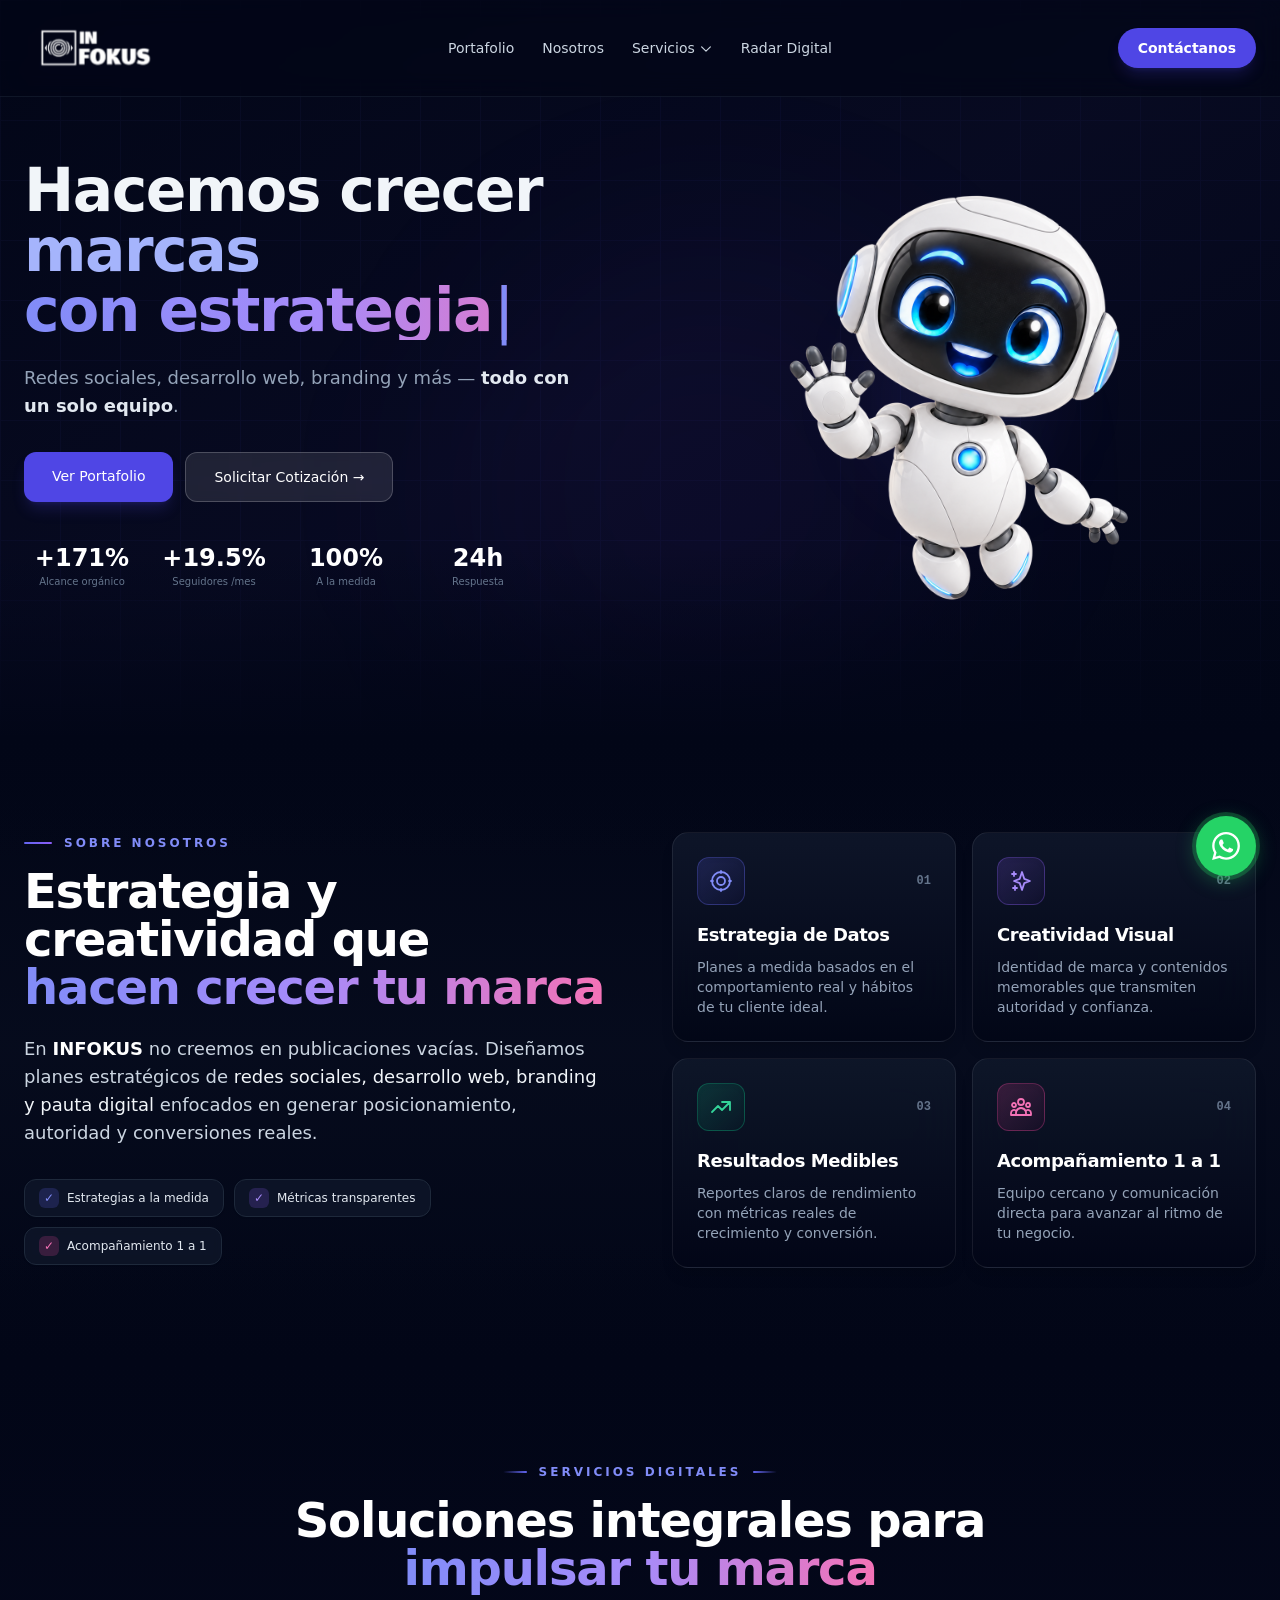
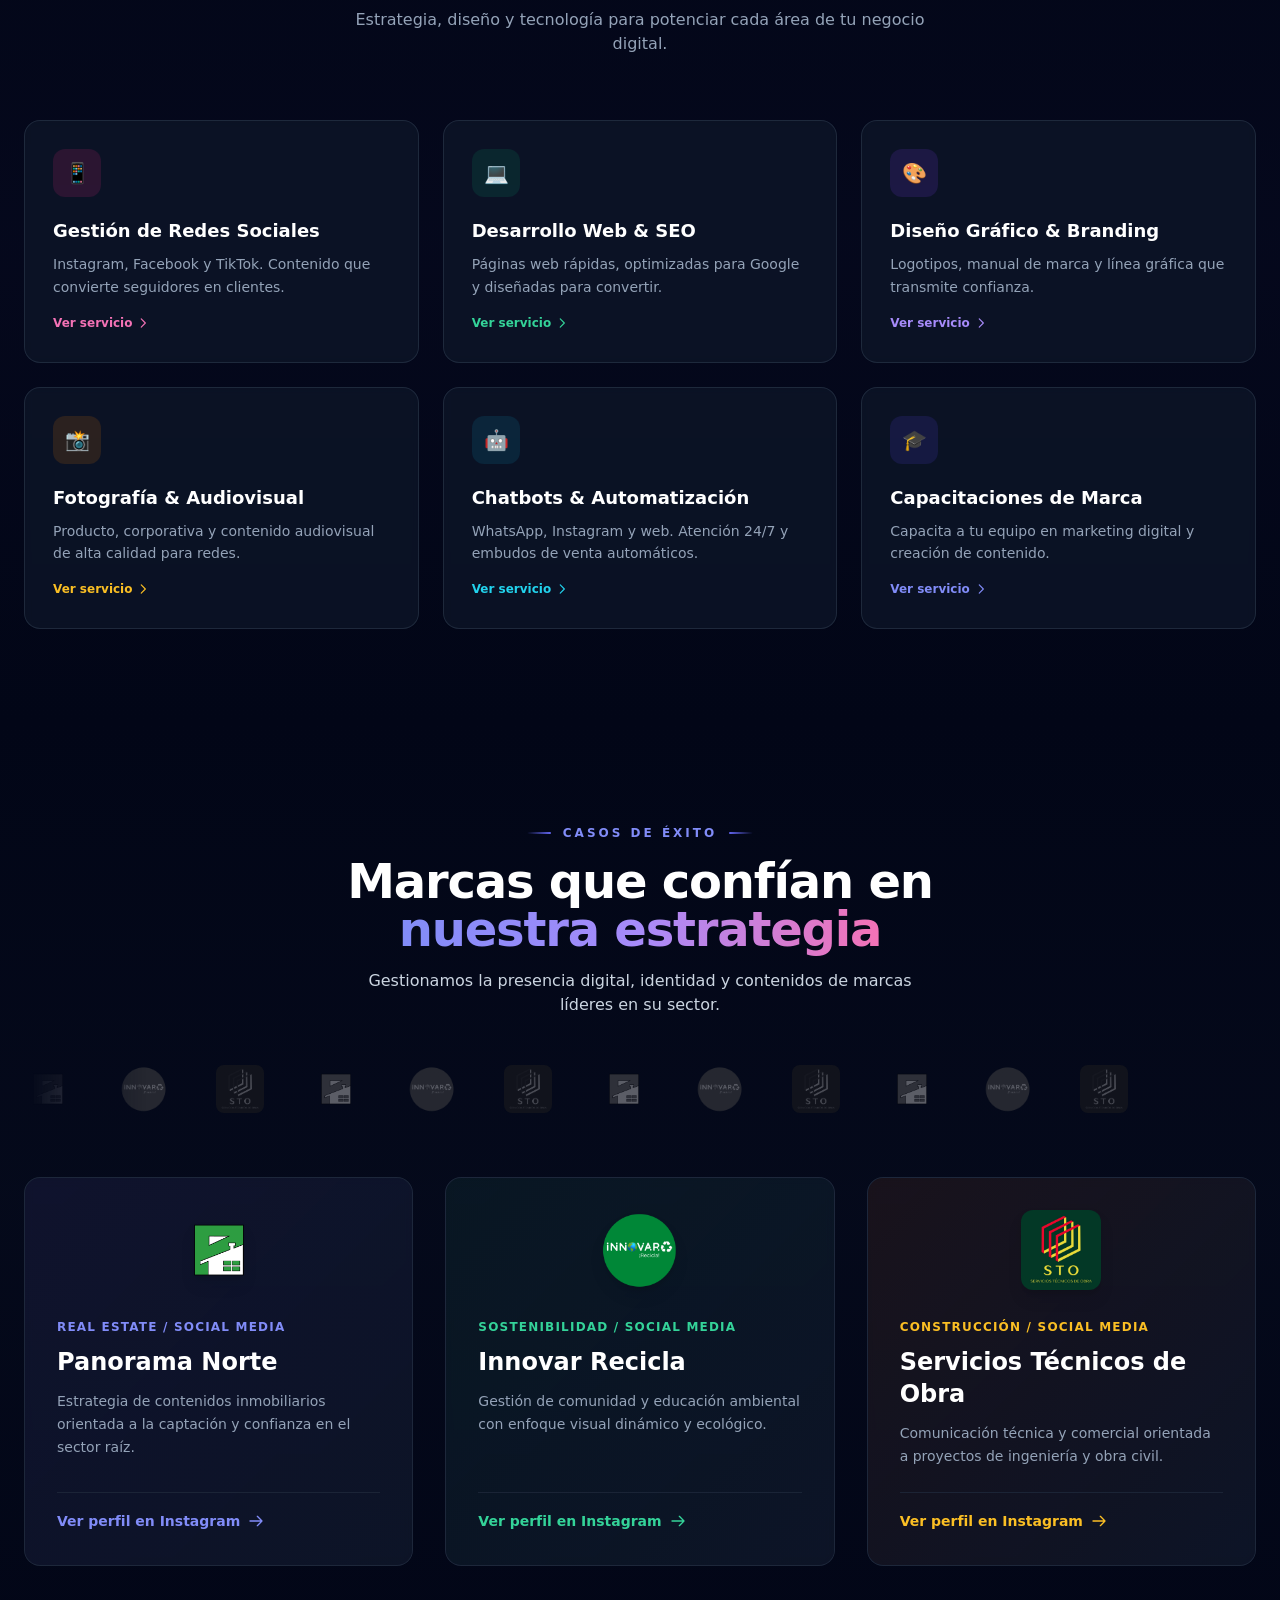
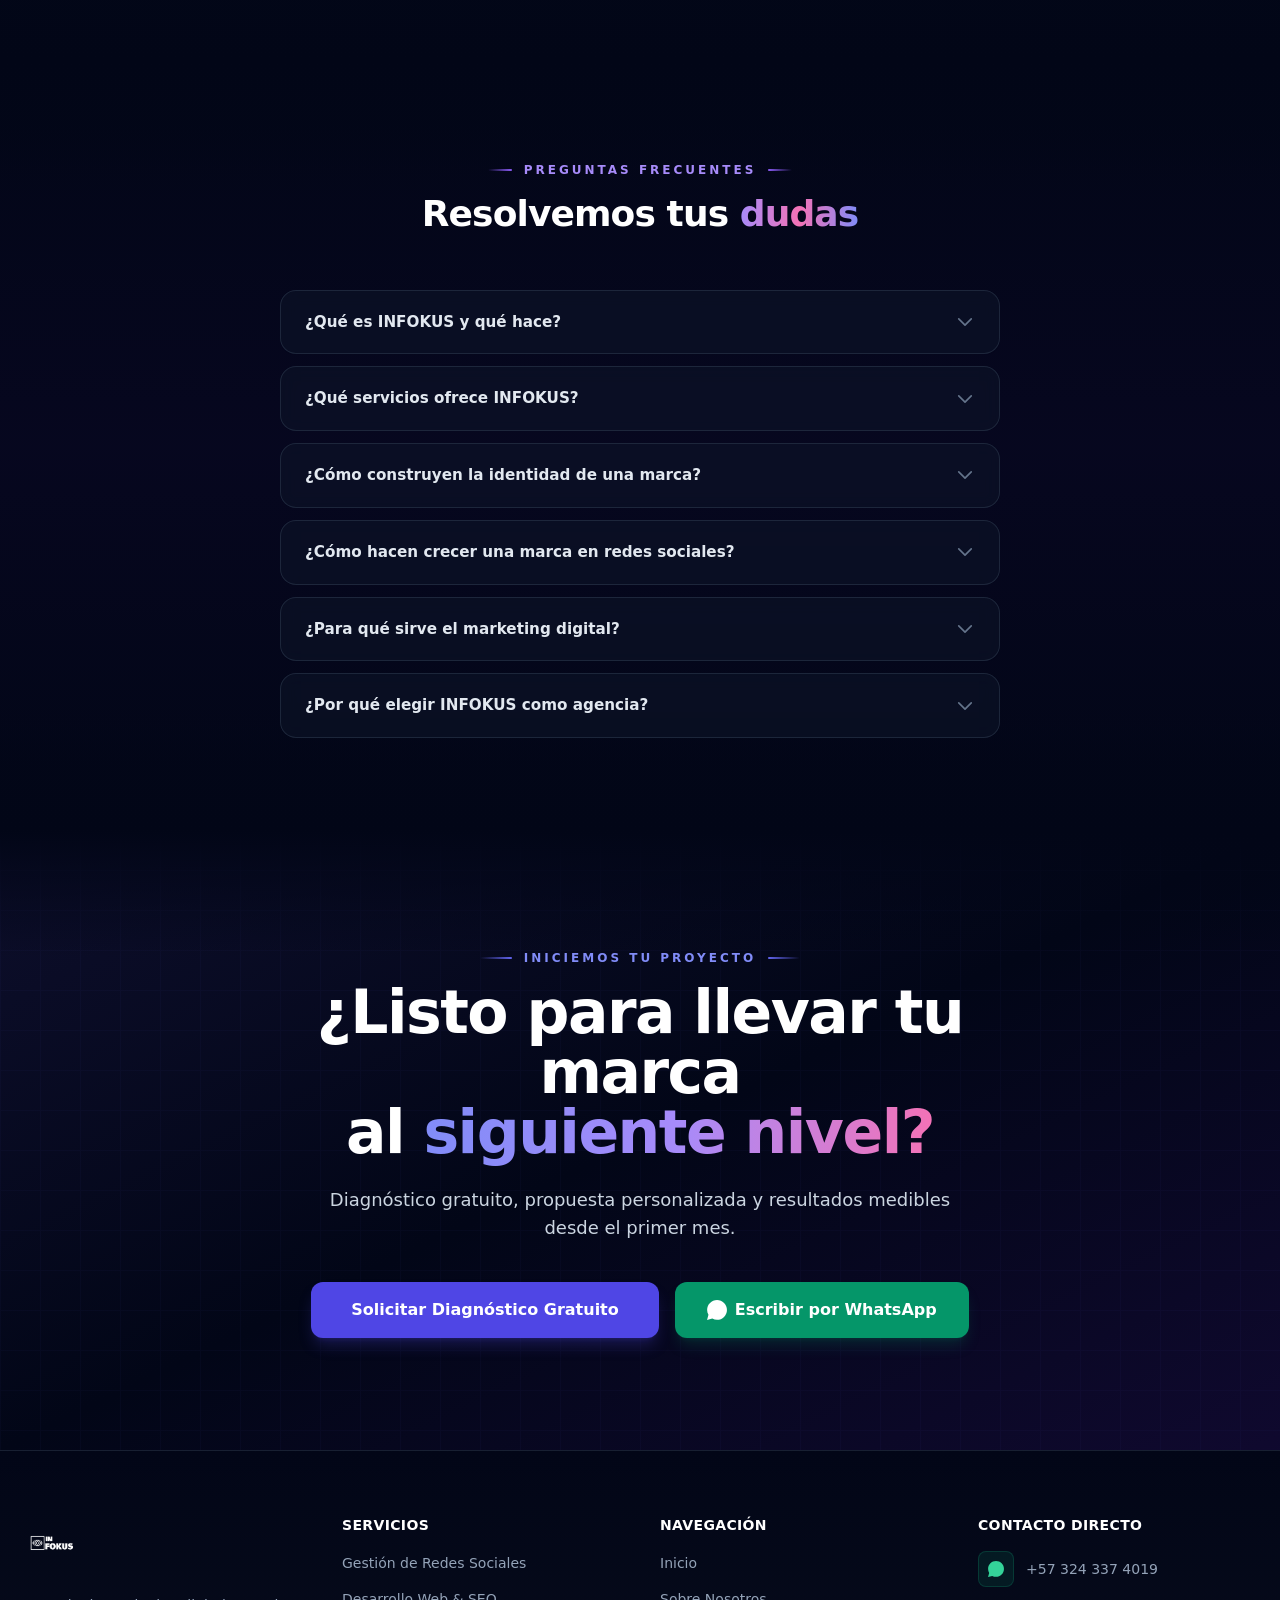
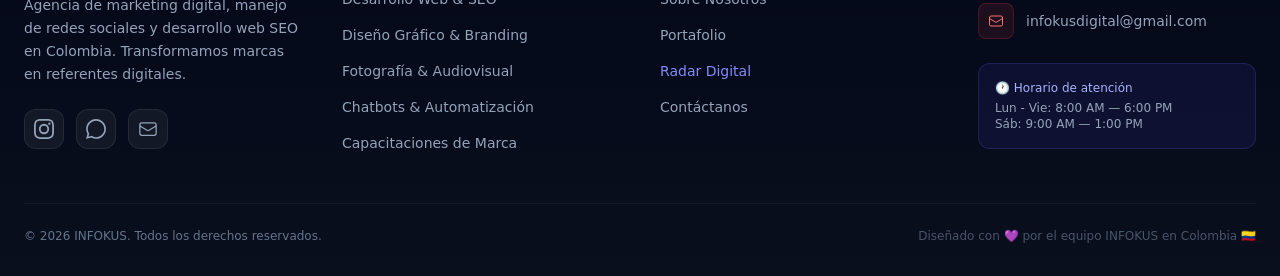
<file: index.html>
<!DOCTYPE html>
<html lang="es" class="scroll-smooth">

<head>
    <meta charset="UTF-8">
    <meta name="viewport" content="width=device-width, initial-scale=1.0">
    <title>INFOKUS | Agencia de Marketing Digital, Manejo de Redes Sociales y Desarrollo Web en Colombia</title>
    <meta name="description"
        content="INFOKUS es la agencia de marketing digital en Colombia especializada en manejo de redes sociales, desarrollo web SEO, branding, fotografía profesional, chatbots y capacitaciones de marca. Hacemos crecer tu negocio con estrategia digital que convierte.">
    <meta name="keywords"
        content="agencia marketing digital Colombia, manejo de redes sociales, gestión redes sociales, community manager, desarrollo web SEO, branding profesional, diseño gráfico, fotografía de producto, chatbots, capacitaciones de marca, social media Colombia, posicionamiento web, páginas web profesionales">
    <meta name="author" content="INFOKUS">
    <meta name="robots" content="index, follow">
    <link rel="canonical" href="https://infokus.co">

    <!-- Open Graph / Facebook -->
    <meta property="og:type" content="website">
    <meta property="og:title" content="INFOKUS | Agencia de Marketing Digital y Manejo de Redes Sociales en Colombia">
    <meta property="og:description"
        content="Hacemos crecer tu marca con estrategia digital: redes sociales, desarrollo web SEO, branding y producción audiovisual. Resultados reales, medibles y escalables.">
    <meta property="og:url" content="https://infokus.co">
    <meta property="og:site_name" content="INFOKUS">
    <meta property="og:locale" content="es_CO">

    <!-- Twitter Card -->
    <meta name="twitter:card" content="summary_large_image">
    <meta name="twitter:title" content="INFOKUS | Agencia de Marketing Digital en Colombia">
    <meta name="twitter:description"
        content="Manejo profesional de redes sociales, desarrollo web SEO y branding para marcas que quieren crecer.">

    <!-- Favicon -->
    <link rel="icon" type="image/png" href="./src/assets/images/infokusojo.png">
    <!-- Tailwind CSS (Local) -->
    <script src="./src/assets/js/tailwind.min.js"></script>
    <link rel="stylesheet" href="./src/assets/css/styles.css">

    <!-- Schema.org: Organización / Negocio Local -->
    <script type="application/ld+json">
    {
        "@context": "https://schema.org",
        "@type": "ProfessionalService",
        "name": "INFOKUS",
        "description": "Agencia de marketing digital en Colombia especializada en manejo de redes sociales, desarrollo web SEO, branding, fotografía profesional, chatbots y capacitaciones de marca.",
        "url": "https://infokus.co",
        "telephone": "+573243374019",
        "email": "infokusdigital@gmail.com",
        "address": { "@type": "PostalAddress", "addressCountry": "CO" },
        "priceRange": "$$",
        "openingHours": "Mo-Fr 08:00-18:00",
        "sameAs": ["https://www.instagram.com/infokus.co/"],
        "contactPoint": { "@type": "ContactPoint", "telephone": "+573243374019", "contactType": "customer service", "availableLanguage": "Spanish" },
        "serviceType": ["Manejo de Redes Sociales", "Marketing Digital", "Desarrollo Web", "SEO", "Diseño Gráfico", "Branding", "Fotografía Profesional", "Chatbots", "Capacitaciones de Marca"]
    }
    </script>
    <!-- Schema.org: FAQ -->
    <script type="application/ld+json">
    {
        "@context": "https://schema.org",
        "@type": "FAQPage",
        "mainEntity": [
            { "@type": "Question", "name": "¿Qué es INFOKUS y qué hace?", "acceptedAnswer": { "@type": "Answer", "text": "INFOKUS es una agencia de marketing digital en Colombia especializada en manejo de redes sociales, desarrollo web SEO, diseño gráfico, branding, fotografía profesional, chatbots y capacitaciones de marca. Ayudamos a las empresas a posicionarse, crecer y convertir en el entorno digital." } },
            { "@type": "Question", "name": "¿Qué servicios ofrece INFOKUS?", "acceptedAnswer": { "@type": "Answer", "text": "Ofrecemos gestión profesional de redes sociales (Instagram, Facebook, TikTok), desarrollo de páginas web con SEO, diseño gráfico y branding, fotografía de producto y corporativa, producción audiovisual, implementación de chatbots, y capacitaciones personalizadas para equipos de marca." } },
            { "@type": "Question", "name": "¿Cómo hacen crecer una marca en redes sociales?", "acceptedAnswer": { "@type": "Answer", "text": "Creamos una estrategia digital personalizada basada en análisis de mercado, competencia y audiencia. Diseñamos contenido visual profesional, implementamos calendarios editoriales, optimizamos cada publicación para el algoritmo de cada plataforma y medimos resultados con reportes mensuales de métricas reales." } },
            { "@type": "Question", "name": "¿Para qué sirve el marketing digital?", "acceptedAnswer": { "@type": "Answer", "text": "El marketing digital permite a tu negocio llegar a clientes potenciales donde pasan la mayor parte de su tiempo: en internet y redes sociales. Aumenta la visibilidad de tu marca, genera confianza, atrae leads cualificados y convierte seguidores en clientes reales con inversiones medibles." } },
            { "@type": "Question", "name": "¿Por qué elegir INFOKUS como agencia de marketing digital?", "acceptedAnswer": { "@type": "Answer", "text": "Porque combinamos estrategia, diseño y tecnología en un solo equipo. Ofrecemos diagnóstico gratuito, propuestas personalizadas sin compromiso, resultados medibles con reportes mensuales y un equipo que conoce el mercado colombiano. Nuestras cuentas gestionadas han logrado multiplicar hasta 2.7x sus visualizaciones en dos meses." } }
        ]
    }
    </script>
</head>

<body class="bg-slate-950 text-slate-100 font-sans antialiased selection:bg-indigo-500 selection:text-white relative">

    <!-- Partículas globales -->
    <div id="particles-global" class="particle-global"></div>

    <!-- Barra de progreso -->
    <div id="read-progress" class="read-progress"></div>

    <!-- ═══════════════════════════════════════
         HEADER / NAVEGACIÓN
         ═══════════════════════════════════════ -->
    <header id="main-header"
        class="fixed top-0 left-0 right-0 z-50 backdrop-blur-md bg-slate-950/60 border-b border-slate-800/50 transition-transform duration-700 ease-in-out">
        <div
            class="max-w-7xl mx-auto px-6 h-24 flex items-center justify-between md:grid md:grid-cols-3 md:justify-items-stretch">
            <!-- Logo -->
            <a href="#" class="flex items-center group md:justify-self-start">
                <img src="./src/assets/images/infokus-logo.png" alt="INFOKUS — Agencia de marketing digital en Colombia"
                    class="max-h-20 w-auto object-contain scale-[1.4] md:scale-[1.8] origin-left">
            </a>

            <!-- Nav Desktop -->
            <nav class="hidden md:flex items-center gap-7 text-sm font-medium text-slate-300 justify-self-center">
                <a href="#portafolio" class="hover:text-indigo-400 transition-colors">Portafolio</a>
                <a href="#nosotros" class="hover:text-indigo-400 transition-colors">Nosotros</a>
                <!-- Dropdown Servicios -->
                <div class="nav-dropdown-trigger">
                    <a href="#servicios" class="hover:text-indigo-400 transition-colors flex items-center gap-1">
                        Servicios
                        <svg class="w-3.5 h-3.5 mt-0.5" fill="none" stroke="currentColor" stroke-width="2"
                            viewBox="0 0 24 24">
                            <path stroke-linecap="round" stroke-linejoin="round" d="m19.5 8.25-7.5 7.5-7.5-7.5" />
                        </svg>
                    </a>
                    <div class="nav-dropdown">
                        <a href="./servicios/redes-sociales.html" class="nav-dropdown-item">
                            <span class="nav-dropdown-icon bg-pink-500/10 text-pink-400">📱</span>
                            <div><span class="text-white font-semibold text-sm">Redes Sociales</span><br><span
                                    class="text-xs text-slate-500">Social Media & Community Manager</span></div>
                        </a>
                        <a href="./servicios/desarrollo-web.html" class="nav-dropdown-item">
                            <span class="nav-dropdown-icon bg-emerald-500/10 text-emerald-400">💻</span>
                            <div><span class="text-white font-semibold text-sm">Desarrollo Web & SEO</span><br><span
                                    class="text-xs text-slate-500">Páginas web optimizadas para Google</span></div>
                        </a>
                        <a href="./servicios/diseno-branding.html" class="nav-dropdown-item">
                            <span class="nav-dropdown-icon bg-violet-500/10 text-violet-400">🎨</span>
                            <div><span class="text-white font-semibold text-sm">Diseño Gráfico &
                                    Branding</span><br><span class="text-xs text-slate-500">Identidad visual
                                    profesional</span></div>
                        </a>
                        <a href="./servicios/fotografia.html" class="nav-dropdown-item">
                            <span class="nav-dropdown-icon bg-amber-500/10 text-amber-400">📸</span>
                            <div><span class="text-white font-semibold text-sm">Fotografía & Audiovisual</span><br><span
                                    class="text-xs text-slate-500">Contenido visual de alta calidad</span></div>
                        </a>
                        <a href="./servicios/chatbots.html" class="nav-dropdown-item">
                            <span class="nav-dropdown-icon bg-cyan-500/10 text-cyan-400">🤖</span>
                            <div><span class="text-white font-semibold text-sm">Chatbots &
                                    Automatización</span><br><span class="text-xs text-slate-500">Atención 24/7 para tu
                                    negocio</span></div>
                        </a>
                        <a href="./servicios/capacitaciones.html" class="nav-dropdown-item">
                            <span class="nav-dropdown-icon bg-indigo-500/10 text-indigo-400">🎓</span>
                            <div><span class="text-white font-semibold text-sm">Capacitaciones de Marca</span><br><span
                                    class="text-xs text-slate-500">Paquetes individuales y grupales</span></div>
                        </a>
                        <a href="./servicios/paquetes.html" class="nav-dropdown-item">
                            <span class="nav-dropdown-icon bg-rose-500/10 text-rose-400">📦</span>
                            <div><span class="text-white font-semibold text-sm">Paquetes Personalizados</span><br><span
                                    class="text-xs text-slate-500">Acompañamiento a la medida</span></div>
                        </a>
                    </div>
                </div>
                <a href="./radar-digital.html" class="hover:text-indigo-400 transition-colors">Radar Digital</a>
            </nav>

            <!-- Botón Contáctanos -->
            <a href="./contactanos.html"
                class="hidden md:inline-flex bg-indigo-600 hover:bg-indigo-500 text-white px-5 py-2.5 rounded-full text-sm font-semibold transition-all shadow-lg shadow-indigo-600/20 justify-self-end">
                Contáctanos
            </a>

            <!-- Hamburguesa Móvil -->
            <button id="mobile-menu-btn" class="md:hidden text-slate-300 hover:text-white p-2" aria-label="Abrir menú">
                <svg class="w-7 h-7" fill="none" stroke="currentColor" viewBox="0 0 24 24">
                    <path stroke-linecap="round" stroke-linejoin="round" stroke-width="2" d="M4 6h16M4 12h16M4 18h16">
                    </path>
                </svg>
            </button>
        </div>

        <!-- Menú Móvil -->
        <nav id="mobile-menu" class="hidden md:hidden border-t border-slate-800 bg-slate-950/95 backdrop-blur-md">
            <div class="max-w-7xl mx-auto px-6 py-4 flex flex-col gap-3">
                <a href="#portafolio"
                    class="text-slate-300 hover:text-indigo-400 font-medium py-2 transition-colors">Portafolio</a>
                <a href="#nosotros"
                    class="text-slate-300 hover:text-indigo-400 font-medium py-2 transition-colors">Nosotros</a>
                <a href="#servicios"
                    class="text-slate-300 hover:text-indigo-400 font-medium py-2 transition-colors">Servicios</a>
                <div class="pl-4 flex flex-col gap-2 border-l border-slate-800">
                    <a href="./servicios/redes-sociales.html"
                        class="text-slate-400 text-sm hover:text-indigo-400 transition-colors">📱 Redes Sociales</a>
                    <a href="./servicios/desarrollo-web.html"
                        class="text-slate-400 text-sm hover:text-indigo-400 transition-colors">💻 Desarrollo Web &
                        SEO</a>
                    <a href="./servicios/diseno-branding.html"
                        class="text-slate-400 text-sm hover:text-indigo-400 transition-colors">🎨 Diseño & Branding</a>
                    <a href="./servicios/fotografia.html"
                        class="text-slate-400 text-sm hover:text-indigo-400 transition-colors">📸 Fotografía &
                        Audiovisual</a>
                    <a href="./servicios/chatbots.html"
                        class="text-slate-400 text-sm hover:text-indigo-400 transition-colors">🤖 Chatbots</a>
                    <a href="./servicios/capacitaciones.html"
                        class="text-slate-400 text-sm hover:text-indigo-400 transition-colors">🎓 Capacitaciones</a>
                    <a href="./servicios/paquetes.html"
                        class="text-slate-400 text-sm hover:text-indigo-400 transition-colors">📦 Paquetes</a>
                </div>
                <a href="./radar-digital.html"
                    class="text-slate-300 hover:text-indigo-400 font-medium py-2 transition-colors">Radar Digital</a>
                <a href="./contactanos.html"
                    class="bg-indigo-600 hover:bg-indigo-500 text-white px-5 py-3 rounded-xl text-sm font-semibold text-center transition-all shadow-lg shadow-indigo-600/20 mt-2">
                    Contáctanos
                </a>
            </div>
        </nav>
    </header>

    <main>
        <!-- ═══════════════════════════════════════
             HERO — TECNOLÓGICO E INTERACTIVO
             ═══════════════════════════════════════ -->
        <section class="relative pt-32 pb-20 md:pt-40 md:pb-28 overflow-hidden">
            <!-- Fondo tecnológico -->
            <div class="absolute inset-0">
                <div class="absolute inset-0 bg-gradient-to-br from-slate-950 via-indigo-950/20 to-slate-950"></div>
                <div class="hero-grid-bg"></div>
                <div class="absolute top-1/4 left-1/4 w-[600px] h-[600px] rounded-full bg-indigo-600/6 blur-[120px] pointer-events-none animate-pulse"
                    style="animation-duration:8s"></div>
                <div class="absolute bottom-0 right-1/4 w-[500px] h-[500px] rounded-full bg-violet-600/5 blur-[100px] pointer-events-none animate-pulse"
                    style="animation-duration:12s"></div>
                <div class="absolute top-1/2 right-0 w-[300px] h-[300px] rounded-full bg-pink-600/4 blur-[80px] pointer-events-none animate-pulse"
                    style="animation-duration:10s"></div>
                <div class="absolute inset-x-0 bottom-0 h-48 bg-gradient-to-t from-slate-950 to-transparent"></div>
            </div>
            <!-- Partículas del hero -->
            <div id="particles-hero" class="absolute inset-0 pointer-events-none overflow-hidden"></div>

            <!-- Contenido: dos columnas -->
            <div class="relative z-10 max-w-7xl mx-auto px-6">
                <div class="grid grid-cols-1 lg:grid-cols-2 gap-8 lg:gap-12 items-start">

                    <!-- Columna Izquierda: Texto -->
                    <div class="text-center lg:text-left order-2 lg:order-1">
                        <h1 class="text-4xl md:text-5xl lg:text-6xl font-extrabold tracking-tight leading-tight">
                            Hacemos crecer <span class="glow-text">marcas</span>
                            <span
                                class="block text-transparent bg-clip-text bg-gradient-to-r from-indigo-400 via-violet-400 to-pink-400"
                                id="hero-typed-text">con estrategia</span>
                        </h1>

                        <p class="mt-6 text-base md:text-lg text-slate-400 max-w-xl mx-auto lg:mx-0 leading-relaxed">
                            Redes sociales, desarrollo web, branding y más — <strong class="text-slate-200">todo con un
                                solo equipo</strong>.
                        </p>

                        <!-- CTAs -->
                        <div class="mt-8 flex flex-col sm:flex-row justify-center lg:justify-start gap-3">
                            <a href="#portafolio"
                                class="cta-shine bg-indigo-600 hover:bg-indigo-500 text-white px-7 py-3.5 rounded-xl font-medium transition-all shadow-lg shadow-indigo-600/20 text-sm">
                                Ver Portafolio
                            </a>
                            <a href="./contactanos.html"
                                class="bg-white/10 hover:bg-white/20 backdrop-blur-sm border border-white/20 text-white px-7 py-3.5 rounded-xl font-medium transition-all text-sm">
                                Solicitar Cotización →
                            </a>
                        </div>

                        <!-- Mini Stats - horizontal compacto -->
                        <div class="mt-10 grid grid-cols-4 gap-4 max-w-lg mx-auto lg:mx-0">
                            <div class="text-center">
                                <div class="text-xl md:text-2xl font-extrabold text-white stat-counter"
                                    data-target="171" data-prefix="+" data-suffix="%">0</div>
                                <div class="text-[10px] text-slate-500 mt-0.5 leading-tight">Alcance orgánico</div>
                            </div>
                            <div class="text-center">
                                <div class="text-xl md:text-2xl font-extrabold text-white stat-counter"
                                    data-target="19.5" data-prefix="+" data-suffix="%">0</div>
                                <div class="text-[10px] text-slate-500 mt-0.5 leading-tight">Seguidores /mes</div>
                            </div>
                            <div class="text-center">
                                <div class="text-xl md:text-2xl font-extrabold text-white stat-counter"
                                    data-target="100" data-suffix="%">0</div>
                                <div class="text-[10px] text-slate-500 mt-0.5 leading-tight">A la medida</div>
                            </div>
                            <div class="text-center">
                                <div class="text-xl md:text-2xl font-extrabold text-white">24h</div>
                                <div class="text-[10px] text-slate-500 mt-0.5 leading-tight">Respuesta</div>
                            </div>
                        </div>
                    </div>

                    <!-- Columna Derecha: Robot Mascota Interactivo -->
                    <div class="order-1 lg:order-2 flex justify-center items-start lg:pt-2" id="robot-container">
                        <div class="robot-wrapper">
                            <!-- Glow detrás del robot -->
                            <div class="robot-glow"></div>

                            <!-- FOKI: imagen de referencia con transparencia y animación por capas -->
                            <div class="robot-3d-scene" id="infokus-robot" role="img"
                                aria-label="FOKI, robot blanco en 3D que flota, saluda con la mano y parpadea">
                                <img src="./src/assets/images/foki-transparent.png" alt="" class="foki-fallback"
                                    width="1254" height="1254">
                            </div>




                            <!-- Service Pills flotantes alrededor del robot -->
                            <div class="robot-floating-pills">
                                <span class="robot-pill robot-pill-1">📱 Redes</span>
                                <span class="robot-pill robot-pill-2">💻 Web</span>
                                <span class="robot-pill robot-pill-3">🎨 Branding</span>
                                <span class="robot-pill robot-pill-4">📸 Foto</span>
                                <span class="robot-pill robot-pill-5">🤖 Bots</span>
                                <span class="robot-pill robot-pill-6">🎓 Aprende</span>
                            </div>
                        </div>
                    </div>

                </div>
            </div>
        </section>

        <!-- ═══════════════════════════════════════
             SOBRE NOSOTROS
             ═══════════════════════════════════════ -->
        <section id="nosotros" class="relative py-24 overflow-hidden -mt-1">
            <div class="absolute inset-0">
                <div class="absolute inset-0 bg-gradient-to-b from-slate-950 via-slate-900/30 to-slate-950"></div>
                <div class="absolute inset-x-0 top-0 h-32 bg-gradient-to-b from-slate-950 to-transparent"></div>
                <div class="absolute inset-x-0 bottom-0 h-32 bg-gradient-to-t from-slate-950 to-transparent"></div>
            </div>
            <div class="relative z-10 max-w-7xl mx-auto px-6">
                <div class="grid grid-cols-1 lg:grid-cols-2 gap-12 lg:gap-16 items-center">

                    <!-- Columna Izquierda: Títulos y Copy -->
                    <div class="fade-up">
                        <div class="flex items-center gap-3 mb-4">
                            <span class="h-0.5 w-7 bg-gradient-to-r from-indigo-500 to-violet-500 rounded-full"></span>
                            <span class="text-xs font-bold uppercase tracking-[0.25em] text-indigo-400">Sobre
                                Nosotros</span>
                        </div>

                        <!-- Título Principal H2 -->
                        <h2
                            class="text-3xl sm:text-4xl lg:text-5xl font-black text-white tracking-tight leading-[1.15]">
                            Estrategia y creatividad que <br class="hidden sm:inline">
                            <span
                                class="text-transparent bg-clip-text bg-gradient-to-r from-indigo-400 via-violet-400 to-pink-400">hacen
                                crecer tu marca</span>
                        </h2>

                        <!-- Párrafo descriptivo -->
                        <p class="mt-6 text-slate-300 leading-relaxed text-base lg:text-lg">
                            En <strong class="text-white font-semibold">INFOKUS</strong> no creemos en publicaciones
                            vacías. Diseñamos planes estratégicos de <span class="text-slate-100 font-medium">redes
                                sociales, desarrollo web, branding y pauta digital</span> enfocados en generar
                            posicionamiento, autoridad y conversiones reales.
                        </p>

                        <!-- Puntos clave con badges modernos -->
                        <div class="mt-8 flex flex-wrap gap-2.5">
                            <div
                                class="inline-flex items-center gap-2 px-3.5 py-2 rounded-xl bg-slate-900/80 border border-slate-800 text-slate-200 text-xs font-medium backdrop-blur-sm shadow-sm hover:border-indigo-500/40 hover:text-white transition-all">
                                <span
                                    class="w-5 h-5 rounded-md bg-indigo-500/20 text-indigo-400 flex items-center justify-center text-xs font-bold">✓</span>
                                <span>Estrategias a la medida</span>
                            </div>
                            <div
                                class="inline-flex items-center gap-2 px-3.5 py-2 rounded-xl bg-slate-900/80 border border-slate-800 text-slate-200 text-xs font-medium backdrop-blur-sm shadow-sm hover:border-violet-500/40 hover:text-white transition-all">
                                <span
                                    class="w-5 h-5 rounded-md bg-violet-500/20 text-violet-400 flex items-center justify-center text-xs font-bold">✓</span>
                                <span>Métricas transparentes</span>
                            </div>
                            <div
                                class="inline-flex items-center gap-2 px-3.5 py-2 rounded-xl bg-slate-900/80 border border-slate-800 text-slate-200 text-xs font-medium backdrop-blur-sm shadow-sm hover:border-pink-500/40 hover:text-white transition-all">
                                <span
                                    class="w-5 h-5 rounded-md bg-pink-500/20 text-pink-400 flex items-center justify-center text-xs font-bold">✓</span>
                                <span>Acompañamiento 1 a 1</span>
                            </div>
                        </div>
                    </div>

                    <!-- Columna Derecha: Tarjetas de Valor -->
                    <div class="fade-up grid grid-cols-1 sm:grid-cols-2 gap-4">
                        <!-- Tarjeta 1: Estrategia -->
                        <div
                            class="group relative p-6 rounded-2xl bg-gradient-to-b from-slate-900/90 to-slate-950/90 backdrop-blur-xl border border-white/[0.08] hover:border-indigo-500/40 transition-all duration-300 hover:translate-y-[-3px] shadow-lg hover:shadow-indigo-500/10">
                            <div class="flex items-center justify-between mb-4">
                                <div
                                    class="w-12 h-12 rounded-xl bg-gradient-to-br from-indigo-500/20 to-indigo-600/5 border border-indigo-500/30 text-indigo-400 flex items-center justify-center shadow-inner group-hover:scale-110 group-hover:border-indigo-400/50 transition-all duration-300">
                                    <svg class="w-6 h-6" fill="none" stroke="currentColor" viewBox="0 0 24 24">
                                        <circle cx="12" cy="12" r="9" stroke-width="1.8"></circle>
                                        <circle cx="12" cy="12" r="4" stroke-width="1.8"></circle>
                                        <path stroke-linecap="round" stroke-linejoin="round" stroke-width="1.8"
                                            d="M12 2v2m0 16v2m10-10h-2M4 12H2"></path>
                                    </svg>
                                </div>
                                <span
                                    class="text-xs font-mono font-bold text-slate-500 group-hover:text-indigo-400 transition-colors">01</span>
                            </div>
                            <h3
                                class="text-base sm:text-lg font-bold text-white tracking-tight group-hover:text-indigo-200 transition-colors">
                                Estrategia de Datos</h3>
                            <p class="text-slate-400 text-xs sm:text-sm mt-2 leading-relaxed">Planes a medida basados en
                                el comportamiento real y hábitos de tu cliente ideal.</p>
                        </div>

                        <!-- Tarjeta 2: Creatividad -->
                        <div
                            class="group relative p-6 rounded-2xl bg-gradient-to-b from-slate-900/90 to-slate-950/90 backdrop-blur-xl border border-white/[0.08] hover:border-violet-500/40 transition-all duration-300 hover:translate-y-[-3px] shadow-lg hover:shadow-violet-500/10">
                            <div class="flex items-center justify-between mb-4">
                                <div
                                    class="w-12 h-12 rounded-xl bg-gradient-to-br from-violet-500/20 to-violet-600/5 border border-violet-500/30 text-violet-400 flex items-center justify-center shadow-inner group-hover:scale-110 group-hover:border-violet-400/50 transition-all duration-300">
                                    <svg class="w-6 h-6" fill="none" stroke="currentColor" viewBox="0 0 24 24">
                                        <path stroke-linecap="round" stroke-linejoin="round" stroke-width="1.8"
                                            d="M5 3v4M3 5h4M6 17v4m-2-2h4m5-16l2.286 6.857L21 12l-5.714 2.143L13 21l-2.286-6.857L5 12l5.714-2.143L13 3z" />
                                    </svg>
                                </div>
                                <span
                                    class="text-xs font-mono font-bold text-slate-500 group-hover:text-violet-400 transition-colors">02</span>
                            </div>
                            <h3
                                class="text-base sm:text-lg font-bold text-white tracking-tight group-hover:text-violet-200 transition-colors">
                                Creatividad Visual</h3>
                            <p class="text-slate-400 text-xs sm:text-sm mt-2 leading-relaxed">Identidad de marca y
                                contenidos memorables que transmiten autoridad y confianza.</p>
                        </div>

                        <!-- Tarjeta 3: Resultados -->
                        <div
                            class="group relative p-6 rounded-2xl bg-gradient-to-b from-slate-900/90 to-slate-950/90 backdrop-blur-xl border border-white/[0.08] hover:border-emerald-500/40 transition-all duration-300 hover:translate-y-[-3px] shadow-lg hover:shadow-emerald-500/10">
                            <div class="flex items-center justify-between mb-4">
                                <div
                                    class="w-12 h-12 rounded-xl bg-gradient-to-br from-emerald-500/20 to-emerald-600/5 border border-emerald-500/30 text-emerald-400 flex items-center justify-center shadow-inner group-hover:scale-110 group-hover:border-emerald-400/50 transition-all duration-300">
                                    <svg class="w-6 h-6" fill="none" stroke="currentColor" viewBox="0 0 24 24">
                                        <path stroke-linecap="round" stroke-linejoin="round" stroke-width="1.8"
                                            d="M13 7h8m0 0v8m0-8l-8 8-4-4-6 6" />
                                    </svg>
                                </div>
                                <span
                                    class="text-xs font-mono font-bold text-slate-500 group-hover:text-emerald-400 transition-colors">03</span>
                            </div>
                            <h3
                                class="text-base sm:text-lg font-bold text-white tracking-tight group-hover:text-emerald-200 transition-colors">
                                Resultados Medibles</h3>
                            <p class="text-slate-400 text-xs sm:text-sm mt-2 leading-relaxed">Reportes claros de
                                rendimiento con métricas reales de crecimiento y conversión.</p>
                        </div>

                        <!-- Tarjeta 4: Acompañamiento -->
                        <div
                            class="group relative p-6 rounded-2xl bg-gradient-to-b from-slate-900/90 to-slate-950/90 backdrop-blur-xl border border-white/[0.08] hover:border-pink-500/40 transition-all duration-300 hover:translate-y-[-3px] shadow-lg hover:shadow-pink-500/10">
                            <div class="flex items-center justify-between mb-4">
                                <div
                                    class="w-12 h-12 rounded-xl bg-gradient-to-br from-pink-500/20 to-pink-600/5 border border-pink-500/30 text-pink-400 flex items-center justify-center shadow-inner group-hover:scale-110 group-hover:border-pink-400/50 transition-all duration-300">
                                    <svg class="w-6 h-6" fill="none" stroke="currentColor" viewBox="0 0 24 24">
                                        <path stroke-linecap="round" stroke-linejoin="round" stroke-width="1.8"
                                            d="M17 20h5v-2a3 3 0 00-5.356-1.857M17 20H7m10 0v-2c0-.656-.126-1.283-.356-1.857M7 20H2v-2a3 3 0 015.356-1.857M7 20v-2c0-.656.126-1.283.356-1.857m0 0a5.002 5.002 0 019.288 0M15 7a3 3 0 11-6 0 3 3 0 016 0zm6 3a2 2 0 11-4 0 2 2 0 014 0zM7 10a2 2 0 11-4 0 2 2 0 014 0z" />
                                    </svg>
                                </div>
                                <span
                                    class="text-xs font-mono font-bold text-slate-500 group-hover:text-pink-400 transition-colors">04</span>
                            </div>
                            <h3
                                class="text-base sm:text-lg font-bold text-white tracking-tight group-hover:text-pink-200 transition-colors">
                                Acompañamiento 1 a 1</h3>
                            <p class="text-slate-400 text-xs sm:text-sm mt-2 leading-relaxed">Equipo cercano y
                                comunicación directa para avanzar al ritmo de tu negocio.</p>
                        </div>
                    </div>

                </div>
            </div>
        </section>

        <!-- ═══════════════════════════════════════
             SERVICIOS
             ═══════════════════════════════════════ -->
        <section id="servicios" class="relative py-24 overflow-hidden -mt-1">
            <div class="absolute inset-0">
                <div class="absolute inset-0 bg-gradient-to-b from-slate-950 via-indigo-950/10 to-slate-950"></div>
                <div class="absolute inset-x-0 top-0 h-32 bg-gradient-to-b from-slate-950 to-transparent"></div>
                <div class="absolute inset-x-0 bottom-0 h-32 bg-gradient-to-t from-slate-950 to-transparent"></div>
            </div>
            <div class="relative z-10 max-w-7xl mx-auto px-6">
                <div class="text-center max-w-3xl mx-auto mb-16 fade-up">
                    <div class="inline-flex items-center justify-center gap-3 mb-4">
                        <span class="h-0.5 w-6 bg-gradient-to-r from-transparent to-indigo-500 rounded-full"></span>
                        <span class="text-xs font-bold uppercase tracking-[0.25em] text-indigo-400">Servicios
                            Digitales</span>
                        <span class="h-0.5 w-6 bg-gradient-to-l from-transparent to-indigo-500 rounded-full"></span>
                    </div>
                    <h2 class="text-3xl sm:text-4xl lg:text-5xl font-extrabold text-white tracking-tight leading-tight">
                        Soluciones integrales para <br class="hidden sm:inline">
                        <span
                            class="text-transparent bg-clip-text bg-gradient-to-r from-indigo-400 via-violet-400 to-pink-400">impulsar
                            tu marca</span>
                    </h2>
                    <p class="mt-4 text-slate-400 text-sm sm:text-base max-w-xl mx-auto">Estrategia, diseño y tecnología
                        para potenciar cada área de tu negocio digital.</p>
                </div>
                <div class="grid grid-cols-1 md:grid-cols-2 lg:grid-cols-3 gap-6">
                    <!-- Redes Sociales -->
                    <a href="./servicios/redes-sociales.html"
                        class="group p-7 rounded-2xl bg-slate-900/70 backdrop-blur-sm border border-slate-700/50 hover:border-pink-500/50 transition-all duration-300 hover:translate-y-[-4px] fade-up block">
                        <div
                            class="w-12 h-12 rounded-xl bg-pink-600/15 text-pink-400 flex items-center justify-center mb-5 group-hover:scale-110 transition-transform text-xl">
                            📱</div>
                        <h3 class="text-lg font-bold text-white mb-2">Gestión de Redes Sociales</h3>
                        <p class="text-slate-400 text-sm leading-relaxed">Instagram, Facebook y TikTok. Contenido que
                            convierte seguidores en clientes.</p>
                        <span
                            class="inline-flex items-center gap-1 text-pink-400 text-xs font-semibold mt-4 group-hover:gap-2 transition-all">Ver
                            servicio <svg class="w-3.5 h-3.5" fill="none" stroke="currentColor" viewBox="0 0 24 24">
                                <path stroke-linecap="round" stroke-linejoin="round" stroke-width="2"
                                    d="M9 5l7 7-7 7" />
                            </svg></span>
                    </a>
                    <!-- Desarrollo Web -->
                    <a href="./servicios/desarrollo-web.html"
                        class="group p-7 rounded-2xl bg-slate-900/70 backdrop-blur-sm border border-slate-700/50 hover:border-emerald-500/50 transition-all duration-300 hover:translate-y-[-4px] fade-up block">
                        <div
                            class="w-12 h-12 rounded-xl bg-emerald-600/15 text-emerald-400 flex items-center justify-center mb-5 group-hover:scale-110 transition-transform text-xl">
                            💻</div>
                        <h3 class="text-lg font-bold text-white mb-2">Desarrollo Web &amp; SEO</h3>
                        <p class="text-slate-400 text-sm leading-relaxed">Páginas web rápidas, optimizadas para Google y
                            diseñadas para convertir.</p>
                        <span
                            class="inline-flex items-center gap-1 text-emerald-400 text-xs font-semibold mt-4 group-hover:gap-2 transition-all">Ver
                            servicio <svg class="w-3.5 h-3.5" fill="none" stroke="currentColor" viewBox="0 0 24 24">
                                <path stroke-linecap="round" stroke-linejoin="round" stroke-width="2"
                                    d="M9 5l7 7-7 7" />
                            </svg></span>
                    </a>
                    <!-- Diseño & Branding -->
                    <a href="./servicios/diseno-branding.html"
                        class="group p-7 rounded-2xl bg-slate-900/70 backdrop-blur-sm border border-slate-700/50 hover:border-violet-500/50 transition-all duration-300 hover:translate-y-[-4px] fade-up block">
                        <div
                            class="w-12 h-12 rounded-xl bg-violet-600/15 text-violet-400 flex items-center justify-center mb-5 group-hover:scale-110 transition-transform text-xl">
                            🎨</div>
                        <h3 class="text-lg font-bold text-white mb-2">Diseño Gráfico &amp; Branding</h3>
                        <p class="text-slate-400 text-sm leading-relaxed">Logotipos, manual de marca y línea gráfica que
                            transmite confianza.</p>
                        <span
                            class="inline-flex items-center gap-1 text-violet-400 text-xs font-semibold mt-4 group-hover:gap-2 transition-all">Ver
                            servicio <svg class="w-3.5 h-3.5" fill="none" stroke="currentColor" viewBox="0 0 24 24">
                                <path stroke-linecap="round" stroke-linejoin="round" stroke-width="2"
                                    d="M9 5l7 7-7 7" />
                            </svg></span>
                    </a>
                    <!-- Fotografía -->
                    <a href="./servicios/fotografia.html"
                        class="group p-7 rounded-2xl bg-slate-900/70 backdrop-blur-sm border border-slate-700/50 hover:border-amber-500/50 transition-all duration-300 hover:translate-y-[-4px] fade-up block">
                        <div
                            class="w-12 h-12 rounded-xl bg-amber-600/15 text-amber-400 flex items-center justify-center mb-5 group-hover:scale-110 transition-transform text-xl">
                            📸</div>
                        <h3 class="text-lg font-bold text-white mb-2">Fotografía &amp; Audiovisual</h3>
                        <p class="text-slate-400 text-sm leading-relaxed">Producto, corporativa y contenido audiovisual
                            de alta calidad para redes.</p>
                        <span
                            class="inline-flex items-center gap-1 text-amber-400 text-xs font-semibold mt-4 group-hover:gap-2 transition-all">Ver
                            servicio <svg class="w-3.5 h-3.5" fill="none" stroke="currentColor" viewBox="0 0 24 24">
                                <path stroke-linecap="round" stroke-linejoin="round" stroke-width="2"
                                    d="M9 5l7 7-7 7" />
                            </svg></span>
                    </a>
                    <!-- Chatbots -->
                    <a href="./servicios/chatbots.html"
                        class="group p-7 rounded-2xl bg-slate-900/70 backdrop-blur-sm border border-slate-700/50 hover:border-cyan-500/50 transition-all duration-300 hover:translate-y-[-4px] fade-up block">
                        <div
                            class="w-12 h-12 rounded-xl bg-cyan-600/15 text-cyan-400 flex items-center justify-center mb-5 group-hover:scale-110 transition-transform text-xl">
                            🤖</div>
                        <h3 class="text-lg font-bold text-white mb-2">Chatbots &amp; Automatización</h3>
                        <p class="text-slate-400 text-sm leading-relaxed">WhatsApp, Instagram y web. Atención 24/7 y
                            embudos de venta automáticos.</p>
                        <span
                            class="inline-flex items-center gap-1 text-cyan-400 text-xs font-semibold mt-4 group-hover:gap-2 transition-all">Ver
                            servicio <svg class="w-3.5 h-3.5" fill="none" stroke="currentColor" viewBox="0 0 24 24">
                                <path stroke-linecap="round" stroke-linejoin="round" stroke-width="2"
                                    d="M9 5l7 7-7 7" />
                            </svg></span>
                    </a>
                    <!-- Capacitaciones -->
                    <a href="./servicios/capacitaciones.html"
                        class="group p-7 rounded-2xl bg-slate-900/70 backdrop-blur-sm border border-slate-700/50 hover:border-indigo-500/50 transition-all duration-300 hover:translate-y-[-4px] fade-up block">
                        <div
                            class="w-12 h-12 rounded-xl bg-indigo-600/15 text-indigo-400 flex items-center justify-center mb-5 group-hover:scale-110 transition-transform text-xl">
                            🎓</div>
                        <h3 class="text-lg font-bold text-white mb-2">Capacitaciones de Marca</h3>
                        <p class="text-slate-400 text-sm leading-relaxed">Capacita a tu equipo en marketing digital y
                            creación de contenido.</p>
                        <span
                            class="inline-flex items-center gap-1 text-indigo-400 text-xs font-semibold mt-4 group-hover:gap-2 transition-all">Ver
                            servicio <svg class="w-3.5 h-3.5" fill="none" stroke="currentColor" viewBox="0 0 24 24">
                                <path stroke-linecap="round" stroke-linejoin="round" stroke-width="2"
                                    d="M9 5l7 7-7 7" />
                            </svg></span>
                    </a>
                </div>
            </div>
        </section>

        <!-- ═══════════════════════════════════════
             PORTAFOLIO / CLIENTES — MARQUEE
             ═══════════════════════════════════════ -->
        <section id="portafolio" class="relative py-24 overflow-hidden -mt-1">
            <div class="absolute inset-0">
                <div class="absolute inset-0 bg-gradient-to-b from-slate-950 via-slate-900/20 to-slate-950"></div>
                <div class="absolute inset-x-0 top-0 h-32 bg-gradient-to-b from-slate-950 to-transparent"></div>
                <div class="absolute inset-x-0 bottom-0 h-32 bg-gradient-to-t from-slate-950 to-transparent"></div>
            </div>
            <div class="relative z-10 max-w-7xl mx-auto px-6">
                <div class="text-center max-w-3xl mx-auto mb-12 fade-up">
                    <div class="inline-flex items-center justify-center gap-3 mb-4">
                        <span class="h-0.5 w-6 bg-gradient-to-r from-transparent to-indigo-500 rounded-full"></span>
                        <span class="text-xs font-bold uppercase tracking-[0.25em] text-indigo-400">Casos de
                            Éxito</span>
                        <span class="h-0.5 w-6 bg-gradient-to-l from-transparent to-indigo-500 rounded-full"></span>
                    </div>
                    <h2 class="text-3xl sm:text-4xl lg:text-5xl font-extrabold text-white tracking-tight leading-tight">
                        Marcas que confían en <br class="hidden sm:inline">
                        <span
                            class="text-transparent bg-clip-text bg-gradient-to-r from-indigo-400 via-violet-400 to-pink-400">nuestra
                            estrategia</span>
                    </h2>
                    <p class="mt-4 text-slate-300 text-sm sm:text-base max-w-xl mx-auto">Gestionamos la presencia
                        digital, identidad y contenidos de marcas líderes en su sector.</p>
                </div>

                <!-- Logo Marquee -->
                <div class="marquee-container mb-16 fade-up">
                    <div class="marquee-track" id="logo-marquee">
                        <img src="./src/assets/images/panorama-logo.png" alt="Panorama Norte" class="marquee-logo">
                        <img src="./src/assets/images/innovar-logo.png" alt="Innovar Recicla" class="marquee-logo">
                        <img src="./src/assets/images/obra-logo.jpg" alt="Servicios Técnicos de Obra"
                            class="marquee-logo rounded-lg">
                        <img src="./src/assets/images/panorama-logo.png" alt="Panorama Norte" class="marquee-logo">
                        <img src="./src/assets/images/innovar-logo.png" alt="Innovar Recicla" class="marquee-logo">
                        <img src="./src/assets/images/obra-logo.jpg" alt="Servicios Técnicos de Obra"
                            class="marquee-logo rounded-lg">
                        <!-- Duplicados para scroll infinito -->
                        <img src="./src/assets/images/panorama-logo.png" alt="Panorama Norte" class="marquee-logo">
                        <img src="./src/assets/images/innovar-logo.png" alt="Innovar Recicla" class="marquee-logo">
                        <img src="./src/assets/images/obra-logo.jpg" alt="Servicios Técnicos de Obra"
                            class="marquee-logo rounded-lg">
                        <img src="./src/assets/images/panorama-logo.png" alt="Panorama Norte" class="marquee-logo">
                        <img src="./src/assets/images/innovar-logo.png" alt="Innovar Recicla" class="marquee-logo">
                        <img src="./src/assets/images/obra-logo.jpg" alt="Servicios Técnicos de Obra"
                            class="marquee-logo rounded-lg">
                    </div>
                </div>

                <!-- Brand Cards -->
                <div class="grid grid-cols-1 md:grid-cols-3 gap-8">
                    <!-- Panorama Norte -->
                    <div
                        class="group relative rounded-2xl overflow-hidden bg-slate-900/60 backdrop-blur-sm border border-slate-700/50 hover:border-indigo-500/50 transition-all duration-300 flex flex-col justify-between p-8 fade-up">
                        <div
                            class="absolute inset-0 bg-gradient-to-br from-indigo-950/40 to-slate-900 opacity-60 group-hover:scale-105 transition-transform duration-500">
                        </div>
                        <div class="relative z-10">
                            <div class="h-20 mb-6 flex items-center justify-center">
                                <img src="./src/assets/images/panorama-logo.png" alt="Logo Arrendamiento Panorama Norte"
                                    class="h-full max-w-[160px] w-auto object-contain drop-shadow-lg">
                            </div>
                            <span class="text-xs font-bold uppercase tracking-widest text-indigo-400">Real Estate /
                                Social Media</span>
                            <h3 class="text-2xl font-bold text-white mt-2 mb-3">Panorama Norte</h3>
                            <p class="text-slate-400 text-sm leading-relaxed mb-6">Estrategia de contenidos
                                inmobiliarios orientada a la captación y confianza en el sector raíz.</p>
                        </div>
                        <div class="relative z-10 pt-4 border-t border-slate-800/80">
                            <a href="https://www.instagram.com/arrendamientopanoramanorte/" target="_blank"
                                rel="noopener noreferrer"
                                class="inline-flex items-center gap-2 text-sm font-semibold text-indigo-400 hover:text-indigo-300 transition-colors">
                                Ver perfil en Instagram
                                <svg class="w-4 h-4" fill="none" stroke="currentColor" viewBox="0 0 24 24">
                                    <path stroke-linecap="round" stroke-linejoin="round" stroke-width="2"
                                        d="M14 5l7 7m0 0l-7 7m7-7H3"></path>
                                </svg>
                            </a>
                        </div>
                    </div>
                    <!-- Innovar Recicla -->
                    <div
                        class="group relative rounded-2xl overflow-hidden bg-slate-900/60 backdrop-blur-sm border border-slate-700/50 hover:border-emerald-500/50 transition-all duration-300 flex flex-col justify-between p-8 fade-up">
                        <div
                            class="absolute inset-0 bg-gradient-to-br from-emerald-950/40 to-slate-900 opacity-60 group-hover:scale-105 transition-transform duration-500">
                        </div>
                        <div class="relative z-10">
                            <div class="h-20 mb-6 flex items-center justify-center">
                                <img src="./src/assets/images/innovar-logo.png" alt="Logo Innovar Recicla"
                                    class="h-full max-w-[160px] w-auto object-contain drop-shadow-lg">
                            </div>
                            <span class="text-xs font-bold uppercase tracking-widest text-emerald-400">Sostenibilidad /
                                Social Media</span>
                            <h3 class="text-2xl font-bold text-white mt-2 mb-3">Innovar Recicla</h3>
                            <p class="text-slate-400 text-sm leading-relaxed mb-6">Gestión de comunidad y educación
                                ambiental con enfoque visual dinámico y ecológico.</p>
                        </div>
                        <div class="relative z-10 pt-4 border-t border-slate-800/80">
                            <a href="https://www.instagram.com/innovarrecicla/" target="_blank"
                                rel="noopener noreferrer"
                                class="inline-flex items-center gap-2 text-sm font-semibold text-emerald-400 hover:text-emerald-300 transition-colors">
                                Ver perfil en Instagram
                                <svg class="w-4 h-4" fill="none" stroke="currentColor" viewBox="0 0 24 24">
                                    <path stroke-linecap="round" stroke-linejoin="round" stroke-width="2"
                                        d="M14 5l7 7m0 0l-7 7m7-7H3"></path>
                                </svg>
                            </a>
                        </div>
                    </div>
                    <!-- Servicios Técnicos de Obra -->
                    <div
                        class="group relative rounded-2xl overflow-hidden bg-slate-900/60 backdrop-blur-sm border border-slate-700/50 hover:border-amber-500/50 transition-all duration-300 flex flex-col justify-between p-8 fade-up">
                        <div
                            class="absolute inset-0 bg-gradient-to-br from-amber-950/40 to-slate-900 opacity-60 group-hover:scale-105 transition-transform duration-500">
                        </div>
                        <div class="relative z-10">
                            <div class="h-20 mb-6 flex items-center justify-center">
                                <img src="./src/assets/images/obra-logo.jpg" alt="Logo Servicios Técnicos de Obra"
                                    class="h-full max-w-[160px] w-auto object-contain rounded-xl drop-shadow-lg">
                            </div>
                            <span class="text-xs font-bold uppercase tracking-widest text-amber-400">Construcción /
                                Social Media</span>
                            <h3 class="text-2xl font-bold text-white mt-2 mb-3">Servicios Técnicos de Obra</h3>
                            <p class="text-slate-400 text-sm leading-relaxed mb-6">Comunicación técnica y comercial
                                orientada a proyectos de ingeniería y obra civil.</p>
                        </div>
                        <div class="relative z-10 pt-4 border-t border-slate-800/80">
                            <a href="https://www.instagram.com/sto_serviciostecnicosdeobra/" target="_blank"
                                rel="noopener noreferrer"
                                class="inline-flex items-center gap-2 text-sm font-semibold text-amber-400 hover:text-amber-300 transition-colors">
                                Ver perfil en Instagram
                                <svg class="w-4 h-4" fill="none" stroke="currentColor" viewBox="0 0 24 24">
                                    <path stroke-linecap="round" stroke-linejoin="round" stroke-width="2"
                                        d="M14 5l7 7m0 0l-7 7m7-7H3"></path>
                                </svg>
                            </a>
                        </div>
                    </div>
                </div>
            </div>
        </section>

        <!-- ═══════════════════════════════════════
             FAQ — PREGUNTAS FRECUENTES
             ═══════════════════════════════════════ -->
        <section id="faq" class="relative py-24 overflow-hidden -mt-1">
            <div class="absolute inset-0">
                <div class="absolute inset-0 bg-gradient-to-b from-slate-950 via-violet-950/10 to-slate-950"></div>
                <div class="absolute inset-x-0 top-0 h-32 bg-gradient-to-b from-slate-950 to-transparent"></div>
                <div class="absolute inset-x-0 bottom-0 h-32 bg-gradient-to-t from-slate-950 to-transparent"></div>
            </div>
            <div class="relative z-10 max-w-3xl mx-auto px-6">
                <div class="text-center mb-14 fade-up">
                    <div class="inline-flex items-center justify-center gap-3 mb-4">
                        <span class="h-0.5 w-6 bg-gradient-to-r from-transparent to-violet-500 rounded-full"></span>
                        <span class="text-xs font-bold uppercase tracking-[0.25em] text-violet-400">Preguntas
                            Frecuentes</span>
                        <span class="h-0.5 w-6 bg-gradient-to-l from-transparent to-violet-500 rounded-full"></span>
                    </div>
                    <h2 class="text-3xl sm:text-4xl font-extrabold text-white tracking-tight leading-tight">
                        Resolvemos tus <span
                            class="text-transparent bg-clip-text bg-gradient-to-r from-violet-400 via-pink-400 to-indigo-400">dudas</span>
                    </h2>
                </div>
                <div class="space-y-3" id="faq-container">
                    <div class="faq-item fade-up">
                        <button class="faq-question">¿Qué es INFOKUS y qué hace?<svg class="faq-chevron" fill="none"
                                stroke="currentColor" stroke-width="2" viewBox="0 0 24 24">
                                <path stroke-linecap="round" stroke-linejoin="round" d="m19.5 8.25-7.5 7.5-7.5-7.5" />
                            </svg></button>
                        <div class="faq-answer">
                            <div class="faq-answer-inner">INFOKUS es una <strong class="text-slate-200">agencia de
                                    marketing digital en Colombia</strong> especializada en manejo de redes sociales,
                                desarrollo web SEO, diseño gráfico, branding, fotografía profesional, chatbots y
                                capacitaciones de marca. Ayudamos a las empresas a posicionarse, crecer y convertir en
                                el entorno digital.</div>
                        </div>
                    </div>
                    <div class="faq-item fade-up">
                        <button class="faq-question">¿Qué servicios ofrece INFOKUS?<svg class="faq-chevron" fill="none"
                                stroke="currentColor" stroke-width="2" viewBox="0 0 24 24">
                                <path stroke-linecap="round" stroke-linejoin="round" d="m19.5 8.25-7.5 7.5-7.5-7.5" />
                            </svg></button>
                        <div class="faq-answer">
                            <div class="faq-answer-inner">Ofrecemos <strong class="text-slate-200">gestión profesional
                                    de redes sociales</strong> (Instagram, Facebook, TikTok), desarrollo de páginas web
                                con SEO, diseño gráfico y branding, fotografía de producto y corporativa, producción
                                audiovisual, implementación de chatbots, y capacitaciones personalizadas para equipos de
                                marca.</div>
                        </div>
                    </div>
                    <div class="faq-item fade-up">
                        <button class="faq-question">¿Cómo construyen la identidad de una marca?<svg class="faq-chevron"
                                fill="none" stroke="currentColor" stroke-width="2" viewBox="0 0 24 24">
                                <path stroke-linecap="round" stroke-linejoin="round" d="m19.5 8.25-7.5 7.5-7.5-7.5" />
                            </svg></button>
                        <div class="faq-answer">
                            <div class="faq-answer-inner">Iniciamos con un diagnóstico profundo de tu negocio, tu
                                competencia y tu audiencia. A partir de ahí diseñamos la identidad visual (logotipo,
                                paleta, tipografía), definimos la voz de marca y creamos todo el sistema gráfico — desde
                                el manual de marca hasta las piezas para redes sociales y materiales impresos.</div>
                        </div>
                    </div>
                    <div class="faq-item fade-up">
                        <button class="faq-question">¿Cómo hacen crecer una marca en redes sociales?<svg
                                class="faq-chevron" fill="none" stroke="currentColor" stroke-width="2"
                                viewBox="0 0 24 24">
                                <path stroke-linecap="round" stroke-linejoin="round" d="m19.5 8.25-7.5 7.5-7.5-7.5" />
                            </svg></button>
                        <div class="faq-answer">
                            <div class="faq-answer-inner">Creamos una <strong class="text-slate-200">estrategia digital
                                    personalizada</strong> basada en análisis de mercado, competencia y audiencia.
                                Diseñamos contenido visual profesional, implementamos calendarios editoriales,
                                optimizamos cada publicación para el algoritmo de cada plataforma y medimos resultados
                                con reportes mensuales de métricas reales.</div>
                        </div>
                    </div>
                    <div class="faq-item fade-up">
                        <button class="faq-question">¿Para qué sirve el marketing digital?<svg class="faq-chevron"
                                fill="none" stroke="currentColor" stroke-width="2" viewBox="0 0 24 24">
                                <path stroke-linecap="round" stroke-linejoin="round" d="m19.5 8.25-7.5 7.5-7.5-7.5" />
                            </svg></button>
                        <div class="faq-answer">
                            <div class="faq-answer-inner">El marketing digital permite a tu negocio llegar a clientes
                                potenciales donde pasan la mayor parte de su tiempo: en internet y redes sociales.
                                Aumenta la visibilidad de tu marca, genera confianza, atrae leads cualificados y <strong
                                    class="text-slate-200">convierte seguidores en clientes reales</strong> con
                                inversiones medibles.</div>
                        </div>
                    </div>
                    <div class="faq-item fade-up">
                        <button class="faq-question">¿Por qué elegir INFOKUS como agencia?<svg class="faq-chevron"
                                fill="none" stroke="currentColor" stroke-width="2" viewBox="0 0 24 24">
                                <path stroke-linecap="round" stroke-linejoin="round" d="m19.5 8.25-7.5 7.5-7.5-7.5" />
                            </svg></button>
                        <div class="faq-answer">
                            <div class="faq-answer-inner">Porque combinamos estrategia, diseño y tecnología en un solo
                                equipo. Ofrecemos <strong class="text-slate-200">diagnóstico gratuito</strong>,
                                propuestas personalizadas sin compromiso, resultados medibles con reportes mensuales y
                                un equipo que conoce el mercado colombiano. Nuestras cuentas gestionadas han logrado
                                multiplicar hasta 2.7x sus visualizaciones en dos meses.</div>
                        </div>
                    </div>
                </div>
            </div>
        </section>

        <!-- ═══════════════════════════════════════
             CTA FINAL
             ═══════════════════════════════════════ -->
        <section class="relative py-28 overflow-hidden -mt-1">
            <div class="absolute inset-0">
                <div class="absolute inset-0 bg-gradient-to-br from-indigo-950/40 via-slate-950 to-violet-950/30"></div>
                <div class="absolute inset-0 opacity-[0.03]"
                    style="background-image:linear-gradient(rgba(99,102,241,1) 1px,transparent 1px),linear-gradient(90deg,rgba(99,102,241,1) 1px,transparent 1px);background-size:40px 40px">
                </div>
                <div
                    class="absolute top-0 left-1/2 -translate-x-1/2 w-[700px] h-[700px] rounded-full bg-indigo-600/8 blur-[150px] pointer-events-none">
                </div>
                <div class="absolute inset-x-0 top-0 h-32 bg-gradient-to-b from-slate-950 to-transparent"></div>
            </div>
            <div class="relative z-10 max-w-4xl mx-auto px-6 text-center fade-up">
                <div class="inline-flex items-center justify-center gap-3 mb-4">
                    <span class="h-0.5 w-8 bg-gradient-to-r from-transparent to-indigo-500 rounded-full"></span>
                    <span class="text-xs font-bold uppercase tracking-[0.25em] text-indigo-400">Iniciemos tu
                        proyecto</span>
                    <span class="h-0.5 w-8 bg-gradient-to-l from-transparent to-indigo-500 rounded-full"></span>
                </div>
                <h2
                    class="text-3xl sm:text-4xl md:text-5xl lg:text-6xl font-black tracking-tight text-white leading-tight">
                    ¿Listo para llevar tu marca <br class="hidden sm:inline">
                    al <span
                        class="text-transparent bg-clip-text bg-gradient-to-r from-indigo-400 via-violet-400 to-pink-400">siguiente
                        nivel?</span>
                </h2>
                <p class="mt-6 text-base sm:text-lg text-slate-300 max-w-2xl mx-auto leading-relaxed">Diagnóstico
                    gratuito, propuesta personalizada y resultados medibles desde el primer mes.</p>
                <div class="flex flex-col sm:flex-row justify-center gap-4 mt-10">
                    <a href="./contactanos.html"
                        class="cta-shine bg-indigo-600 hover:bg-indigo-500 text-white px-10 py-4 rounded-xl font-semibold transition-all shadow-lg shadow-indigo-600/25 text-base">Solicitar
                        Diagnóstico Gratuito</a>
                    <a href="https://wa.me/573243374019?text=Hola%20INFOKUS%2C%20quiero%20saber%20más%20sobre%20sus%20servicios."
                        target="_blank" rel="noopener noreferrer"
                        class="flex items-center justify-center gap-2 bg-emerald-600 hover:bg-emerald-500 text-white px-8 py-4 rounded-xl font-semibold transition-all shadow-lg shadow-emerald-600/20 text-base">
                        <svg class="w-5 h-5" fill="currentColor" viewBox="0 0 24 24">
                            <path
                                d="M.057 24l1.687-6.163c-1.041-1.804-1.588-3.849-1.587-5.946.003-6.556 5.338-11.891 11.893-11.891 3.181.001 6.167 1.24 8.413 3.488 2.245 2.248 3.481 5.236 3.48 8.414-.003 6.557-5.338 11.892-11.893 11.892-1.99-.001-3.951-.5-5.688-1.448L.057 24z" />
                        </svg>
                        Escribir por WhatsApp
                    </a>
                </div>
            </div>
        </section>
    </main>

    <!-- ═══════════════════════════════════════
         FOOTER
         ═══════════════════════════════════════ -->
    <footer class="footer-main pt-16 pb-8">
        <div class="max-w-7xl mx-auto px-6">
            <div class="grid grid-cols-1 md:grid-cols-2 lg:grid-cols-4 gap-10 mb-12">
                <!-- Marca -->
                <div class="lg:col-span-1">
                    <a href="./index.html" class="inline-block mb-4">
                        <img src="./src/assets/images/infokus-logo.png" alt="Logo INFOKUS"
                            class="h-14 w-auto object-contain">
                    </a>
                    <p class="text-slate-400 text-sm leading-relaxed mb-6">Agencia de marketing digital, manejo de redes
                        sociales y desarrollo web SEO en Colombia. Transformamos marcas en referentes digitales.</p>
                    <div class="flex items-center gap-3">
                        <a href="https://www.instagram.com/infokus.co/" target="_blank" rel="noopener noreferrer"
                            class="footer-social-icon" aria-label="Instagram de INFOKUS">
                            <svg class="w-5 h-5" fill="currentColor" viewBox="0 0 24 24">
                                <path
                                    d="M12 2.163c3.204 0 3.584.012 4.85.07 3.252.148 4.771 1.691 4.919 4.919.058 1.265.069 1.645.069 4.849 0 3.205-.012 3.584-.069 4.849-.149 3.225-1.664 4.771-4.919 4.919-1.266.058-1.644.07-4.85.07-3.204 0-3.584-.012-4.849-.07-3.26-.149-4.771-1.699-4.919-4.92-.058-1.265-.07-1.644-.07-4.849 0-3.204.013-3.583.07-4.849.149-3.227 1.664-4.771 4.919-4.919 1.266-.057 1.645-.069 4.849-.069zM12 0C8.741 0 8.333.014 7.053.072 2.695.272.273 2.69.073 7.052.014 8.333 0 8.741 0 12c0 3.259.014 3.668.072 4.948.2 4.358 2.618 6.78 6.98 6.98C8.333 23.986 8.741 24 12 24c3.259 0 3.668-.014 4.948-.072 4.354-.2 6.782-2.618 6.979-6.98.059-1.28.073-1.689.073-4.948 0-3.259-.014-3.667-.072-4.947-.196-4.354-2.617-6.78-6.979-6.98C15.668.014 15.259 0 12 0zm0 5.838a6.162 6.162 0 1 0 0 12.324 6.162 6.162 0 0 0 0-12.324zM12 16a4 4 0 1 1 0-8 4 4 0 0 1 0 8zm6.406-11.845a1.44 1.44 0 1 0 0 2.881 1.44 1.44 0 0 0 0-2.881z" />
                            </svg>
                        </a>
                        <a href="https://wa.me/573243374019" target="_blank" rel="noopener noreferrer"
                            class="footer-social-icon" aria-label="WhatsApp de INFOKUS">
                            <svg class="w-5 h-5" fill="currentColor" viewBox="0 0 24 24">
                                <path
                                    d="M.057 24l1.687-6.163c-1.041-1.804-1.588-3.849-1.587-5.946.003-6.556 5.338-11.891 11.893-11.891 3.181.001 6.167 1.24 8.413 3.488 2.245 2.248 3.481 5.236 3.48 8.414-.003 6.557-5.338 11.892-11.893 11.892-1.99-.001-3.951-.5-5.688-1.448l-6.305 1.654zm6.597-3.807c1.676.995 3.276 1.591 5.392 1.592 5.448 0 9.886-4.434 9.889-9.885.002-5.462-4.415-9.89-9.881-9.892-5.452 0-9.887 4.434-9.889 9.884-.001 2.225.651 3.891 1.746 5.634l-.999 3.648 3.742-.981z" />
                            </svg>
                        </a>
                        <a href="mailto:infokusdigital@gmail.com" class="footer-social-icon"
                            aria-label="Email de INFOKUS">
                            <svg class="w-5 h-5" fill="none" stroke="currentColor" stroke-width="1.5"
                                viewBox="0 0 24 24">
                                <path stroke-linecap="round" stroke-linejoin="round"
                                    d="M21.75 6.75v10.5a2.25 2.25 0 0 1-2.25 2.25h-15a2.25 2.25 0 0 1-2.25-2.25V6.75m19.5 0A2.25 2.25 0 0 0 19.5 4.5h-15a2.25 2.25 0 0 0-2.25 2.25m19.5 0v.243a2.25 2.25 0 0 1-1.07 1.916l-7.5 4.615a2.25 2.25 0 0 1-2.36 0L3.32 8.91a2.25 2.25 0 0 1-1.07-1.916V6.75" />
                            </svg>
                        </a>
                    </div>
                </div>
                <!-- Servicios -->
                <div>
                    <h4 class="text-white font-semibold text-sm uppercase tracking-wide mb-4">Servicios</h4>
                    <ul class="space-y-3">
                        <li><a href="./servicios/redes-sociales.html" class="footer-link">Gestión de Redes Sociales</a>
                        </li>
                        <li><a href="./servicios/desarrollo-web.html" class="footer-link">Desarrollo Web &amp; SEO</a>
                        </li>
                        <li><a href="./servicios/diseno-branding.html" class="footer-link">Diseño Gráfico &amp;
                                Branding</a></li>
                        <li><a href="./servicios/fotografia.html" class="footer-link">Fotografía &amp; Audiovisual</a>
                        </li>
                        <li><a href="./servicios/chatbots.html" class="footer-link">Chatbots &amp; Automatización</a>
                        </li>
                        <li><a href="./servicios/capacitaciones.html" class="footer-link">Capacitaciones de Marca</a>
                        </li>
                    </ul>
                </div>
                <!-- Navegación -->
                <div>
                    <h4 class="text-white font-semibold text-sm uppercase tracking-wide mb-4">Navegación</h4>
                    <ul class="space-y-3">
                        <li><a href="./index.html" class="footer-link">Inicio</a></li>
                        <li><a href="#nosotros" class="footer-link">Sobre Nosotros</a></li>
                        <li><a href="#portafolio" class="footer-link">Portafolio</a></li>
                        <li><a href="./radar-digital.html" class="footer-link text-indigo-400">Radar Digital</a></li>
                        <li><a href="./contactanos.html" class="footer-link">Contáctanos</a></li>
                    </ul>
                </div>
                <!-- Contacto -->
                <div>
                    <h4 class="text-white font-semibold text-sm uppercase tracking-wide mb-4">Contacto directo</h4>
                    <ul class="space-y-4">
                        <li>
                            <a href="https://wa.me/573243374019" target="_blank" rel="noopener noreferrer"
                                class="footer-contact-item">
                                <div
                                    class="w-9 h-9 rounded-lg bg-emerald-500/10 border border-emerald-500/20 flex items-center justify-center flex-shrink-0">
                                    <svg class="w-4 h-4 text-emerald-400" fill="currentColor" viewBox="0 0 24 24">
                                        <path
                                            d="M.057 24l1.687-6.163c-1.041-1.804-1.588-3.849-1.587-5.946.003-6.556 5.338-11.891 11.893-11.891 3.181.001 6.167 1.24 8.413 3.488 2.245 2.248 3.481 5.236 3.48 8.414-.003 6.557-5.338 11.892-11.893 11.892-1.99-.001-3.951-.5-5.688-1.448l-6.305 1.654z" />
                                    </svg></div>
                                <span>+57 324 337 4019</span>
                            </a>
                        </li>
                        <li>
                            <a href="mailto:infokusdigital@gmail.com" class="footer-contact-item">
                                <div
                                    class="w-9 h-9 rounded-lg bg-red-500/10 border border-red-500/20 flex items-center justify-center flex-shrink-0">
                                    <svg class="w-4 h-4 text-red-400" fill="none" stroke="currentColor"
                                        stroke-width="1.5" viewBox="0 0 24 24">
                                        <path stroke-linecap="round" stroke-linejoin="round"
                                            d="M21.75 6.75v10.5a2.25 2.25 0 0 1-2.25 2.25h-15a2.25 2.25 0 0 1-2.25-2.25V6.75m19.5 0A2.25 2.25 0 0 0 19.5 4.5h-15a2.25 2.25 0 0 0-2.25 2.25m19.5 0v.243a2.25 2.25 0 0 1-1.07 1.916l-7.5 4.615a2.25 2.25 0 0 1-2.36 0L3.32 8.91a2.25 2.25 0 0 1-1.07-1.916V6.75" />
                                    </svg></div>
                                <span>infokusdigital@gmail.com</span>
                            </a>
                        </li>
                    </ul>
                    <div class="mt-6 p-4 rounded-xl bg-indigo-600/10 border border-indigo-500/20">
                        <p class="text-xs text-indigo-300 font-medium">🕐 Horario de atención</p>
                        <p class="text-xs text-slate-400 mt-1">Lun - Vie: 8:00 AM — 6:00 PM</p>
                        <p class="text-xs text-slate-400">Sáb: 9:00 AM — 1:00 PM</p>
                    </div>
                </div>
            </div>
            <div class="footer-divider"></div>
            <div class="pt-6 flex flex-col md:flex-row items-center justify-between gap-4">
                <p class="text-slate-500 text-xs">&copy; 2026 INFOKUS. Todos los derechos reservados.</p>
                <p class="text-slate-600 text-xs">Diseñado con 💜 por el equipo INFOKUS en Colombia 🇨🇴</p>
            </div>
        </div>
    </footer>

    <!-- Scripts -->
    <script src="./src/js/wpp-chat.js"></script>
    <script>
        document.addEventListener('DOMContentLoaded', () => {
            // Mobile menu
            const menuBtn = document.getElementById('mobile-menu-btn');
            const mobileMenu = document.getElementById('mobile-menu');
            if (menuBtn && mobileMenu) {
                menuBtn.addEventListener('click', () => mobileMenu.classList.toggle('hidden'));
                mobileMenu.querySelectorAll('a').forEach(link => {
                    link.addEventListener('click', () => mobileMenu.classList.add('hidden'));
                });
            }

            // Read progress
            const progressBar = document.getElementById('read-progress');
            window.addEventListener('scroll', () => {
                const scrollTop = window.scrollY;
                const docHeight = document.documentElement.scrollHeight - window.innerHeight;
                progressBar.style.width = (docHeight > 0 ? (scrollTop / docHeight) * 100 : 0) + '%';
            }, { passive: true });

            // Header hide/show on scroll
            let lastScrollY = window.scrollY;
            const header = document.getElementById('main-header');
            window.addEventListener('scroll', () => {
                const current = window.scrollY;
                header.style.transform = (current > lastScrollY && current > 100) ? 'translateY(-100%)' : 'translateY(0)';
                lastScrollY = current;
            }, { passive: true });

            // Fade-up IntersectionObserver
            const fadeObserver = new IntersectionObserver((entries) => {
                entries.forEach((entry, i) => {
                    if (entry.isIntersecting) {
                        setTimeout(() => entry.target.classList.add('visible'), i * 80);
                        fadeObserver.unobserve(entry.target);
                    }
                });
            }, { threshold: 0.1 });
            document.querySelectorAll('.fade-up').forEach(el => fadeObserver.observe(el));

            // FAQ Accordion
            document.querySelectorAll('.faq-question').forEach(btn => {
                btn.addEventListener('click', () => {
                    const item = btn.closest('.faq-item');
                    const wasActive = item.classList.contains('active');
                    document.querySelectorAll('.faq-item.active').forEach(i => i.classList.remove('active'));
                    if (!wasActive) item.classList.add('active');
                });
            });

            // Particles — full page
            (function () {
                const globalContainer = document.getElementById('particles-global');
                const heroContainer = document.getElementById('particles-hero');
                if (!globalContainer) return;
                const colors = ['#6366f1', '#8b5cf6', '#a78bfa', '#c4b5fd', '#7c3aed', '#818cf8'];
                const animations = ['particle--float', 'particle--drift', 'particle--pulse'];
                for (let i = 0; i < 40; i++) {
                    const p = document.createElement('div');
                    p.className = 'particle ' + animations[Math.floor(Math.random() * animations.length)];
                    const size = Math.random() * 4 + 1.5;
                    p.style.cssText = 'width:' + size + 'px;height:' + size + 'px;background:' + colors[Math.floor(Math.random() * colors.length)] + ';left:' + (Math.random() * 100) + '%;top:' + (Math.random() * 100) + '%;animation-duration:' + (6 + Math.random() * 12) + 's;animation-delay:' + (Math.random() * 15) + 's;';
                    globalContainer.appendChild(p);
                }
                if (heroContainer) {
                    for (let i = 0; i < 12; i++) {
                        const p = document.createElement('div');
                        p.className = 'particle particle--float';
                        const size = Math.random() * 4 + 2;
                        p.style.cssText = 'width:' + size + 'px;height:' + size + 'px;background:' + colors[Math.floor(Math.random() * colors.length)] + ';left:' + (Math.random() * 100) + '%;top:' + (60 + Math.random() * 40) + '%;animation-duration:' + (4 + Math.random() * 6) + 's;animation-delay:' + (Math.random() * 5) + 's;';
                        heroContainer.appendChild(p);
                    }
                }
            })();

            // ═══════════════════════════════════════
            // STAT COUNTER ANIMATION
            // ═══════════════════════════════════════
            (function () {
                const counters = document.querySelectorAll('.stat-counter');
                if (!counters.length) return;

                const counterObserver = new IntersectionObserver((entries) => {
                    entries.forEach(entry => {
                        if (entry.isIntersecting) {
                            const el = entry.target;
                            const target = parseFloat(el.dataset.target);
                            const prefix = el.dataset.prefix || '';
                            const suffix = el.dataset.suffix || '';
                            const isDecimal = target % 1 !== 0;
                            const duration = 1800;
                            const start = performance.now();

                            function update(now) {
                                const elapsed = now - start;
                                const progress = Math.min(elapsed / duration, 1);
                                const eased = 1 - Math.pow(1 - progress, 3);
                                const current = target * eased;
                                el.textContent = prefix + (isDecimal ? current.toFixed(1) : Math.floor(current)) + suffix;
                                if (progress < 1) requestAnimationFrame(update);
                            }
                            requestAnimationFrame(update);
                            counterObserver.unobserve(el);
                        }
                    });
                }, { threshold: 0.5 });

                counters.forEach(c => counterObserver.observe(c));
            })();

            // ═══════════════════════════════════════
            // TYPEWRITER EFFECT FOR HERO
            // ═══════════════════════════════════════
            (function () {
                const el = document.getElementById('hero-typed-text');
                if (!el) return;

                const phrases = [
                    'con estrategia',
                    'que convierten',
                    'en redes sociales',
                    'de alto impacto',
                    'con resultados'
                ];
                let phraseIndex = 0;
                let charIndex = phrases[0].length;
                let isDeleting = false;
                const typeSpeed = 60;
                const deleteSpeed = 35;
                const pauseEnd = 2500;
                const pauseStart = 500;

                function type() {
                    const current = phrases[phraseIndex];

                    if (!isDeleting) {
                        el.textContent = current.substring(0, charIndex);
                        charIndex++;
                        if (charIndex > current.length) {
                            isDeleting = true;
                            setTimeout(type, pauseEnd);
                            return;
                        }
                        setTimeout(type, typeSpeed);
                    } else {
                        el.textContent = current.substring(0, charIndex);
                        charIndex--;
                        if (charIndex < 0) {
                            isDeleting = false;
                            phraseIndex = (phraseIndex + 1) % phrases.length;
                            charIndex = 0;
                            setTimeout(type, pauseStart);
                            return;
                        }
                        setTimeout(type, deleteSpeed);
                    }
                }
                // Start after initial pause
                setTimeout(() => {
                    isDeleting = true;
                    type();
                }, 3000);
            })();
        });
    </script>

    <script type="module" src="./src/assets/js/foki-robot.js"></script>
</body>

</html>
</file>
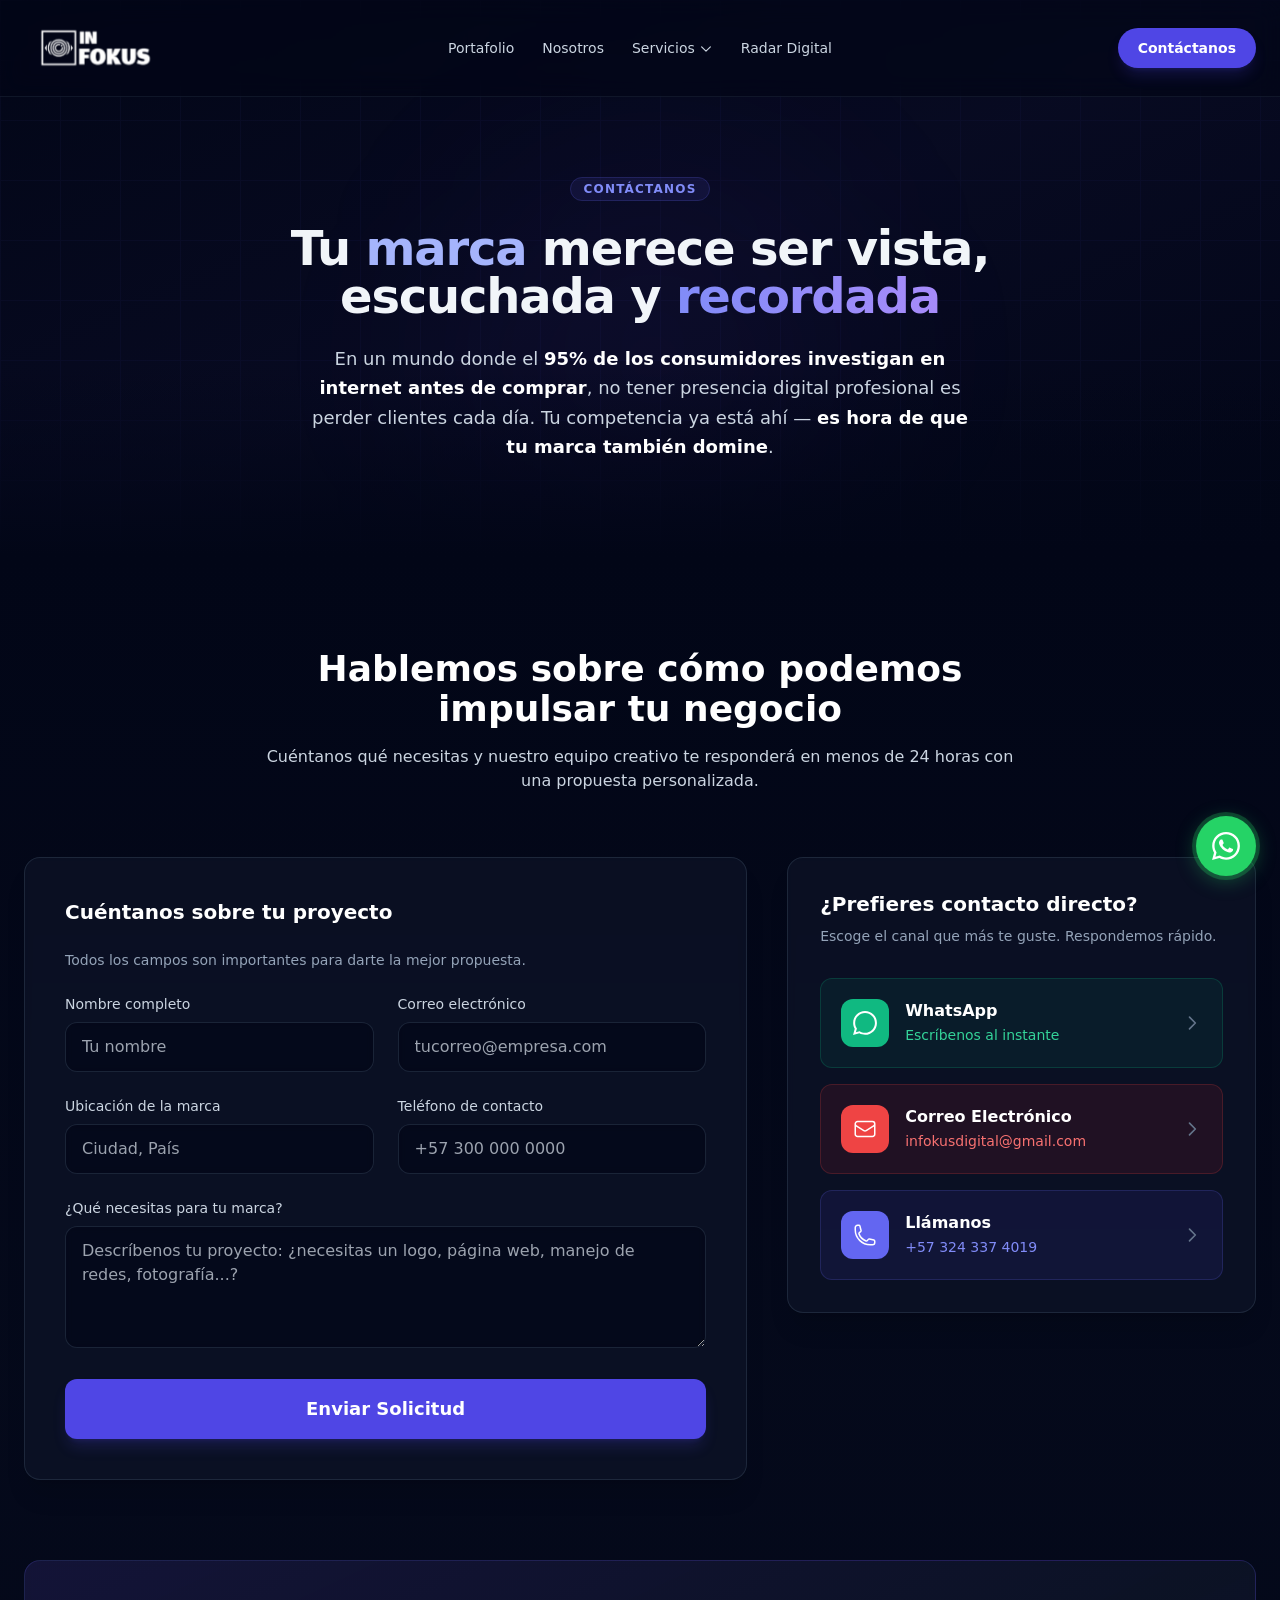
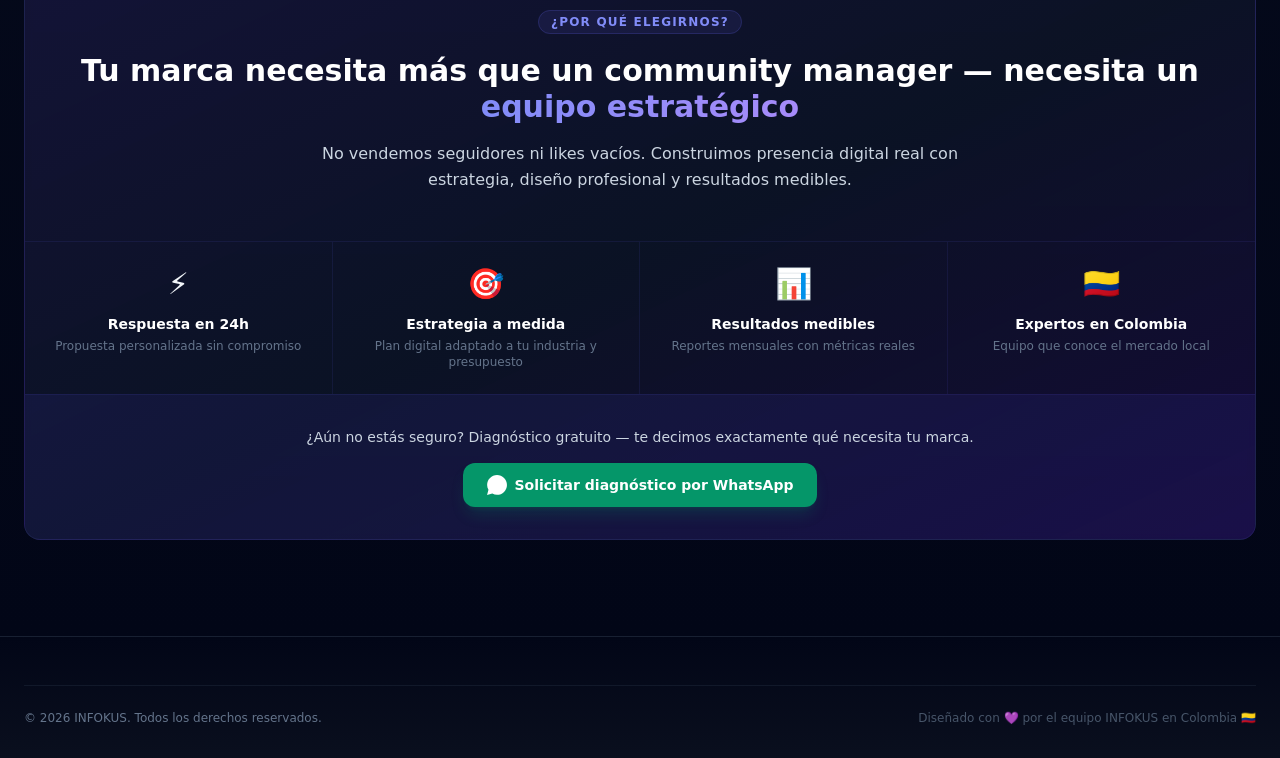
<file: contactanos.html>
<!DOCTYPE html>
<html lang="es" class="scroll-smooth">

<head>
    <meta charset="UTF-8">
    <meta name="viewport" content="width=device-width, initial-scale=1.0">
    <title>Contáctanos | INFOKUS — Agencia de Marketing Digital en Colombia</title>
    <meta name="description"
        content="Contáctanos y lleva tu marca al siguiente nivel. Diagnóstico gratuito, propuesta personalizada y respuesta en menos de 24 horas. Manejo de redes sociales, desarrollo web SEO y branding en Colombia.">
    <meta name="keywords" content="contacto INFOKUS, cotizar marketing digital, agencia redes sociales Colombia, presupuesto diseño gráfico, cotización desarrollo web">
    <meta name="robots" content="index, follow">
    <!-- Favicon -->
    <link rel="icon" type="image/png" href="./src/assets/images/infokusojo.png">
    <!-- Tailwind CSS (Local) -->
    <script src="./src/assets/js/tailwind.min.js"></script>
    <link rel="stylesheet" href="./src/assets/css/styles.css">
</head>

<body class="bg-slate-950 text-slate-100 font-sans antialiased selection:bg-indigo-500 selection:text-white relative">

    <!-- Partículas globales -->
    <div id="particles-global" class="particle-global"></div>

    <!-- Header / Navegación -->
    <header class="fixed top-0 left-0 right-0 z-50 backdrop-blur-md bg-slate-950/60 border-b border-slate-800/50 transition-transform duration-700 ease-in-out" id="main-header">
        <div class="max-w-7xl mx-auto px-6 h-24 flex items-center justify-between md:grid md:grid-cols-3 md:justify-items-stretch">
            <a href="./index.html" class="flex items-center group md:justify-self-start">
                <img src="./src/assets/images/infokus-logo.png" alt="INFOKUS — Agencia de marketing digital en Colombia"
                    class="max-h-20 w-auto object-contain scale-[1.4] md:scale-[1.8] origin-left">
            </a>
            <nav class="hidden md:flex items-center gap-7 text-sm font-medium text-slate-300 justify-self-center">
                <a href="./index.html#portafolio" class="hover:text-indigo-400 transition-colors">Portafolio</a>
                <a href="./index.html#nosotros" class="hover:text-indigo-400 transition-colors">Nosotros</a>
                <div class="nav-dropdown-trigger">
                    <a href="./index.html#servicios" class="hover:text-indigo-400 transition-colors flex items-center gap-1">
                        Servicios
                        <svg class="w-3.5 h-3.5 mt-0.5" fill="none" stroke="currentColor" stroke-width="2" viewBox="0 0 24 24"><path stroke-linecap="round" stroke-linejoin="round" d="m19.5 8.25-7.5 7.5-7.5-7.5"/></svg>
                    </a>
                    <div class="nav-dropdown">
                        <a href="./servicios/redes-sociales.html" class="nav-dropdown-item"><span class="nav-dropdown-icon bg-pink-500/10 text-pink-400">📱</span><div><span class="text-white font-semibold text-sm">Redes Sociales</span><br><span class="text-xs text-slate-500">Social Media & Community Manager</span></div></a>
                        <a href="./servicios/desarrollo-web.html" class="nav-dropdown-item"><span class="nav-dropdown-icon bg-emerald-500/10 text-emerald-400">💻</span><div><span class="text-white font-semibold text-sm">Desarrollo Web & SEO</span><br><span class="text-xs text-slate-500">Páginas web optimizadas para Google</span></div></a>
                        <a href="./servicios/diseno-branding.html" class="nav-dropdown-item"><span class="nav-dropdown-icon bg-violet-500/10 text-violet-400">🎨</span><div><span class="text-white font-semibold text-sm">Diseño & Branding</span><br><span class="text-xs text-slate-500">Identidad visual profesional</span></div></a>
                        <a href="./servicios/fotografia.html" class="nav-dropdown-item"><span class="nav-dropdown-icon bg-amber-500/10 text-amber-400">📸</span><div><span class="text-white font-semibold text-sm">Fotografía & Audiovisual</span><br><span class="text-xs text-slate-500">Contenido visual de alta calidad</span></div></a>
                        <a href="./servicios/chatbots.html" class="nav-dropdown-item"><span class="nav-dropdown-icon bg-cyan-500/10 text-cyan-400">🤖</span><div><span class="text-white font-semibold text-sm">Chatbots & Automatización</span><br><span class="text-xs text-slate-500">Atención 24/7 para tu negocio</span></div></a>
                        <a href="./servicios/capacitaciones.html" class="nav-dropdown-item"><span class="nav-dropdown-icon bg-indigo-500/10 text-indigo-400">🎓</span><div><span class="text-white font-semibold text-sm">Capacitaciones de Marca</span><br><span class="text-xs text-slate-500">Paquetes individuales y grupales</span></div></a>
                        <a href="./servicios/paquetes.html" class="nav-dropdown-item"><span class="nav-dropdown-icon bg-rose-500/10 text-rose-400">📦</span><div><span class="text-white font-semibold text-sm">Paquetes Personalizados</span><br><span class="text-xs text-slate-500">Acompañamiento a la medida</span></div></a>
                    </div>
                </div>
                <a href="./radar-digital.html" class="hover:text-indigo-400 transition-colors">Radar Digital</a>
            </nav>
            <a href="./contactanos.html"
                class="hidden md:inline-flex bg-indigo-600 hover:bg-indigo-500 text-white px-5 py-2.5 rounded-full text-sm font-semibold transition-all shadow-lg shadow-indigo-600/20 justify-self-end">
                Contáctanos
            </a>
            <button id="mobile-menu-btn" class="md:hidden text-slate-300 hover:text-white p-2" aria-label="Abrir menú">
                <svg class="w-7 h-7" fill="none" stroke="currentColor" viewBox="0 0 24 24">
                    <path stroke-linecap="round" stroke-linejoin="round" stroke-width="2" d="M4 6h16M4 12h16M4 18h16"></path>
                </svg>
            </button>
        </div>
        <nav id="mobile-menu" class="hidden md:hidden border-t border-slate-800 bg-slate-950/95 backdrop-blur-md">
            <div class="max-w-7xl mx-auto px-6 py-4 flex flex-col gap-3">
                <a href="./index.html#portafolio" class="text-slate-300 hover:text-indigo-400 font-medium py-2 transition-colors">Portafolio</a>
                <a href="./index.html#nosotros" class="text-slate-300 hover:text-indigo-400 font-medium py-2 transition-colors">Nosotros</a>
                <a href="./index.html#servicios" class="text-slate-300 hover:text-indigo-400 font-medium py-2 transition-colors">Servicios</a>
                <a href="./radar-digital.html" class="text-slate-300 hover:text-indigo-400 font-medium py-2 transition-colors">Radar Digital</a>
                <a href="./contactanos.html" class="bg-indigo-600 hover:bg-indigo-500 text-white px-5 py-3 rounded-xl text-sm font-semibold text-center transition-all shadow-lg shadow-indigo-600/20 mt-2">Contáctanos</a>
            </div>
        </nav>
    </header>

    <main>
        <!-- Hero de Contacto -->
        <section class="relative pt-36 pb-20 md:pt-44 md:pb-24 overflow-hidden">
            <div class="absolute inset-0">
                <div class="absolute inset-0 bg-gradient-to-br from-slate-950 via-indigo-950/20 to-slate-950"></div>
                <div class="hero-grid-bg"></div>
                <div class="absolute top-1/3 left-1/4 w-[500px] h-[500px] rounded-full bg-indigo-600/6 blur-[120px] pointer-events-none animate-pulse" style="animation-duration:8s"></div>
                <div class="absolute bottom-0 right-1/3 w-[400px] h-[400px] rounded-full bg-violet-600/5 blur-[100px] pointer-events-none animate-pulse" style="animation-duration:12s"></div>
                <div class="absolute inset-x-0 bottom-0 h-48 bg-gradient-to-t from-slate-950 to-transparent"></div>
            </div>
            <div class="relative z-10 max-w-4xl mx-auto px-6 text-center">
                <span class="text-xs font-bold uppercase tracking-widest text-indigo-400 bg-indigo-500/10 px-3 py-1 rounded-full border border-indigo-500/20">Contáctanos</span>
                <h1 class="text-4xl md:text-5xl font-extrabold tracking-tight mt-6 leading-tight">
                    Tu <span class="glow-text">marca</span> merece ser vista, escuchada y
                    <span class="text-transparent bg-clip-text bg-gradient-to-r from-indigo-400 to-violet-400">recordada</span>
                </h1>
                <p class="mt-6 text-lg text-slate-300 max-w-2xl mx-auto leading-relaxed">
                    En un mundo donde el <strong class="text-white">95% de los consumidores investigan en internet antes
                        de comprar</strong>, no tener presencia digital profesional es perder clientes cada día. Tu
                    competencia ya está ahí — <strong class="text-white">es hora de que tu marca también domine</strong>.
                </p>
            </div>
        </section>

        <!-- Sección Principal de Contacto -->
        <section class="relative py-16 md:py-24 overflow-hidden -mt-1">
            <div class="absolute inset-0">
                <div class="absolute inset-0 bg-gradient-to-b from-slate-950 via-slate-900/20 to-slate-950"></div>
                <div class="absolute inset-x-0 top-0 h-48 bg-gradient-to-b from-slate-950 to-transparent"></div>
                <div class="absolute inset-x-0 bottom-0 h-48 bg-gradient-to-t from-slate-950 to-transparent"></div>
            </div>

            <div class="relative z-10 max-w-7xl mx-auto px-6">
                <div class="text-center max-w-3xl mx-auto mb-16 fade-up">
                    <h2 class="text-3xl md:text-4xl font-bold text-white">Hablemos sobre cómo podemos impulsar tu negocio</h2>
                    <p class="mt-4 text-slate-300">Cuéntanos qué necesitas y nuestro equipo creativo te responderá en menos de 24 horas con una propuesta personalizada.</p>
                </div>

                <!-- Grid: Formulario + Canales -->
                <div class="grid grid-cols-1 lg:grid-cols-5 gap-10">
                    <!-- FORMULARIO -->
                    <div class="lg:col-span-3 fade-up">
                        <form class="bg-slate-900/60 backdrop-blur-sm p-8 md:p-10 rounded-2xl border border-slate-700/50 shadow-xl space-y-6">
                            <h3 class="text-xl font-semibold text-white mb-2">Cuéntanos sobre tu proyecto</h3>
                            <p class="text-slate-400 text-sm mb-6">Todos los campos son importantes para darte la mejor propuesta.</p>
                            <div class="grid grid-cols-1 md:grid-cols-2 gap-6">
                                <div>
                                    <label class="block text-sm font-medium text-slate-300 mb-2">Nombre completo</label>
                                    <input type="text" required class="w-full bg-slate-950/70 backdrop-blur-sm border border-slate-700/50 rounded-xl px-4 py-3 text-white focus:outline-none focus:border-indigo-500 transition-colors" placeholder="Tu nombre">
                                </div>
                                <div>
                                    <label class="block text-sm font-medium text-slate-300 mb-2">Correo electrónico</label>
                                    <input type="email" required class="w-full bg-slate-950/70 backdrop-blur-sm border border-slate-700/50 rounded-xl px-4 py-3 text-white focus:outline-none focus:border-indigo-500 transition-colors" placeholder="tucorreo@empresa.com">
                                </div>
                            </div>
                            <div class="grid grid-cols-1 md:grid-cols-2 gap-6">
                                <div>
                                    <label class="block text-sm font-medium text-slate-300 mb-2">Ubicación de la marca</label>
                                    <input type="text" required class="w-full bg-slate-950/70 backdrop-blur-sm border border-slate-700/50 rounded-xl px-4 py-3 text-white focus:outline-none focus:border-indigo-500 transition-colors" placeholder="Ciudad, País">
                                </div>
                                <div>
                                    <label class="block text-sm font-medium text-slate-300 mb-2">Teléfono de contacto</label>
                                    <input type="tel" required class="w-full bg-slate-950/70 backdrop-blur-sm border border-slate-700/50 rounded-xl px-4 py-3 text-white focus:outline-none focus:border-indigo-500 transition-colors" placeholder="+57 300 000 0000">
                                </div>
                            </div>
                            <div>
                                <label class="block text-sm font-medium text-slate-300 mb-2">¿Qué necesitas para tu marca?</label>
                                <textarea rows="4" required class="w-full bg-slate-950/70 backdrop-blur-sm border border-slate-700/50 rounded-xl px-4 py-3 text-white focus:outline-none focus:border-indigo-500 transition-colors" placeholder="Descríbenos tu proyecto: ¿necesitas un logo, página web, manejo de redes, fotografía...?"></textarea>
                            </div>
                            <button type="submit" class="cta-shine w-full bg-indigo-600 hover:bg-indigo-500 text-white font-semibold py-4 rounded-xl transition-all shadow-lg shadow-indigo-600/20 text-lg">Enviar Solicitud</button>
                        </form>
                    </div>

                    <!-- CANALES DE CONTACTO -->
                    <div class="lg:col-span-2 flex flex-col gap-6">
                        <div class="bg-slate-900/60 backdrop-blur-sm p-8 rounded-2xl border border-slate-700/50 shadow-xl fade-up">
                            <h3 class="text-xl font-semibold text-white mb-2">¿Prefieres contacto directo?</h3>
                            <p class="text-slate-400 text-sm mb-8">Escoge el canal que más te guste. Respondemos rápido.</p>
                            <!-- WhatsApp -->
                            <a href="https://wa.me/573243374019?text=Hola%20INFOKUS,%20me%20interesaría%20el%20servicio%20de..." target="_blank" rel="noopener noreferrer"
                                class="group flex items-center gap-4 p-5 rounded-xl bg-emerald-600/10 border border-emerald-500/20 hover:border-emerald-500/50 hover:bg-emerald-600/20 transition-all duration-300 mb-4">
                                <div class="w-12 h-12 rounded-xl bg-emerald-500 flex items-center justify-center flex-shrink-0 group-hover:scale-110 transition-transform">
                                    <svg class="w-6 h-6 fill-white" viewBox="0 0 24 24"><path d="M.057 24l1.687-6.163c-1.041-1.804-1.588-3.849-1.587-5.946.003-6.556 5.338-11.891 11.893-11.891 3.181.001 6.167 1.24 8.413 3.488 2.245 2.248 3.481 5.236 3.48 8.414-.003 6.557-5.338 11.892-11.893 11.892-1.99-.001-3.951-.5-5.688-1.448l-6.305 1.654zm6.597-3.807c1.676.995 3.276 1.591 5.392 1.592 5.448 0 9.886-4.434 9.889-9.885.002-5.462-4.415-9.89-9.881-9.892-5.452 0-9.887 4.434-9.889 9.884-.001 2.225.651 3.891 1.746 5.634l-.999 3.648 3.742-.981z"/></svg>
                                </div>
                                <div><span class="text-white font-semibold block">WhatsApp</span><span class="text-emerald-400 text-sm">Escríbenos al instante</span></div>
                                <svg class="w-5 h-5 text-slate-500 ml-auto group-hover:text-emerald-400 group-hover:translate-x-1 transition-all" fill="none" stroke="currentColor" viewBox="0 0 24 24"><path stroke-linecap="round" stroke-linejoin="round" stroke-width="2" d="M9 5l7 7-7 7"/></svg>
                            </a>
                            <!-- Gmail -->
                            <a href="mailto:infokusdigital@gmail.com?subject=Solicitud%20de%20servicio%20INFOKUS" class="group flex items-center gap-4 p-5 rounded-xl bg-red-600/10 border border-red-500/20 hover:border-red-500/50 hover:bg-red-600/20 transition-all duration-300 mb-4">
                                <div class="w-12 h-12 rounded-xl bg-red-500 flex items-center justify-center flex-shrink-0 group-hover:scale-110 transition-transform">
                                    <svg class="w-6 h-6 fill-none stroke-white" stroke-width="1.5" viewBox="0 0 24 24"><path stroke-linecap="round" stroke-linejoin="round" d="M21.75 6.75v10.5a2.25 2.25 0 0 1-2.25 2.25h-15a2.25 2.25 0 0 1-2.25-2.25V6.75m19.5 0A2.25 2.25 0 0 0 19.5 4.5h-15a2.25 2.25 0 0 0-2.25 2.25m19.5 0v.243a2.25 2.25 0 0 1-1.07 1.916l-7.5 4.615a2.25 2.25 0 0 1-2.36 0L3.32 8.91a2.25 2.25 0 0 1-1.07-1.916V6.75"/></svg>
                                </div>
                                <div><span class="text-white font-semibold block">Correo Electrónico</span><span class="text-red-400 text-sm">infokusdigital@gmail.com</span></div>
                                <svg class="w-5 h-5 text-slate-500 ml-auto group-hover:text-red-400 group-hover:translate-x-1 transition-all" fill="none" stroke="currentColor" viewBox="0 0 24 24"><path stroke-linecap="round" stroke-linejoin="round" stroke-width="2" d="M9 5l7 7-7 7"/></svg>
                            </a>
                            <!-- Llamar -->
                            <a href="tel:+573243374019" class="group flex items-center gap-4 p-5 rounded-xl bg-indigo-600/10 border border-indigo-500/20 hover:border-indigo-500/50 hover:bg-indigo-600/20 transition-all duration-300">
                                <div class="w-12 h-12 rounded-xl bg-indigo-500 flex items-center justify-center flex-shrink-0 group-hover:scale-110 transition-transform">
                                    <svg class="w-6 h-6 fill-none stroke-white" stroke-width="1.5" viewBox="0 0 24 24"><path stroke-linecap="round" stroke-linejoin="round" d="M2.25 6.75c0 8.284 6.716 15 15 15h2.25a2.25 2.25 0 0 0 2.25-2.25v-1.372c0-.516-.351-.966-.852-1.091l-4.423-1.106c-.44-.11-.902.055-1.173.417l-.97 1.293c-.282.376-.769.542-1.21.38a12.035 12.035 0 0 1-7.143-7.143c-.162-.441.004-.928.38-1.21l1.293-.97c.363-.271.527-.734.417-1.173L6.963 3.102a1.125 1.125 0 0 0-1.091-.852H4.5A2.25 2.25 0 0 0 2.25 4.5v2.25Z"/></svg>
                                </div>
                                <div><span class="text-white font-semibold block">Llámanos</span><span class="text-indigo-400 text-sm">+57 324 337 4019</span></div>
                                <svg class="w-5 h-5 text-slate-500 ml-auto group-hover:text-indigo-400 group-hover:translate-x-1 transition-all" fill="none" stroke="currentColor" viewBox="0 0 24 24"><path stroke-linecap="round" stroke-linejoin="round" stroke-width="2" d="M9 5l7 7-7 7"/></svg>
                            </a>
                        </div>
                    </div>
                </div>

                <!-- ═══ POR QUÉ ELEGIRNOS — Llamado a la acción visual ═══ -->
                <div class="mt-20 fade-up">
                    <div class="bg-gradient-to-br from-indigo-950/60 via-slate-900/70 to-violet-950/40 backdrop-blur-sm rounded-2xl border border-indigo-500/20 overflow-hidden">
                        <div class="p-8 md:p-12 text-center">
                            <span class="text-xs font-bold uppercase tracking-widest text-indigo-400 bg-indigo-500/10 px-3 py-1 rounded-full border border-indigo-500/20">¿Por qué elegirnos?</span>
                            <h3 class="text-2xl md:text-3xl font-bold text-white mt-5 leading-tight">Tu marca necesita más que un community manager — necesita un <span class="text-transparent bg-clip-text bg-gradient-to-r from-indigo-400 to-violet-400">equipo estratégico</span></h3>
                            <p class="text-slate-300 mt-4 max-w-2xl mx-auto leading-relaxed">No vendemos seguidores ni likes vacíos. Construimos presencia digital real con estrategia, diseño profesional y resultados medibles.</p>
                        </div>
                        <div class="grid grid-cols-1 sm:grid-cols-2 lg:grid-cols-4 border-t border-indigo-500/10">
                            <div class="p-6 text-center border-b sm:border-b-0 sm:border-r border-indigo-500/10 hover:bg-indigo-500/5 transition-colors">
                                <div class="text-3xl mb-3">⚡</div>
                                <h4 class="text-white font-semibold text-sm mb-1">Respuesta en 24h</h4>
                                <p class="text-slate-500 text-xs">Propuesta personalizada sin compromiso</p>
                            </div>
                            <div class="p-6 text-center border-b sm:border-b-0 sm:border-r border-indigo-500/10 hover:bg-indigo-500/5 transition-colors">
                                <div class="text-3xl mb-3">🎯</div>
                                <h4 class="text-white font-semibold text-sm mb-1">Estrategia a medida</h4>
                                <p class="text-slate-500 text-xs">Plan digital adaptado a tu industria y presupuesto</p>
                            </div>
                            <div class="p-6 text-center border-b lg:border-b-0 lg:border-r border-indigo-500/10 hover:bg-indigo-500/5 transition-colors">
                                <div class="text-3xl mb-3">📊</div>
                                <h4 class="text-white font-semibold text-sm mb-1">Resultados medibles</h4>
                                <p class="text-slate-500 text-xs">Reportes mensuales con métricas reales</p>
                            </div>
                            <div class="p-6 text-center hover:bg-indigo-500/5 transition-colors">
                                <div class="text-3xl mb-3">🇨🇴</div>
                                <h4 class="text-white font-semibold text-sm mb-1">Expertos en Colombia</h4>
                                <p class="text-slate-500 text-xs">Equipo que conoce el mercado local</p>
                            </div>
                        </div>
                        <div class="p-6 md:p-8 bg-indigo-600/10 border-t border-indigo-500/10 text-center">
                            <p class="text-slate-300 text-sm mb-4">¿Aún no estás seguro? Diagnóstico gratuito — te decimos exactamente qué necesita tu marca.</p>
                            <a href="https://wa.me/573243374019?text=Hola%20INFOKUS%2C%20me%20interesa%20el%20diagnóstico%20gratuito%20de%20mi%20marca." target="_blank" rel="noopener noreferrer"
                                class="inline-flex items-center gap-2 bg-emerald-600 hover:bg-emerald-500 text-white px-6 py-3 rounded-xl font-semibold transition-all shadow-lg shadow-emerald-600/20 text-sm">
                                <svg class="w-5 h-5" fill="currentColor" viewBox="0 0 24 24"><path d="M.057 24l1.687-6.163c-1.041-1.804-1.588-3.849-1.587-5.946.003-6.556 5.338-11.891 11.893-11.891 3.181.001 6.167 1.24 8.413 3.488 2.245 2.248 3.481 5.236 3.48 8.414-.003 6.557-5.338 11.892-11.893 11.892-1.99-.001-3.951-.5-5.688-1.448L.057 24z"/></svg>
                                Solicitar diagnóstico por WhatsApp
                            </a>
                        </div>
                    </div>
                </div>
            </div>
        </section>
    </main>

    <!-- Footer -->
    <footer class="footer-main pt-12 pb-8">
        <div class="max-w-7xl mx-auto px-6">
            <div class="footer-divider"></div>
            <div class="pt-6 flex flex-col md:flex-row items-center justify-between gap-4">
                <p class="text-slate-500 text-xs">&copy; 2026 INFOKUS. Todos los derechos reservados.</p>
                <p class="text-slate-600 text-xs">Diseñado con 💜 por el equipo INFOKUS en Colombia 🇨🇴</p>
            </div>
        </div>
    </footer>

    <!-- Scripts -->
    <script src="./src/js/wpp-chat.js"></script>
    <script>
    document.addEventListener('DOMContentLoaded', () => {
        // Mobile menu
        const menuBtn = document.getElementById('mobile-menu-btn');
        const mobileMenu = document.getElementById('mobile-menu');
        if (menuBtn && mobileMenu) {
            menuBtn.addEventListener('click', () => mobileMenu.classList.toggle('hidden'));
            mobileMenu.querySelectorAll('a').forEach(link => link.addEventListener('click', () => mobileMenu.classList.add('hidden')));
        }

        // Header hide on scroll
        let lastScrollY = window.scrollY;
        const header = document.getElementById('main-header');
        window.addEventListener('scroll', () => {
            const current = window.scrollY;
            if (header) header.style.transform = (current > lastScrollY && current > 100) ? 'translateY(-100%)' : 'translateY(0)';
            lastScrollY = current;
        }, { passive: true });

        // Fade-up
        const fadeObserver = new IntersectionObserver((entries) => {
            entries.forEach((entry, i) => {
                if (entry.isIntersecting) { setTimeout(() => entry.target.classList.add('visible'), i * 80); fadeObserver.unobserve(entry.target); }
            });
        }, { threshold: 0.1 });
        document.querySelectorAll('.fade-up').forEach(el => fadeObserver.observe(el));

        // Particles
        (function() {
            const c = document.getElementById('particles-global');
            if (!c) return;
            const colors = ['#6366f1','#8b5cf6','#a78bfa','#c4b5fd','#7c3aed','#818cf8'];
            const anims = ['particle--float','particle--drift','particle--pulse'];
            for (let i = 0; i < 35; i++) {
                const p = document.createElement('div');
                p.className = 'particle ' + anims[Math.floor(Math.random()*anims.length)];
                const s = Math.random()*4+1.5;
                p.style.cssText = 'width:'+s+'px;height:'+s+'px;background:'+colors[Math.floor(Math.random()*colors.length)]+';left:'+(Math.random()*100)+'%;top:'+(Math.random()*100)+'%;animation-duration:'+(6+Math.random()*12)+'s;animation-delay:'+(Math.random()*15)+'s;';
                c.appendChild(p);
            }
        })();
    });
    </script>

</body>
</html>
</file>
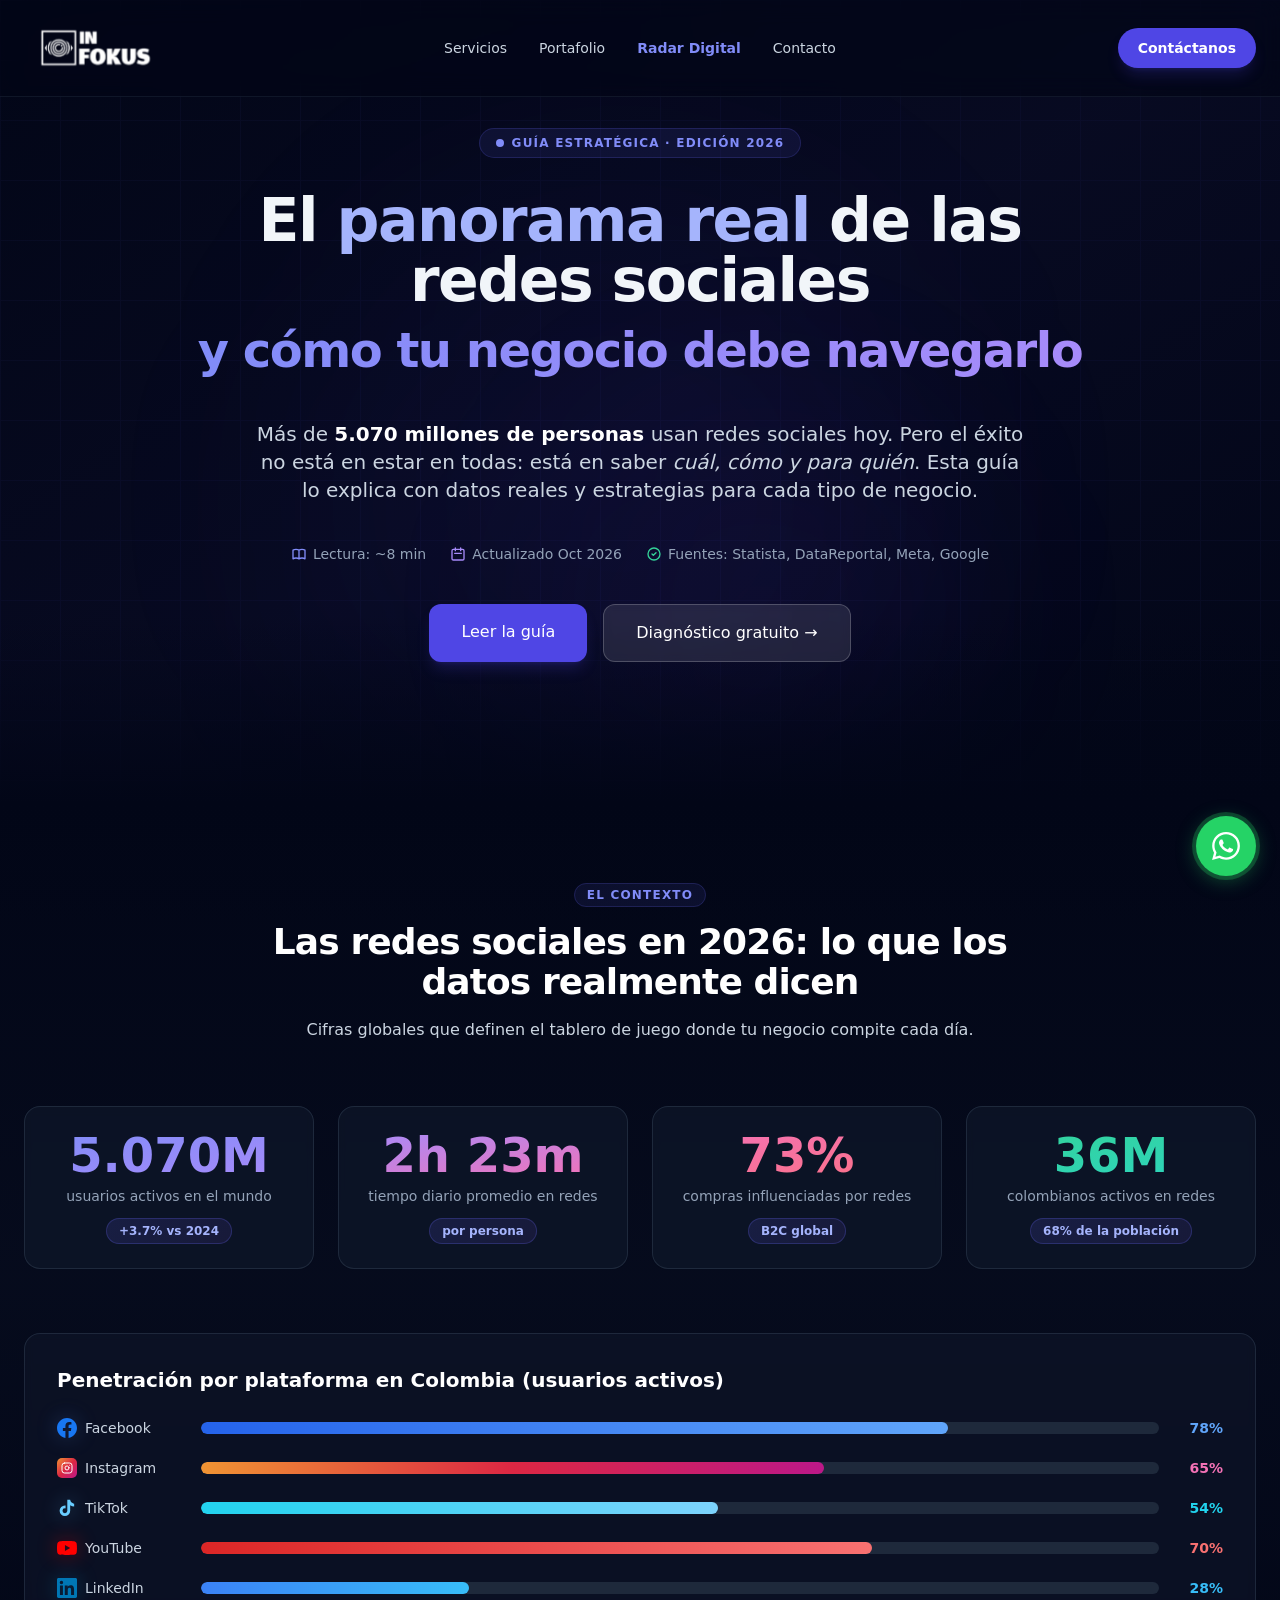
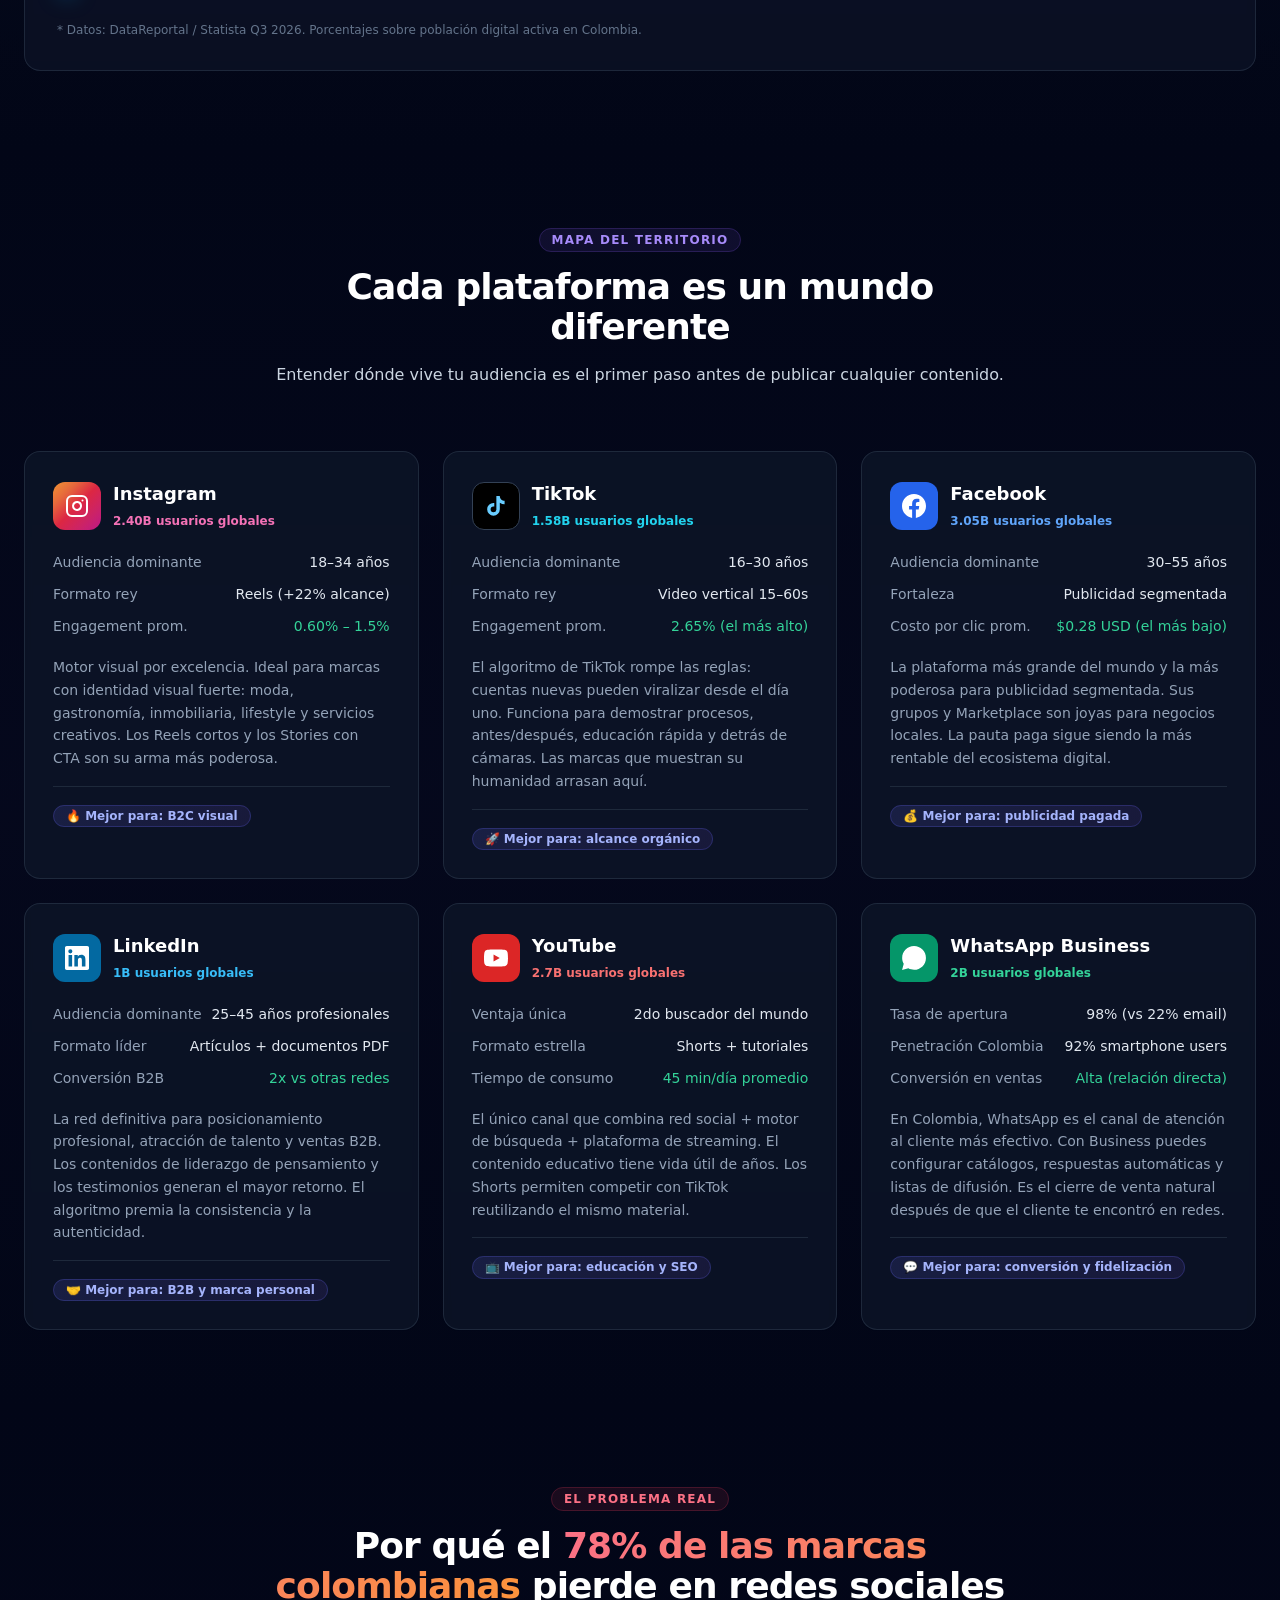
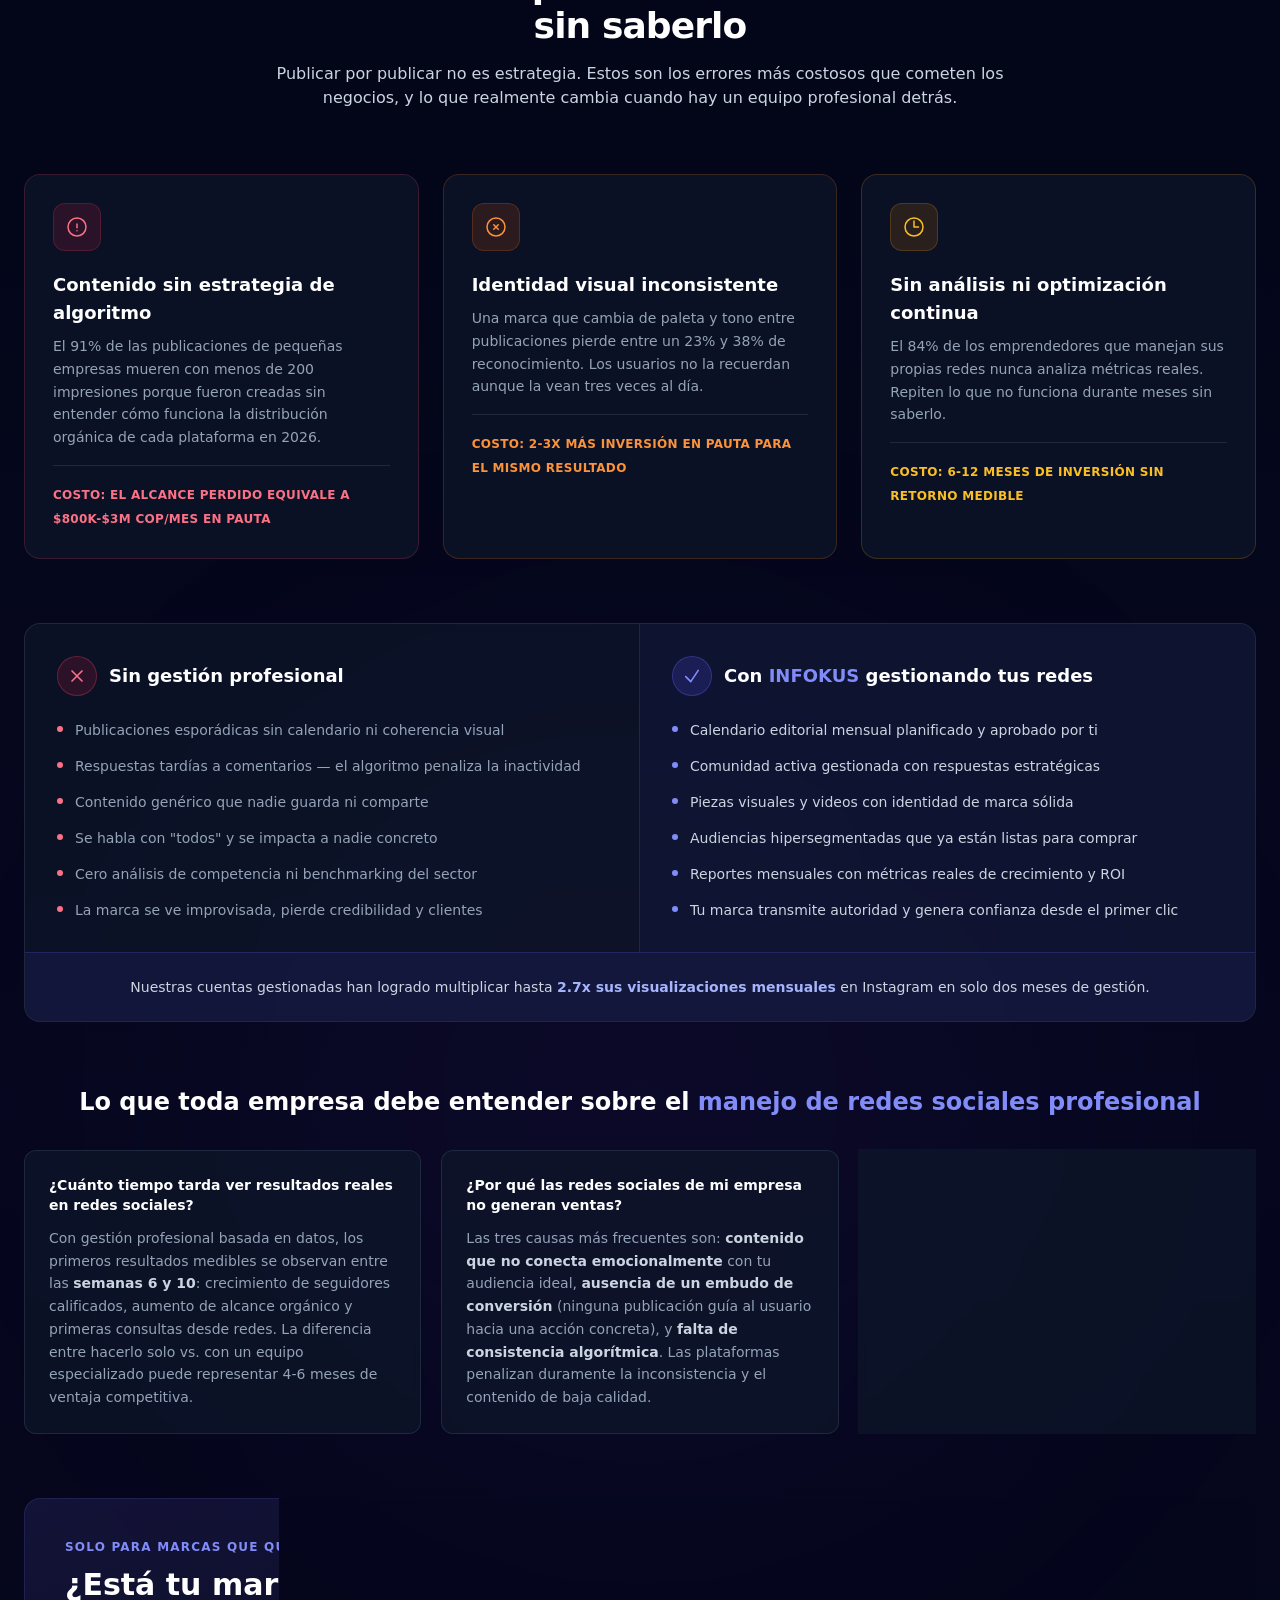
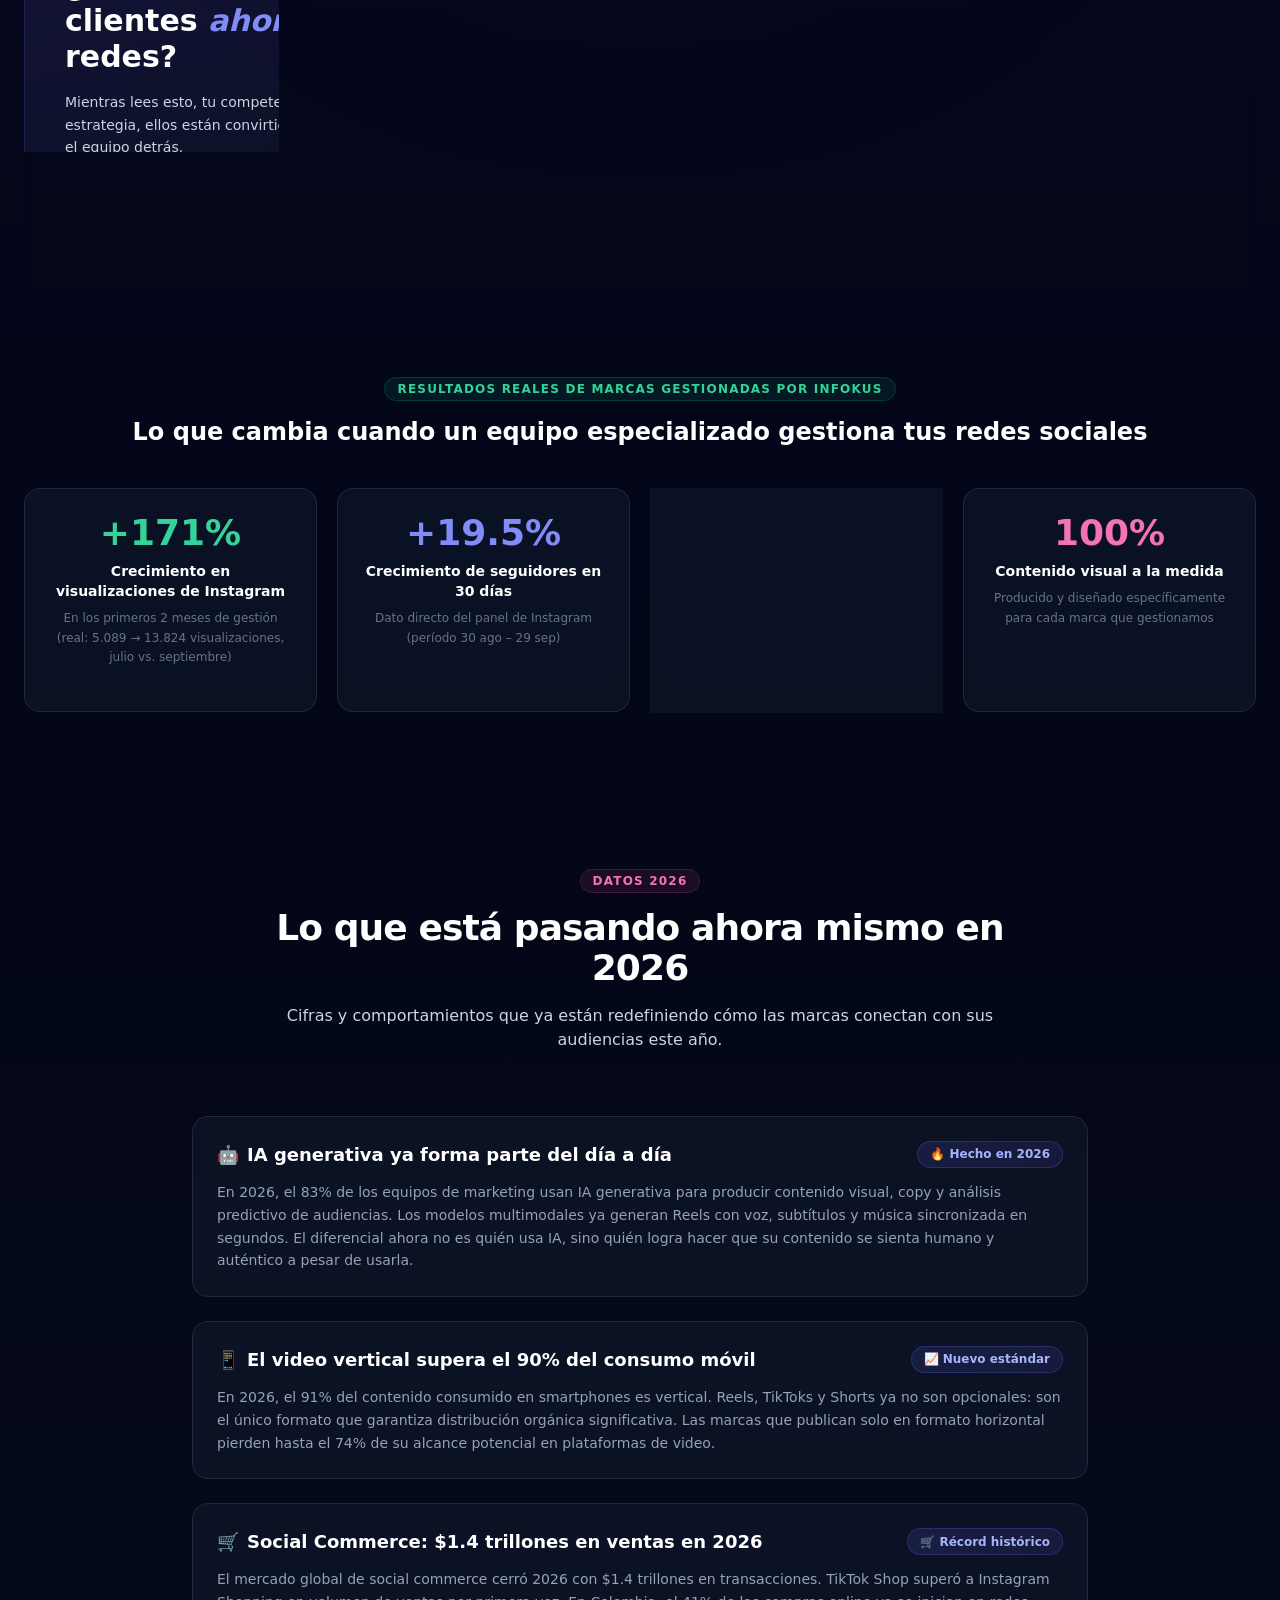
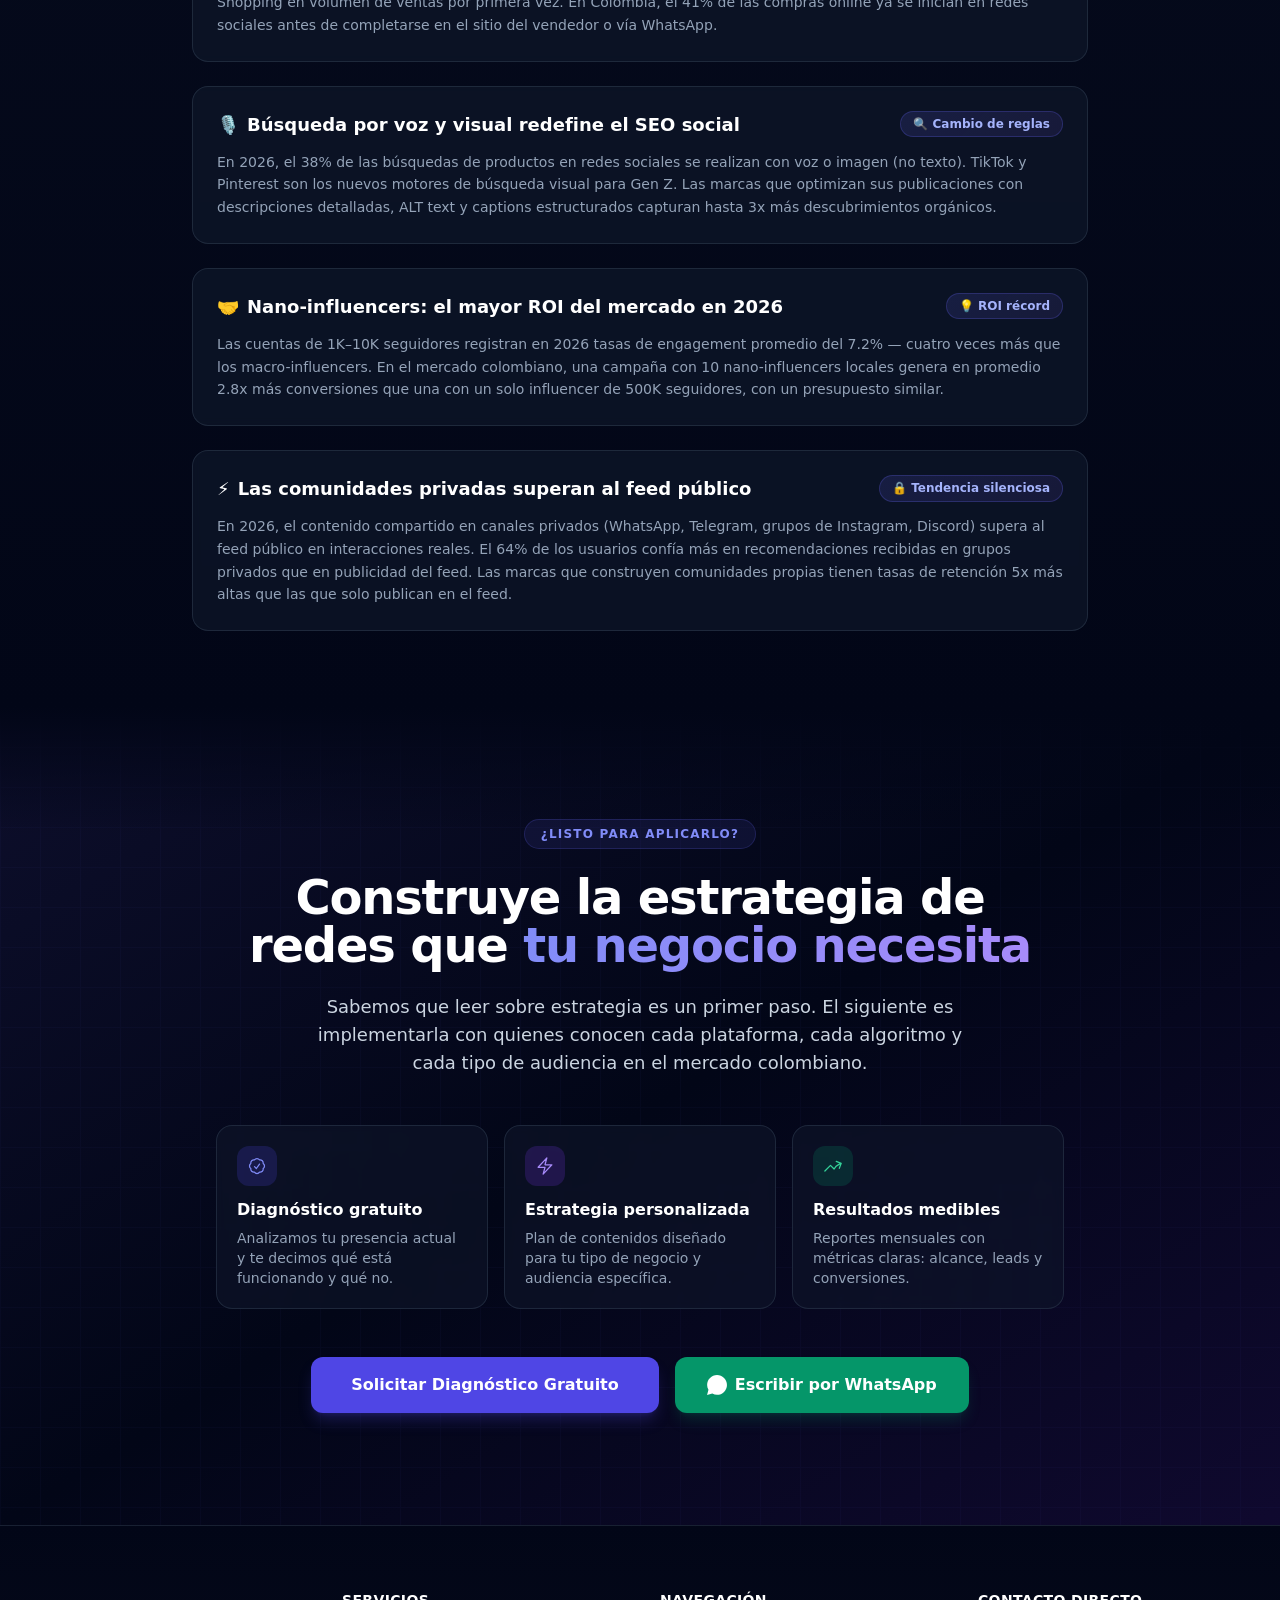
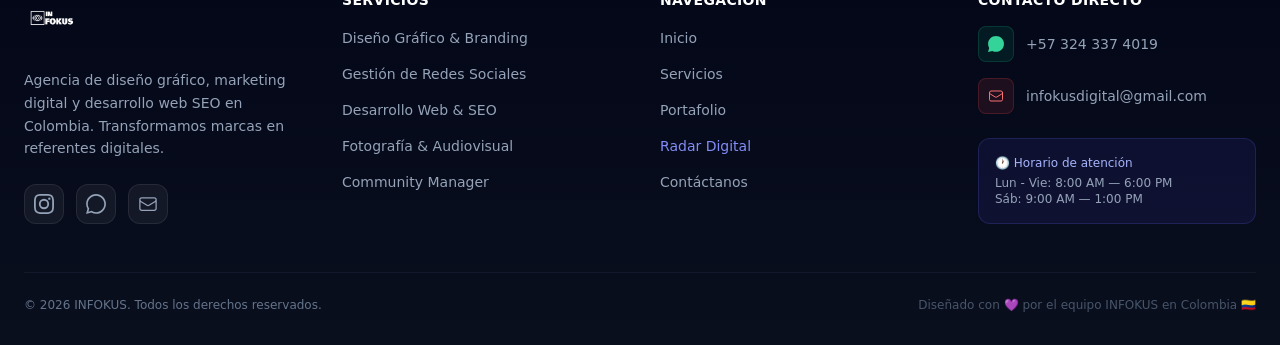
<file: radar-digital.html>
<!DOCTYPE html>
<html lang="es" class="scroll-smooth">

<head>
    <meta charset="UTF-8">
    <meta name="viewport" content="width=device-width, initial-scale=1.0">
    <title>Radar Digital 2026 | Guía Completa de Redes Sociales para Empresas en Colombia — INFOKUS</title>
    <meta name="description"
        content="Guía definitiva de redes sociales para empresas 2026: datos reales de consumo, tendencias por plataforma y estrategias personalizadas según tu tipo de negocio. Publicado por INFOKUS, agencia de marketing digital en Colombia.">
    <meta name="keywords"
        content="guía redes sociales 2026, estrategia redes sociales empresas, Instagram para negocios Colombia, TikTok marketing, Facebook empresas, tendencias redes sociales, community manager Colombia, marketing digital 2026">
    <meta name="author" content="INFOKUS">
    <meta name="robots" content="index, follow">
    <link rel="canonical" href="https://infokus.co/radar-digital">

    <meta property="og:type" content="article">
    <meta property="og:title" content="Radar Digital 2026 | Guía de Redes Sociales para Empresas — INFOKUS">
    <meta property="og:description" content="Datos reales, tendencias y estrategias de redes sociales adaptadas a cada tipo de negocio en Colombia.">
    <meta property="og:url" content="https://infokus.co/radar-digital">
    <meta property="og:site_name" content="INFOKUS">
    <meta property="og:locale" content="es_CO">

    <meta name="twitter:card" content="summary_large_image">
    <meta name="twitter:title" content="Radar Digital 2026 | Guía de Redes Sociales — INFOKUS">
    <meta name="twitter:description" content="El panorama real de las redes sociales en 2025 y cómo cada negocio debe navegar en ellas.">

    <link rel="icon" type="image/png" href="./src/assets/images/infokusojo.png">
    <script src="./src/assets/js/tailwind.min.js"></script>
    <link rel="stylesheet" href="./src/assets/css/styles.css">

    <script type="application/ld+json">
    {
        "@context": "https://schema.org",
        "@type": "Article",
        "headline": "Radar Digital 2026: Guía Completa de Redes Sociales para Empresas",
        "description": "Datos reales, tendencias y estrategias de redes sociales personalizadas por tipo de negocio.",
        "author": { "@type": "Organization", "name": "INFOKUS", "url": "https://infokus.co" },
        "publisher": { "@type": "Organization", "name": "INFOKUS" },
        "datePublished": "2026-10-01",
        "dateModified": "2026-10-01",
        "url": "https://infokus.co/radar-digital"
    }
    </script>
    <script type="application/ld+json">
    {
        "@context": "https://schema.org",
        "@type": "BreadcrumbList",
        "itemListElement": [
            { "@type": "ListItem", "position": 1, "name": "Inicio", "item": "https://infokus.co" },
            { "@type": "ListItem", "position": 2, "name": "Radar Digital", "item": "https://infokus.co/radar-digital" }
        ]
    }
    </script>

    <style>
        .particle {
            position: absolute;
            border-radius: 50%;
            pointer-events: none;
            opacity: 0;
        }
        .particle--float {
            animation: float-particle linear infinite;
        }
        .particle--drift {
            animation: drift-particle linear infinite;
        }
        .particle--pulse {
            animation: pulse-particle ease-in-out infinite;
        }
        @keyframes float-particle {
            0%   { opacity: 0; transform: translateY(0) scale(0.5); }
            10%  { opacity: 0.7; }
            90%  { opacity: 0.3; }
            100% { opacity: 0; transform: translateY(-180px) scale(1.1); }
        }
        @keyframes drift-particle {
            0%   { opacity: 0; transform: translate(0, 0) scale(0.6); }
            15%  { opacity: 0.5; }
            50%  { transform: translate(40px, -90px) scale(1); }
            85%  { opacity: 0.4; }
            100% { opacity: 0; transform: translate(-20px, -160px) scale(0.7); }
        }
        @keyframes pulse-particle {
            0%   { opacity: 0; transform: scale(0.4); }
            25%  { opacity: 0.6; transform: scale(1.2); }
            50%  { opacity: 0.3; transform: scale(0.8); }
            75%  { opacity: 0.5; transform: scale(1.1); }
            100% { opacity: 0; transform: scale(0.4); }
        }
        #particles-global {
            position: fixed;
            inset: 0;
            z-index: 1;
            pointer-events: none;
            overflow: hidden;
        }
        #read-progress {
            position: fixed; top: 0; left: 0; height: 3px;
            background: linear-gradient(90deg, #6366f1, #8b5cf6, #a78bfa);
            z-index: 9999; width: 0%;
            transition: width 0.1s linear;
            box-shadow: 0 0 10px rgba(139, 92, 246, 0.5);
        }
        .platform-card {
            position: relative; overflow: hidden;
            transition: transform 0.35s cubic-bezier(0.4, 0, 0.2, 1), box-shadow 0.35s cubic-bezier(0.4, 0, 0.2, 1), border-color 0.3s;
        }
        .platform-card::before {
            content: ''; position: absolute; inset: 0;
            background: linear-gradient(135deg, rgba(255,255,255,0.03) 0%, transparent 60%);
            opacity: 0; transition: opacity 0.35s;
        }
        .platform-card:hover::before { opacity: 1; }
        .platform-card:hover { transform: translateY(-6px); box-shadow: 0 24px 64px rgba(0,0,0,0.35); }
        .stat-bar-fill {
            height: 100%; border-radius: 9999px;
            width: 0%; transition: width 1.4s cubic-bezier(0.4, 0, 0.2, 1);
        }
        .stat-bar-fill.animated { width: var(--target-width); }
        .client-tab {
            cursor: pointer; transition: all 0.25s;
            border-bottom: 2px solid transparent;
        }
        .client-tab.active { border-bottom-color: #6366f1; color: #a5b4fc; }
        .client-panel { display: none; }
        .client-panel.active { display: block; }
        .ig-glow  { filter: drop-shadow(0 0 10px rgba(225, 48, 108, 0.4)); }
        .tt-glow  { filter: drop-shadow(0 0 10px rgba(105, 205, 255, 0.4)); }
        .fb-glow  { filter: drop-shadow(0 0 10px rgba(66, 103, 178, 0.4)); }
        .li-glow  { filter: drop-shadow(0 0 10px rgba(0, 119, 181, 0.4)); }
        .yt-glow  { filter: drop-shadow(0 0 10px rgba(255, 0, 0, 0.4)); }
        .trend-line::before { display: none; }
        .highlight-pill {
            background: linear-gradient(135deg, rgba(99, 102, 241, 0.15), rgba(139, 92, 246, 0.1));
            border: 1px solid rgba(99, 102, 241, 0.25);
            border-radius: 9999px; padding: 0.2rem 0.75rem;
            font-size: 0.75rem; font-weight: 600; color: #a5b4fc;
        }
        .cta-shine { position: relative; overflow: hidden; }
        .cta-shine::after {
            content: ''; position: absolute; top: 0; left: -100%;
            width: 60%; height: 100%;
            background: linear-gradient(90deg, transparent, rgba(255,255,255,0.08), transparent);
            animation: cta-shimmer 3s ease-in-out infinite;
        }
        @keyframes cta-shimmer {
            0%   { left: -100%; }
            50%  { left: 120%; }
            100% { left: 120%; }
        }
        .data-tooltip { position: relative; }
        .data-tooltip .tooltip-text {
            visibility: hidden; opacity: 0;
            background: rgba(15, 23, 42, 0.95);
            border: 1px solid rgba(99, 102, 241, 0.3); color: #e2e8f0;
            text-align: center; padding: 0.5rem 0.875rem;
            border-radius: 0.625rem; font-size: 0.75rem;
            position: absolute; z-index: 10; bottom: 130%; left: 50%;
            transform: translateX(-50%); width: max-content; max-width: 220px;
            transition: opacity 0.25s, visibility 0.25s;
            box-shadow: 0 8px 24px rgba(0,0,0,0.3);
        }
        .data-tooltip:hover .tooltip-text { visibility: visible; opacity: 1; }
        .fade-up { opacity: 0; transform: translateY(28px); transition: opacity 0.7s ease, transform 0.7s ease; }
        .fade-up.visible { opacity: 1; transform: translateY(0); }
    </style>
    <!-- Schema.org: FAQ para SEO en manejo de redes sociales -->
    <script type="application/ld+json">
    {
        "@context": "https://schema.org",
        "@type": "FAQPage",
        "mainEntity": [
            {
                "@type": "Question",
                "name": "¿Cuánto tiempo tarda ver resultados reales en redes sociales con una agencia?",
                "acceptedAnswer": { "@type": "Answer", "text": "Con gestión profesional basada en datos, los primeros resultados medibles se observan entre las semanas 6 y 10: crecimiento de seguidores calificados, aumento de alcance orgánico y primeras consultas desde redes. La diferencia entre hacerlo solo vs. con un equipo especializado puede representar 4-6 meses de ventaja competitiva." }
            },
            {
                "@type": "Question",
                "name": "¿Por qué las redes sociales de mi empresa no generan ventas?",
                "acceptedAnswer": { "@type": "Answer", "text": "Las tres causas más frecuentes son: contenido que no conecta emocionalmente con la audiencia ideal, ausencia de un embudo de conversión, y falta de consistencia algorítmica. Las plataformas penalizan la inconsistencia y el contenido de baja calidad de forma directa." }
            },
            {
                "@type": "Question",
                "name": "¿Vale la pena contratar una agencia de manejo de redes sociales en Colombia?",
                "acceptedAnswer": { "@type": "Answer", "text": "Sí. Una agencia especializada como INFOKUS aporta estrategia, producción de contenido, análisis de datos y conocimiento del mercado colombiano en un solo lugar, algo que individualmente requeriría contratar 3-4 perfiles distintos." }
            },
            {
                "@type": "Question",
                "name": "¿Cuánto cuesta el manejo de redes sociales para empresas en Colombia?",
                "acceptedAnswer": { "@type": "Answer", "text": "El costo varía según el alcance del servicio, el número de plataformas y la producción de contenido. INFOKUS ofrece diagnóstico gratuito y propuesta personalizada sin compromiso para cada tipo de negocio." }
            }
        ]
    }
    </script>
</head>

<body class="bg-slate-950 text-slate-100 font-sans antialiased selection:bg-indigo-500 selection:text-white relative">

    <!-- Partículas globales en toda la página -->
    <div id="particles-global"></div>

    <div id="read-progress"></div>

    <!-- Header -->
    <header id="main-header"
        class="fixed top-0 left-0 right-0 z-50 backdrop-blur-md bg-slate-950/60 border-b border-slate-800/50 transition-transform duration-700 ease-in-out">
        <div class="max-w-7xl mx-auto px-6 h-24 flex items-center justify-between md:grid md:grid-cols-3 md:justify-items-stretch">
            <a href="./index.html" class="flex items-center group md:justify-self-start">
                <img src="./src/assets/images/infokus-logo.png" alt="Logo oficial de INFOKUS"
                    class="max-h-20 w-auto object-contain scale-[1.4] md:scale-[1.8] origin-left">
            </a>
            <nav class="hidden md:flex gap-8 text-sm font-medium text-slate-300 justify-self-center">
                <a href="./index.html#servicios" class="hover:text-indigo-400 transition-colors">Servicios</a>
                <a href="./index.html#portafolio" class="hover:text-indigo-400 transition-colors">Portafolio</a>
                <a href="./radar-digital.html" class="text-indigo-400 font-semibold">Radar Digital</a>
                <a href="./index.html#contacto" class="hover:text-indigo-400 transition-colors">Contacto</a>
            </nav>
            <a href="./contactanos.html"
                class="hidden md:inline-flex bg-indigo-600 hover:bg-indigo-500 text-white px-5 py-2.5 rounded-full text-sm font-semibold transition-all shadow-lg shadow-indigo-600/20 justify-self-end">
                Contáctanos
            </a>
            <button id="mobile-menu-btn" class="md:hidden text-slate-300 hover:text-white p-2" aria-label="Abrir menú">
                <svg class="w-7 h-7" fill="none" stroke="currentColor" viewBox="0 0 24 24">
                    <path stroke-linecap="round" stroke-linejoin="round" stroke-width="2" d="M4 6h16M4 12h16M4 18h16"></path>
                </svg>
            </button>
        </div>
        <nav id="mobile-menu" class="hidden md:hidden border-t border-slate-800 bg-slate-950/95 backdrop-blur-md">
            <div class="max-w-7xl mx-auto px-6 py-4 flex flex-col gap-4">
                <a href="./index.html#servicios" class="text-slate-300 hover:text-indigo-400 font-medium py-2 transition-colors">Servicios</a>
                <a href="./index.html#portafolio" class="text-slate-300 hover:text-indigo-400 font-medium py-2 transition-colors">Portafolio</a>
                <a href="./radar-digital.html" class="text-indigo-400 font-semibold py-2">Radar Digital</a>
                <a href="./index.html#contacto" class="text-slate-300 hover:text-indigo-400 font-medium py-2 transition-colors">Contacto</a>
                <a href="./contactanos.html" class="bg-indigo-600 hover:bg-indigo-500 text-white px-5 py-3 rounded-xl text-sm font-semibold text-center transition-all shadow-lg shadow-indigo-600/20 mt-2">Contáctanos</a>
            </div>
        </nav>
    </header>

    <main>
        <!-- HERO -->
        <section class="relative pt-28 pb-24 md:pt-32 md:pb-36 overflow-hidden">
            <div class="absolute inset-0">
                <div class="absolute inset-0 bg-gradient-to-br from-slate-950 via-indigo-950/20 to-slate-950"></div>
                <div class="absolute inset-0 opacity-[0.04]" style="background-image: linear-gradient(rgba(99,102,241,1) 1px, transparent 1px), linear-gradient(90deg, rgba(99,102,241,1) 1px, transparent 1px); background-size: 60px 60px;"></div>
                <div class="absolute top-1/4 left-1/4 w-[600px] h-[600px] rounded-full bg-indigo-600/5 blur-[120px] pointer-events-none"></div>
                <div class="absolute bottom-0 right-1/4 w-[400px] h-[400px] rounded-full bg-violet-600/5 blur-[100px] pointer-events-none"></div>
                <div class="absolute inset-x-0 bottom-0 h-48 bg-gradient-to-t from-slate-950 to-transparent"></div>
            </div>
            <div id="particles-hero" class="absolute inset-0 pointer-events-none overflow-hidden"></div>
            <div class="relative z-10 max-w-7xl mx-auto px-6 text-center">
                <span class="inline-flex items-center gap-2 text-xs font-bold uppercase tracking-widest text-indigo-400 bg-indigo-500/10 px-4 py-1.5 rounded-full border border-indigo-500/20 mb-8">
                    <span class="w-2 h-2 rounded-full bg-indigo-400 animate-pulse inline-block"></span>
                    Guía Estratégica · Edición 2026
                </span>
                <h1 class="text-3xl md:text-5xl lg:text-6xl font-extrabold tracking-tight max-w-4xl mx-auto leading-tight">
                    El <span class="glow-text">panorama real</span> de las redes sociales
                    <span style="display:block; margin-top:0.75rem; padding-bottom:0.5rem; background:linear-gradient(to right,#818cf8,#a78bfa); -webkit-background-clip:text; -webkit-text-fill-color:transparent; background-clip:text; font-size:clamp(1.5rem,4vw,3rem); font-weight:700; line-height:1.2;">y cómo tu negocio debe navegarlo</span>
                </h1>
                <p class="mt-8 text-lg md:text-xl text-slate-300 max-w-3xl mx-auto leading-relaxed">
                    Más de <strong class="text-white">5.070 millones de personas</strong> usan redes sociales hoy. Pero el éxito no está en estar en todas: está en saber <em>cuál, cómo y para quién</em>. Esta guía lo explica con datos reales y estrategias para cada tipo de negocio.
                </p>
                <div class="mt-10 flex flex-wrap items-center justify-center gap-6 text-sm text-slate-400">
                    <span class="flex items-center gap-1.5">
                        <svg class="w-4 h-4 text-indigo-400" fill="none" stroke="currentColor" viewBox="0 0 24 24"><path stroke-linecap="round" stroke-linejoin="round" stroke-width="2" d="M12 6.253v13m0-13C10.832 5.477 9.246 5 7.5 5S4.168 5.477 3 6.253v13C4.168 18.477 5.754 18 7.5 18s3.332.477 4.5 1.253m0-13C13.168 5.477 14.754 5 16.5 5c1.746 0 3.332.477 4.5 1.253v13C19.832 18.477 18.246 18 16.5 18c-1.746 0-3.332.477-4.5 1.253"></path></svg>
                        Lectura: ~8 min
                    </span>
                    <span class="flex items-center gap-1.5">
                        <svg class="w-4 h-4 text-violet-400" fill="none" stroke="currentColor" viewBox="0 0 24 24"><path stroke-linecap="round" stroke-linejoin="round" stroke-width="2" d="M8 7V3m8 4V3m-9 8h10M5 21h14a2 2 0 002-2V7a2 2 0 00-2-2H5a2 2 0 00-2 2v12a2 2 0 002 2z"></path></svg>
                        Actualizado Oct 2026
                    </span>
                    <span class="flex items-center gap-1.5">
                        <svg class="w-4 h-4 text-emerald-400" fill="none" stroke="currentColor" viewBox="0 0 24 24"><path stroke-linecap="round" stroke-linejoin="round" stroke-width="2" d="M9 12l2 2 4-4m6 2a9 9 0 11-18 0 9 9 0 0118 0z"></path></svg>
                        Fuentes: Statista, DataReportal, Meta, Google
                    </span>
                </div>
                <div class="mt-10 flex flex-col sm:flex-row justify-center gap-4">
                    <a href="#panorama" class="bg-indigo-600 hover:bg-indigo-500 text-white px-8 py-4 rounded-xl font-medium transition-all shadow-lg shadow-indigo-600/20">Leer la guía</a>
                    <a href="./contactanos.html" class="bg-white/10 hover:bg-white/20 backdrop-blur-sm border border-white/20 text-white px-8 py-4 rounded-xl font-medium transition-all">Diagnóstico gratuito →</a>
                </div>
            </div>
        </section>

        <!-- SECCIÓN 1: NÚMEROS -->
        <section id="panorama" class="relative py-20 overflow-hidden -mt-1">
            <div class="absolute inset-0">
                <div class="absolute inset-0 bg-gradient-to-b from-slate-950 via-slate-900/30 to-slate-950"></div>
                <div class="absolute inset-x-0 top-0 h-32 bg-gradient-to-b from-slate-950 to-transparent"></div>
                <div class="absolute inset-x-0 bottom-0 h-32 bg-gradient-to-t from-slate-950 to-transparent"></div>
            </div>
            <div class="relative z-10 max-w-7xl mx-auto px-6">
                <div class="text-center max-w-3xl mx-auto mb-16 fade-up">
                    <span class="text-xs font-bold uppercase tracking-widest text-indigo-400 bg-indigo-500/10 px-3 py-1 rounded-full border border-indigo-500/20">El Contexto</span>
                    <h2 class="text-3xl font-bold tracking-tight text-white sm:text-4xl mt-4">Las redes sociales en 2026: lo que los datos realmente dicen</h2>
                    <p class="mt-4 text-slate-300">Cifras globales que definen el tablero de juego donde tu negocio compite cada día.</p>
                </div>
                <!-- Stats -->
                <div class="grid grid-cols-2 md:grid-cols-4 gap-6 mb-16">
                    <div class="stat-card group p-6 rounded-2xl bg-slate-900/70 backdrop-blur-sm border border-slate-700/50 hover:border-indigo-500/40 transition-all duration-300 text-center fade-up">
                        <div class="text-4xl md:text-5xl font-extrabold text-transparent bg-clip-text bg-gradient-to-br from-indigo-400 to-violet-400 big-number" data-target="5070" data-suffix="M">0M</div>
                        <p class="text-slate-400 text-sm mt-2 leading-snug">usuarios activos en el mundo</p>
                        <span class="highlight-pill mt-3 inline-block">+3.7% vs 2024</span>
                    </div>
                    <div class="stat-card group p-6 rounded-2xl bg-slate-900/70 backdrop-blur-sm border border-slate-700/50 hover:border-violet-500/40 transition-all duration-300 text-center fade-up">
                        <div class="text-4xl md:text-5xl font-extrabold text-transparent bg-clip-text bg-gradient-to-br from-violet-400 to-pink-400 big-number" data-target="2" data-suffix="h 23m">0</div>
                        <p class="text-slate-400 text-sm mt-2 leading-snug">tiempo diario promedio en redes</p>
                        <span class="highlight-pill mt-3 inline-block">por persona</span>
                    </div>
                    <div class="stat-card group p-6 rounded-2xl bg-slate-900/70 backdrop-blur-sm border border-slate-700/50 hover:border-pink-500/40 transition-all duration-300 text-center fade-up">
                        <div class="text-4xl md:text-5xl font-extrabold text-transparent bg-clip-text bg-gradient-to-br from-pink-400 to-rose-400 big-number" data-target="73" data-suffix="%">0%</div>
                        <p class="text-slate-400 text-sm mt-2 leading-snug">compras influenciadas por redes</p>
                        <span class="highlight-pill mt-3 inline-block">B2C global</span>
                    </div>
                    <div class="stat-card group p-6 rounded-2xl bg-slate-900/70 backdrop-blur-sm border border-slate-700/50 hover:border-emerald-500/40 transition-all duration-300 text-center fade-up">
                        <div class="text-4xl md:text-5xl font-extrabold text-transparent bg-clip-text bg-gradient-to-br from-emerald-400 to-teal-400 big-number" data-target="36" data-suffix="M">0M</div>
                        <p class="text-slate-400 text-sm mt-2 leading-snug">colombianos activos en redes</p>
                        <span class="highlight-pill mt-3 inline-block">68% de la población</span>
                    </div>
                </div>

                <!-- Barras de penetración -->
                <div id="bars-wrapper" class="bg-slate-900/60 backdrop-blur-sm rounded-2xl border border-slate-700/50 p-8 fade-up">
                    <h3 class="text-xl font-semibold text-white mb-6">Penetración por plataforma en Colombia (usuarios activos)</h3>
                    <div class="space-y-5" id="platform-bars">
                        <div class="data-tooltip">
                            <div class="flex items-center gap-4 mb-1.5">
                                <div class="flex items-center gap-2 w-32 flex-shrink-0">
                                    <svg class="w-5 h-5 fb-glow" fill="#1877F2" viewBox="0 0 24 24"><path d="M24 12.073c0-6.627-5.373-12-12-12s-12 5.373-12 12c0 5.99 4.388 10.954 10.125 11.854v-8.385H7.078v-3.47h3.047V9.43c0-3.007 1.792-4.669 4.533-4.669 1.312 0 2.686.235 2.686.235v2.953H15.83c-1.491 0-1.956.925-1.956 1.874v2.25h3.328l-.532 3.47h-2.796v8.385C19.612 23.027 24 18.062 24 12.073z"/></svg>
                                    <span class="text-sm text-slate-300">Facebook</span>
                                </div>
                                <div class="flex-1 bg-slate-800 rounded-full h-3 overflow-hidden">
                                    <div class="stat-bar-fill bg-gradient-to-r from-blue-600 to-blue-400" style="--target-width: 78%"></div>
                                </div>
                                <span class="text-sm font-bold text-blue-400 w-12 text-right">78%</span>
                            </div>
                            <span class="tooltip-text">28.5M usuarios en Colombia</span>
                        </div>
                        <div class="data-tooltip">
                            <div class="flex items-center gap-4 mb-1.5">
                                <div class="flex items-center gap-2 w-32 flex-shrink-0">
                                    <span class="w-5 h-5 flex-shrink-0" style="background:linear-gradient(135deg,#f09433,#dc2743,#bc1888);border-radius:5px;display:inline-flex;align-items:center;justify-content:center;">
                                        <svg width="12" height="12" viewBox="0 0 24 24" fill="none" stroke="white" stroke-width="2" stroke-linecap="round" stroke-linejoin="round"><rect x="2" y="2" width="20" height="20" rx="5" ry="5"/><path d="M16 11.37A4 4 0 1 1 12.63 8 4 4 0 0 1 16 11.37z"/><line x1="17.5" y1="6.5" x2="17.51" y2="6.5"/></svg>
                                    </span>
                                    <span class="text-sm text-slate-300">Instagram</span>
                                </div>
                                <div class="flex-1 bg-slate-800 rounded-full h-3 overflow-hidden">
                                    <div class="stat-bar-fill" style="--target-width: 65%; background: linear-gradient(90deg, #f09433, #dc2743, #bc1888)"></div>
                                </div>
                                <span class="text-sm font-bold text-pink-400 w-12 text-right">65%</span>
                            </div>
                            <span class="tooltip-text">23.8M usuarios en Colombia</span>
                        </div>
                        <div class="data-tooltip">
                            <div class="flex items-center gap-4 mb-1.5">
                                <div class="flex items-center gap-2 w-32 flex-shrink-0">
                                    <svg class="w-5 h-5 tt-glow" fill="#69CDFF" viewBox="0 0 24 24"><path d="M19.59 6.69a4.83 4.83 0 0 1-3.77-4.25V2h-3.45v13.67a2.89 2.89 0 0 1-2.88 2.5 2.89 2.89 0 0 1-2.89-2.89 2.89 2.89 0 0 1 2.89-2.89c.28 0 .54.04.79.1V9.01a6.27 6.27 0 0 0-.79-.05 6.34 6.34 0 0 0-6.34 6.34 6.34 6.34 0 0 0 6.34 6.34 6.34 6.34 0 0 0 6.33-6.34V8.69a8.18 8.18 0 0 0 4.78 1.52V6.78a4.85 4.85 0 0 1-1.01-.09z"/></svg>
                                    <span class="text-sm text-slate-300">TikTok</span>
                                </div>
                                <div class="flex-1 bg-slate-800 rounded-full h-3 overflow-hidden">
                                    <div class="stat-bar-fill bg-gradient-to-r from-cyan-400 to-sky-300" style="--target-width: 54%"></div>
                                </div>
                                <span class="text-sm font-bold text-cyan-400 w-12 text-right">54%</span>
                            </div>
                            <span class="tooltip-text">19.7M usuarios · la de mayor crecimiento</span>
                        </div>
                        <div class="data-tooltip">
                            <div class="flex items-center gap-4 mb-1.5">
                                <div class="flex items-center gap-2 w-32 flex-shrink-0">
                                    <svg class="w-5 h-5 yt-glow" fill="#FF0000" viewBox="0 0 24 24"><path d="M23.498 6.186a3.016 3.016 0 0 0-2.122-2.136C19.505 3.545 12 3.545 12 3.545s-7.505 0-9.377.505A3.017 3.017 0 0 0 .502 6.186C0 8.07 0 12 0 12s0 3.93.502 5.814a3.016 3.016 0 0 0 2.122 2.136c1.871.505 9.376.505 9.376.505s7.505 0 9.377-.505a3.015 3.015 0 0 0 2.122-2.136C24 15.93 24 12 24 12s0-3.93-.502-5.814zM9.545 15.568V8.432L15.818 12l-6.273 3.568z"/></svg>
                                    <span class="text-sm text-slate-300">YouTube</span>
                                </div>
                                <div class="flex-1 bg-slate-800 rounded-full h-3 overflow-hidden">
                                    <div class="stat-bar-fill bg-gradient-to-r from-red-600 to-red-400" style="--target-width: 70%"></div>
                                </div>
                                <span class="text-sm font-bold text-red-400 w-12 text-right">70%</span>
                            </div>
                            <span class="tooltip-text">25.6M usuarios en Colombia</span>
                        </div>
                        <div class="data-tooltip">
                            <div class="flex items-center gap-4 mb-1.5">
                                <div class="flex items-center gap-2 w-32 flex-shrink-0">
                                    <svg class="w-5 h-5 li-glow" fill="#0077B5" viewBox="0 0 24 24"><path d="M20.447 20.452h-3.554v-5.569c0-1.328-.027-3.037-1.852-3.037-1.853 0-2.136 1.445-2.136 2.939v5.667H9.351V9h3.414v1.561h.046c.477-.9 1.637-1.85 3.37-1.85 3.601 0 4.267 2.37 4.267 5.455v6.286zM5.337 7.433a2.062 2.062 0 0 1-2.063-2.065 2.064 2.064 0 1 1 2.063 2.065zm1.782 13.019H3.555V9h3.564v11.452zM22.225 0H1.771C.792 0 0 .774 0 1.729v20.542C0 23.227.792 24 1.771 24h20.451C23.2 24 24 23.227 24 22.271V1.729C24 .774 23.2 0 22.222 0h.003z"/></svg>
                                    <span class="text-sm text-slate-300">LinkedIn</span>
                                </div>
                                <div class="flex-1 bg-slate-800 rounded-full h-3 overflow-hidden">
                                    <div class="stat-bar-fill bg-gradient-to-r from-blue-500 to-sky-400" style="--target-width: 28%"></div>
                                </div>
                                <span class="text-sm font-bold text-sky-400 w-12 text-right">28%</span>
                            </div>
                            <span class="tooltip-text">10.2M usuarios · clave para B2B</span>
                        </div>
                    </div>
                    <p class="text-xs text-slate-500 mt-6">* Datos: DataReportal / Statista Q3 2026. Porcentajes sobre población digital activa en Colombia.</p>
                </div>
            </div>
        </section>

        <!-- SECCIÓN 2: PLATAFORMAS -->
        <section id="plataformas" class="relative py-20 overflow-hidden -mt-1">
            <div class="absolute inset-0">
                <div class="absolute inset-0 bg-gradient-to-b from-slate-950 via-indigo-950/10 to-slate-950"></div>
                <div class="absolute inset-x-0 top-0 h-32 bg-gradient-to-b from-slate-950 to-transparent"></div>
                <div class="absolute inset-x-0 bottom-0 h-32 bg-gradient-to-t from-slate-950 to-transparent"></div>
            </div>
            <div class="relative z-10 max-w-7xl mx-auto px-6">
                <div class="text-center max-w-3xl mx-auto mb-16 fade-up">
                    <span class="text-xs font-bold uppercase tracking-widest text-violet-400 bg-violet-500/10 px-3 py-1 rounded-full border border-violet-500/20">Mapa del Territorio</span>
                    <h2 class="text-3xl font-bold tracking-tight text-white sm:text-4xl mt-4">Cada plataforma es un mundo diferente</h2>
                    <p class="mt-4 text-slate-300">Entender dónde vive tu audiencia es el primer paso antes de publicar cualquier contenido.</p>
                </div>
                <div class="grid grid-cols-1 md:grid-cols-2 lg:grid-cols-3 gap-6">

                    <!-- Instagram -->
                    <div class="platform-card group p-7 rounded-2xl bg-slate-900/70 backdrop-blur-sm border border-slate-700/50 hover:border-pink-500/50 fade-up">
                        <div class="flex items-center gap-3 mb-5">
                            <div class="w-12 h-12 rounded-xl flex items-center justify-center" style="background: linear-gradient(135deg, #f09433, #e6683c, #dc2743, #cc2366, #bc1888);">
                                <svg class="w-6 h-6" viewBox="0 0 24 24" fill="none" stroke="white" stroke-width="2" stroke-linecap="round" stroke-linejoin="round"><rect x="2" y="2" width="20" height="20" rx="5" ry="5"/><path d="M16 11.37A4 4 0 1 1 12.63 8 4 4 0 0 1 16 11.37z"/><line x1="17.5" y1="6.5" x2="17.51" y2="6.5"/></svg>
                            </div>
                            <div>
                                <h3 class="text-lg font-bold text-white">Instagram</h3>
                                <span class="text-xs text-pink-400 font-semibold">2.40B usuarios globales</span>
                            </div>
                        </div>
                        <div class="space-y-3 mb-5">
                            <div class="flex justify-between text-sm"><span class="text-slate-400">Audiencia dominante</span><span class="text-slate-200 font-medium">18–34 años</span></div>
                            <div class="flex justify-between text-sm"><span class="text-slate-400">Formato rey</span><span class="text-slate-200 font-medium">Reels (+22% alcance)</span></div>
                            <div class="flex justify-between text-sm"><span class="text-slate-400">Engagement prom.</span><span class="text-emerald-400 font-medium">0.60% – 1.5%</span></div>
                        </div>
                        <p class="text-slate-400 text-sm leading-relaxed">Motor visual por excelencia. Ideal para marcas con identidad visual fuerte: moda, gastronomía, inmobiliaria, lifestyle y servicios creativos. Los Reels cortos y los Stories con CTA son su arma más poderosa.</p>
                        <div class="mt-4 pt-4 border-t border-slate-800"><span class="highlight-pill">🔥 Mejor para: B2C visual</span></div>
                    </div>

                    <!-- TikTok -->
                    <div class="platform-card group p-7 rounded-2xl bg-slate-900/70 backdrop-blur-sm border border-slate-700/50 hover:border-cyan-500/50 fade-up">
                        <div class="flex items-center gap-3 mb-5">
                            <div class="w-12 h-12 rounded-xl bg-black flex items-center justify-center border border-slate-700">
                                <svg class="w-6 h-6" fill="#69CDFF" viewBox="0 0 24 24"><path d="M19.59 6.69a4.83 4.83 0 0 1-3.77-4.25V2h-3.45v13.67a2.89 2.89 0 0 1-2.88 2.5 2.89 2.89 0 0 1-2.89-2.89 2.89 2.89 0 0 1 2.89-2.89c.28 0 .54.04.79.1V9.01a6.27 6.27 0 0 0-.79-.05 6.34 6.34 0 0 0-6.34 6.34 6.34 6.34 0 0 0 6.34 6.34 6.34 6.34 0 0 0 6.33-6.34V8.69a8.18 8.18 0 0 0 4.78 1.52V6.78a4.85 4.85 0 0 1-1.01-.09z"/></svg>
                            </div>
                            <div>
                                <h3 class="text-lg font-bold text-white">TikTok</h3>
                                <span class="text-xs text-cyan-400 font-semibold">1.58B usuarios globales</span>
                            </div>
                        </div>
                        <div class="space-y-3 mb-5">
                            <div class="flex justify-between text-sm"><span class="text-slate-400">Audiencia dominante</span><span class="text-slate-200 font-medium">16–30 años</span></div>
                            <div class="flex justify-between text-sm"><span class="text-slate-400">Formato rey</span><span class="text-slate-200 font-medium">Video vertical 15–60s</span></div>
                            <div class="flex justify-between text-sm"><span class="text-slate-400">Engagement prom.</span><span class="text-emerald-400 font-medium">2.65% (el más alto)</span></div>
                        </div>
                        <p class="text-slate-400 text-sm leading-relaxed">El algoritmo de TikTok rompe las reglas: cuentas nuevas pueden viralizar desde el día uno. Funciona para demostrar procesos, antes/después, educación rápida y detrás de cámaras. Las marcas que muestran su humanidad arrasan aquí.</p>
                        <div class="mt-4 pt-4 border-t border-slate-800"><span class="highlight-pill">🚀 Mejor para: alcance orgánico</span></div>
                    </div>

                    <!-- Facebook -->
                    <div class="platform-card group p-7 rounded-2xl bg-slate-900/70 backdrop-blur-sm border border-slate-700/50 hover:border-blue-500/50 fade-up">
                        <div class="flex items-center gap-3 mb-5">
                            <div class="w-12 h-12 rounded-xl bg-blue-600 flex items-center justify-center">
                                <svg class="w-6 h-6 text-white" fill="currentColor" viewBox="0 0 24 24"><path d="M24 12.073c0-6.627-5.373-12-12-12s-12 5.373-12 12c0 5.99 4.388 10.954 10.125 11.854v-8.385H7.078v-3.47h3.047V9.43c0-3.007 1.792-4.669 4.533-4.669 1.312 0 2.686.235 2.686.235v2.953H15.83c-1.491 0-1.956.925-1.956 1.874v2.25h3.328l-.532 3.47h-2.796v8.385C19.612 23.027 24 18.062 24 12.073z"/></svg>
                            </div>
                            <div>
                                <h3 class="text-lg font-bold text-white">Facebook</h3>
                                <span class="text-xs text-blue-400 font-semibold">3.05B usuarios globales</span>
                            </div>
                        </div>
                        <div class="space-y-3 mb-5">
                            <div class="flex justify-between text-sm"><span class="text-slate-400">Audiencia dominante</span><span class="text-slate-200 font-medium">30–55 años</span></div>
                            <div class="flex justify-between text-sm"><span class="text-slate-400">Fortaleza</span><span class="text-slate-200 font-medium">Publicidad segmentada</span></div>
                            <div class="flex justify-between text-sm"><span class="text-slate-400">Costo por clic prom.</span><span class="text-emerald-400 font-medium">$0.28 USD (el más bajo)</span></div>
                        </div>
                        <p class="text-slate-400 text-sm leading-relaxed">La plataforma más grande del mundo y la más poderosa para publicidad segmentada. Sus grupos y Marketplace son joyas para negocios locales. La pauta paga sigue siendo la más rentable del ecosistema digital.</p>
                        <div class="mt-4 pt-4 border-t border-slate-800"><span class="highlight-pill">💰 Mejor para: publicidad pagada</span></div>
                    </div>

                    <!-- LinkedIn -->
                    <div class="platform-card group p-7 rounded-2xl bg-slate-900/70 backdrop-blur-sm border border-slate-700/50 hover:border-sky-500/50 fade-up">
                        <div class="flex items-center gap-3 mb-5">
                            <div class="w-12 h-12 rounded-xl bg-sky-700 flex items-center justify-center">
                                <svg class="w-6 h-6 text-white" fill="currentColor" viewBox="0 0 24 24"><path d="M20.447 20.452h-3.554v-5.569c0-1.328-.027-3.037-1.852-3.037-1.853 0-2.136 1.445-2.136 2.939v5.667H9.351V9h3.414v1.561h.046c.477-.9 1.637-1.85 3.37-1.85 3.601 0 4.267 2.37 4.267 5.455v6.286zM5.337 7.433a2.062 2.062 0 0 1-2.063-2.065 2.064 2.064 0 1 1 2.063 2.065zm1.782 13.019H3.555V9h3.564v11.452zM22.225 0H1.771C.792 0 0 .774 0 1.729v20.542C0 23.227.792 24 1.771 24h20.451C23.2 24 24 23.227 24 22.271V1.729C24 .774 23.2 0 22.222 0h.003z"/></svg>
                            </div>
                            <div>
                                <h3 class="text-lg font-bold text-white">LinkedIn</h3>
                                <span class="text-xs text-sky-400 font-semibold">1B usuarios globales</span>
                            </div>
                        </div>
                        <div class="space-y-3 mb-5">
                            <div class="flex justify-between text-sm"><span class="text-slate-400">Audiencia dominante</span><span class="text-slate-200 font-medium">25–45 años profesionales</span></div>
                            <div class="flex justify-between text-sm"><span class="text-slate-400">Formato líder</span><span class="text-slate-200 font-medium">Artículos + documentos PDF</span></div>
                            <div class="flex justify-between text-sm"><span class="text-slate-400">Conversión B2B</span><span class="text-emerald-400 font-medium">2x vs otras redes</span></div>
                        </div>
                        <p class="text-slate-400 text-sm leading-relaxed">La red definitiva para posicionamiento profesional, atracción de talento y ventas B2B. Los contenidos de liderazgo de pensamiento y los testimonios generan el mayor retorno. El algoritmo premia la consistencia y la autenticidad.</p>
                        <div class="mt-4 pt-4 border-t border-slate-800"><span class="highlight-pill">🤝 Mejor para: B2B y marca personal</span></div>
                    </div>

                    <!-- YouTube -->
                    <div class="platform-card group p-7 rounded-2xl bg-slate-900/70 backdrop-blur-sm border border-slate-700/50 hover:border-red-500/50 fade-up">
                        <div class="flex items-center gap-3 mb-5">
                            <div class="w-12 h-12 rounded-xl bg-red-600 flex items-center justify-center">
                                <svg class="w-6 h-6 text-white" fill="currentColor" viewBox="0 0 24 24"><path d="M23.498 6.186a3.016 3.016 0 0 0-2.122-2.136C19.505 3.545 12 3.545 12 3.545s-7.505 0-9.377.505A3.017 3.017 0 0 0 .502 6.186C0 8.07 0 12 0 12s0 3.93.502 5.814a3.016 3.016 0 0 0 2.122 2.136c1.871.505 9.376.505 9.376.505s7.505 0 9.377-.505a3.015 3.015 0 0 0 2.122-2.136C24 15.93 24 12 24 12s0-3.93-.502-5.814zM9.545 15.568V8.432L15.818 12l-6.273 3.568z"/></svg>
                            </div>
                            <div>
                                <h3 class="text-lg font-bold text-white">YouTube</h3>
                                <span class="text-xs text-red-400 font-semibold">2.7B usuarios globales</span>
                            </div>
                        </div>
                        <div class="space-y-3 mb-5">
                            <div class="flex justify-between text-sm"><span class="text-slate-400">Ventaja única</span><span class="text-slate-200 font-medium">2do buscador del mundo</span></div>
                            <div class="flex justify-between text-sm"><span class="text-slate-400">Formato estrella</span><span class="text-slate-200 font-medium">Shorts + tutoriales</span></div>
                            <div class="flex justify-between text-sm"><span class="text-slate-400">Tiempo de consumo</span><span class="text-emerald-400 font-medium">45 min/día promedio</span></div>
                        </div>
                        <p class="text-slate-400 text-sm leading-relaxed">El único canal que combina red social + motor de búsqueda + plataforma de streaming. El contenido educativo tiene vida útil de años. Los Shorts permiten competir con TikTok reutilizando el mismo material.</p>
                        <div class="mt-4 pt-4 border-t border-slate-800"><span class="highlight-pill">📺 Mejor para: educación y SEO</span></div>
                    </div>

                    <!-- WhatsApp -->
                    <div class="platform-card group p-7 rounded-2xl bg-slate-900/70 backdrop-blur-sm border border-slate-700/50 hover:border-emerald-500/50 fade-up">
                        <div class="flex items-center gap-3 mb-5">
                            <div class="w-12 h-12 rounded-xl bg-emerald-600 flex items-center justify-center">
                                <svg class="w-6 h-6 text-white" fill="currentColor" viewBox="0 0 24 24"><path d="M.057 24l1.687-6.163c-1.041-1.804-1.588-3.849-1.587-5.946.003-6.556 5.338-11.891 11.893-11.891 3.181.001 6.167 1.24 8.413 3.488 2.245 2.248 3.481 5.236 3.48 8.414-.003 6.557-5.338 11.892-11.893 11.892-1.99-.001-3.951-.5-5.688-1.448L.057 24z"/></svg>
                            </div>
                            <div>
                                <h3 class="text-lg font-bold text-white">WhatsApp Business</h3>
                                <span class="text-xs text-emerald-400 font-semibold">2B usuarios globales</span>
                            </div>
                        </div>
                        <div class="space-y-3 mb-5">
                            <div class="flex justify-between text-sm"><span class="text-slate-400">Tasa de apertura</span><span class="text-slate-200 font-medium">98% (vs 22% email)</span></div>
                            <div class="flex justify-between text-sm"><span class="text-slate-400">Penetración Colombia</span><span class="text-slate-200 font-medium">92% smartphone users</span></div>
                            <div class="flex justify-between text-sm"><span class="text-slate-400">Conversión en ventas</span><span class="text-emerald-400 font-medium">Alta (relación directa)</span></div>
                        </div>
                        <p class="text-slate-400 text-sm leading-relaxed">En Colombia, WhatsApp es el canal de atención al cliente más efectivo. Con Business puedes configurar catálogos, respuestas automáticas y listas de difusión. Es el cierre de venta natural después de que el cliente te encontró en redes.</p>
                        <div class="mt-4 pt-4 border-t border-slate-800"><span class="highlight-pill">💬 Mejor para: conversión y fidelización</span></div>
                    </div>

                </div>
            </div>
        </section>

        <!-- SECCIÓN 3: POR QUÉ LAS MARCAS FALLAN EN REDES — alta conversión -->
        <section id="por-que-fallan" class="relative py-20 overflow-hidden -mt-1" aria-labelledby="fallan-title">
            <div class="absolute inset-0">
                <div class="absolute inset-0 bg-gradient-to-b from-slate-950 via-violet-950/10 to-slate-950"></div>
                <div class="absolute top-1/2 left-1/2 -translate-x-1/2 -translate-y-1/2 w-[800px] h-[800px] rounded-full bg-violet-600/5 blur-[150px] pointer-events-none"></div>
                <div class="absolute inset-x-0 top-0 h-32 bg-gradient-to-b from-slate-950 to-transparent"></div>
                <div class="absolute inset-x-0 bottom-0 h-32 bg-gradient-to-t from-slate-950 to-transparent"></div>
            </div>
            <div class="relative z-10 max-w-7xl mx-auto px-6">
                <div class="text-center max-w-3xl mx-auto mb-16 fade-up">
                    <span class="text-xs font-bold uppercase tracking-widest text-rose-400 bg-rose-500/10 px-3 py-1 rounded-full border border-rose-500/20">El problema real</span>
                    <h2 id="fallan-title" class="text-3xl font-bold tracking-tight text-white sm:text-4xl mt-4">Por qué el <span class="text-transparent bg-clip-text bg-gradient-to-r from-rose-400 to-orange-400">78% de las marcas colombianas</span> pierde en redes sociales sin saberlo</h2>
                    <p class="mt-4 text-slate-300">Publicar por publicar no es estrategia. Estos son los errores más costosos que cometen los negocios, y lo que realmente cambia cuando hay un equipo profesional detrás.</p>
                </div>
                <div class="grid grid-cols-1 md:grid-cols-3 gap-6 mb-16">
                    <div class="fade-up bg-slate-900/70 backdrop-blur-sm rounded-2xl border border-rose-500/20 p-7 hover:border-rose-500/40 transition-colors">
                        <div class="w-12 h-12 rounded-xl bg-rose-600/15 border border-rose-500/20 flex items-center justify-center mb-5"><svg class="w-6 h-6 text-rose-400" fill="none" stroke="currentColor" stroke-width="1.5" viewBox="0 0 24 24"><path stroke-linecap="round" stroke-linejoin="round" d="M12 9v3.75m9-.75a9 9 0 1 1-18 0 9 9 0 0 1 18 0Zm-9 3.75h.008v.008H12v-.008Z"/></svg></div>
                        <h3 class="text-white font-bold text-lg mb-2">Contenido sin estrategia de algoritmo</h3>
                        <p class="text-slate-400 text-sm leading-relaxed">El 91% de las publicaciones de pequeñas empresas mueren con menos de 200 impresiones porque fueron creadas sin entender cómo funciona la distribución orgánica de cada plataforma en 2026.</p>
                        <div class="mt-4 pt-4 border-t border-slate-800"><span class="text-rose-400 text-xs font-semibold uppercase tracking-wide">Costo: el alcance perdido equivale a $800K-$3M COP/mes en pauta</span></div>
                    </div>
                    <div class="fade-up bg-slate-900/70 backdrop-blur-sm rounded-2xl border border-orange-500/20 p-7 hover:border-orange-500/40 transition-colors">
                        <div class="w-12 h-12 rounded-xl bg-orange-600/15 border border-orange-500/20 flex items-center justify-center mb-5"><svg class="w-6 h-6 text-orange-400" fill="none" stroke="currentColor" stroke-width="1.5" viewBox="0 0 24 24"><path stroke-linecap="round" stroke-linejoin="round" d="M9.75 9.75l4.5 4.5m0-4.5-4.5 4.5M21 12a9 9 0 1 1-18 0 9 9 0 0 1 18 0Z"/></svg></div>
                        <h3 class="text-white font-bold text-lg mb-2">Identidad visual inconsistente</h3>
                        <p class="text-slate-400 text-sm leading-relaxed">Una marca que cambia de paleta y tono entre publicaciones pierde entre un 23% y 38% de reconocimiento. Los usuarios no la recuerdan aunque la vean tres veces al día.</p>
                        <div class="mt-4 pt-4 border-t border-slate-800"><span class="text-orange-400 text-xs font-semibold uppercase tracking-wide">Costo: 2-3x más inversión en pauta para el mismo resultado</span></div>
                    </div>
                    <div class="fade-up bg-slate-900/70 backdrop-blur-sm rounded-2xl border border-amber-500/20 p-7 hover:border-amber-500/40 transition-colors">
                        <div class="w-12 h-12 rounded-xl bg-amber-600/15 border border-amber-500/20 flex items-center justify-center mb-5"><svg class="w-6 h-6 text-amber-400" fill="none" stroke="currentColor" stroke-width="1.5" viewBox="0 0 24 24"><path stroke-linecap="round" stroke-linejoin="round" d="M12 6v6h4.5m4.5 0a9 9 0 1 1-18 0 9 9 0 0 1 18 0Z"/></svg></div>
                        <h3 class="text-white font-bold text-lg mb-2">Sin análisis ni optimización continua</h3>
                        <p class="text-slate-400 text-sm leading-relaxed">El 84% de los emprendedores que manejan sus propias redes nunca analiza métricas reales. Repiten lo que no funciona durante meses sin saberlo.</p>
                        <div class="mt-4 pt-4 border-t border-slate-800"><span class="text-amber-400 text-xs font-semibold uppercase tracking-wide">Costo: 6-12 meses de inversión sin retorno medible</span></div>
                    </div>
                </div>
                <div class="fade-up mb-16">
                    <div class="bg-slate-900/70 backdrop-blur-sm rounded-2xl border border-slate-700/50 overflow-hidden">
                        <div class="grid grid-cols-1 md:grid-cols-2">
                            <div class="p-8 border-b md:border-b-0 md:border-r border-slate-700/50">
                                <div class="flex items-center gap-3 mb-6">
                                    <div class="w-10 h-10 rounded-full bg-rose-600/15 border border-rose-500/30 flex items-center justify-center flex-shrink-0"><svg class="w-5 h-5 text-rose-400" fill="none" stroke="currentColor" stroke-width="2" viewBox="0 0 24 24"><path stroke-linecap="round" stroke-linejoin="round" d="M6 18 18 6M6 6l12 12"/></svg></div>
                                    <h3 class="text-white font-bold text-lg">Sin gestión profesional</h3>
                                </div>
                                <ul class="space-y-4">
                                    <li class="flex items-start gap-3 text-sm text-slate-400"><span class="w-1.5 h-1.5 rounded-full bg-rose-400 mt-1.5 flex-shrink-0"></span>Publicaciones esporádicas sin calendario ni coherencia visual</li>
                                    <li class="flex items-start gap-3 text-sm text-slate-400"><span class="w-1.5 h-1.5 rounded-full bg-rose-400 mt-1.5 flex-shrink-0"></span>Respuestas tardías a comentarios — el algoritmo penaliza la inactividad</li>
                                    <li class="flex items-start gap-3 text-sm text-slate-400"><span class="w-1.5 h-1.5 rounded-full bg-rose-400 mt-1.5 flex-shrink-0"></span>Contenido genérico que nadie guarda ni comparte</li>
                                    <li class="flex items-start gap-3 text-sm text-slate-400"><span class="w-1.5 h-1.5 rounded-full bg-rose-400 mt-1.5 flex-shrink-0"></span>Se habla con "todos" y se impacta a nadie concreto</li>
                                    <li class="flex items-start gap-3 text-sm text-slate-400"><span class="w-1.5 h-1.5 rounded-full bg-rose-400 mt-1.5 flex-shrink-0"></span>Cero análisis de competencia ni benchmarking del sector</li>
                                    <li class="flex items-start gap-3 text-sm text-slate-400"><span class="w-1.5 h-1.5 rounded-full bg-rose-400 mt-1.5 flex-shrink-0"></span>La marca se ve improvisada, pierde credibilidad y clientes</li>
                                </ul>
                            </div>
                            <div class="p-8 bg-indigo-600/5">
                                <div class="flex items-center gap-3 mb-6">
                                    <div class="w-10 h-10 rounded-full bg-indigo-600/20 border border-indigo-500/30 flex items-center justify-center flex-shrink-0"><svg class="w-5 h-5 text-indigo-400" fill="none" stroke="currentColor" stroke-width="2" viewBox="0 0 24 24"><path stroke-linecap="round" stroke-linejoin="round" d="m4.5 12.75 6 6 9-13.5"/></svg></div>
                                    <h3 class="text-white font-bold text-lg">Con <span class="text-indigo-400">INFOKUS</span> gestionando tus redes</h3>
                                </div>
                                <ul class="space-y-4">
                                    <li class="flex items-start gap-3 text-sm text-slate-300"><span class="w-1.5 h-1.5 rounded-full bg-indigo-400 mt-1.5 flex-shrink-0"></span>Calendario editorial mensual planificado y aprobado por ti</li>
                                    <li class="flex items-start gap-3 text-sm text-slate-300"><span class="w-1.5 h-1.5 rounded-full bg-indigo-400 mt-1.5 flex-shrink-0"></span>Comunidad activa gestionada con respuestas estratégicas</li>
                                    <li class="flex items-start gap-3 text-sm text-slate-300"><span class="w-1.5 h-1.5 rounded-full bg-indigo-400 mt-1.5 flex-shrink-0"></span>Piezas visuales y videos con identidad de marca sólida</li>
                                    <li class="flex items-start gap-3 text-sm text-slate-300"><span class="w-1.5 h-1.5 rounded-full bg-indigo-400 mt-1.5 flex-shrink-0"></span>Audiencias hipersegmentadas que ya están listas para comprar</li>
                                    <li class="flex items-start gap-3 text-sm text-slate-300"><span class="w-1.5 h-1.5 rounded-full bg-indigo-400 mt-1.5 flex-shrink-0"></span>Reportes mensuales con métricas reales de crecimiento y ROI</li>
                                    <li class="flex items-start gap-3 text-sm text-slate-300"><span class="w-1.5 h-1.5 rounded-full bg-indigo-400 mt-1.5 flex-shrink-0"></span>Tu marca transmite autoridad y genera confianza desde el primer clic</li>
                                </ul>
                            </div>
                        </div>
                        <div class="p-6 bg-indigo-600/10 border-t border-indigo-500/20 text-center">
                            <p class="text-slate-300 text-sm">Nuestras cuentas gestionadas han logrado multiplicar hasta <strong class="text-indigo-300">2.7x sus visualizaciones mensuales</strong> en Instagram en solo dos meses de gestión.</p>
                        </div>
                    </div>
                </div>
                <!-- FAQ: Lo que toda empresa debe entender -->
                <div class="fade-up mb-16">
                    <h3 class="text-2xl font-bold text-white mb-8 text-center">Lo que toda empresa debe entender sobre el <strong class="text-indigo-400">manejo de redes sociales profesional</strong></h3>
                    <div class="grid grid-cols-1 md:grid-cols-3 gap-5" itemscope itemtype="https://schema.org/FAQPage">
                        <div class="bg-slate-900/70 backdrop-blur-sm rounded-xl border border-slate-700/50 hover:border-indigo-500/30 transition-colors p-6" itemscope itemprop="mainEntity" itemtype="https://schema.org/Question">
                            <p class="text-white font-semibold text-sm mb-3" itemprop="name">¿Cuánto tiempo tarda ver resultados reales en redes sociales?</p>
                            <div itemscope itemprop="acceptedAnswer" itemtype="https://schema.org/Answer"><p class="text-slate-400 text-sm leading-relaxed" itemprop="text">Con gestión profesional basada en datos, los primeros resultados medibles se observan entre las <strong class="text-slate-300">semanas 6 y 10</strong>: crecimiento de seguidores calificados, aumento de alcance orgánico y primeras consultas desde redes. La diferencia entre hacerlo solo vs. con un equipo especializado puede representar 4-6 meses de ventaja competitiva.</p></div>
                        </div>
                        <div class="bg-slate-900/70 backdrop-blur-sm rounded-xl border border-slate-700/50 hover:border-violet-500/30 transition-colors p-6" itemscope itemprop="mainEntity" itemtype="https://schema.org/Question">
                            <p class="text-white font-semibold text-sm mb-3" itemprop="name">¿Por qué las redes sociales de mi empresa no generan ventas?</p>
                            <div itemscope itemprop="acceptedAnswer" itemtype="https://schema.org/Answer"><p class="text-slate-400 text-sm leading-relaxed" itemprop="text">Las tres causas más frecuentes son: <strong class="text-slate-300">contenido que no conecta emocionalmente</strong> con tu audiencia ideal, <strong class="text-slate-300">ausencia de un embudo de conversión</strong> (ninguna publicación guía al usuario hacia una acción concreta), y <strong class="text-slate-300">falta de consistencia algorítmica</strong>. Las plataformas penalizan duramente la inconsistencia y el contenido de baja calidad.</p></div>
                        </div>
                        <div class="bg-slate-900/70 backdrop-blur-sm rounded-xl border border-slate-700/50 hover:border-pink-500/30 transition-colors p-6" itemscope itemprop="mainEntity" itemtype="https://schema.org/Question">
                            <p class="text-white font-semibold text-sm mb-3" itemprop="name">¿Vale la pena contratar una agencia de manejo de redes sociales en Colombia?</p>
                            <div itemscope itemprop="acceptedAnswer" itemtype="https://schema.org/Answer"><p class="text-slate-400 text-sm leading-relaxed" itemprop="text">Sí, especialmente cuando el costo de oportunidad de hacerlo mal supera el de contratar expertos. Una agencia especializada aporta <strong class="text-slate-300">estrategia, producción de contenido, análisis de datos y conocimiento del mercado colombiano</strong> en un solo lugar — algo que individualmente requeriría contratar 3-4 perfiles distintos.</p></div>
                        </div>
                    </div>
                </div>

                <!-- CTA: Solo para marcas que quieren crecer de verdad -->
                <div class="fade-up mb-16">
                    <div class="bg-gradient-to-br from-indigo-950/60 via-slate-900/70 to-violet-950/40 backdrop-blur-sm rounded-2xl border border-indigo-500/20 overflow-hidden">
                        <div class="grid grid-cols-1 lg:grid-cols-2">
                            <div class="p-8 lg:p-10 flex flex-col justify-center">
                                <span class="text-xs font-bold uppercase tracking-widest text-indigo-400 mb-3">Solo para marcas que quieren crecer de verdad</span>
                                <h3 class="text-2xl lg:text-3xl font-bold text-white leading-snug">¿Está tu marca perdiendo clientes <em class="text-indigo-400">ahora mismo</em> en redes?</h3>
                                <p class="text-slate-300 text-sm mt-4 leading-relaxed">Mientras lees esto, tu competencia está publicando. Mientras publicas sin estrategia, ellos están convirtiendo. La diferencia no es el presupuesto: es el equipo detrás.</p>
                                <div class="mt-8">
                                    <a href="./contactanos.html" id="cta-diagnostico" class="inline-flex bg-indigo-600 hover:bg-indigo-500 text-white font-semibold py-4 px-8 rounded-xl transition-all shadow-lg shadow-indigo-600/20 text-sm">Solicitar diagnóstico gratuito de mi marca &rarr;</a>
                                    <p class="text-xs text-slate-500 mt-3">Sin compromiso &middot; Respuesta en menos de 24h &middot; INFOKUS te lo dice con datos reales</p>
                                </div>
                            </div>
                            <div class="p-8 lg:p-10 bg-slate-900/40 border-t lg:border-t-0 lg:border-l border-indigo-500/10">
                                <p class="text-sm font-semibold text-slate-300 uppercase tracking-wide mb-5">Señales de que necesitas ayuda profesional:</p>
                                <div class="space-y-3">
                                    <label class="flex items-center gap-3 cursor-pointer group"><input type="checkbox" class="w-4 h-4 rounded border-slate-600 bg-slate-800 text-indigo-500 cursor-pointer"><span class="text-sm text-slate-400 group-hover:text-slate-300 transition-colors">Mis publicaciones no generan comentarios ni guardados</span></label>
                                    <label class="flex items-center gap-3 cursor-pointer group"><input type="checkbox" class="w-4 h-4 rounded border-slate-600 bg-slate-800 text-indigo-500 cursor-pointer"><span class="text-sm text-slate-400 group-hover:text-slate-300 transition-colors">No tengo un calendario de contenido definido</span></label>
                                    <label class="flex items-center gap-3 cursor-pointer group"><input type="checkbox" class="w-4 h-4 rounded border-slate-600 bg-slate-800 text-indigo-500 cursor-pointer"><span class="text-sm text-slate-400 group-hover:text-slate-300 transition-colors">Mis seguidores no compran ni contactan desde redes</span></label>
                                    <label class="flex items-center gap-3 cursor-pointer group"><input type="checkbox" class="w-4 h-4 rounded border-slate-600 bg-slate-800 text-indigo-500 cursor-pointer"><span class="text-sm text-slate-400 group-hover:text-slate-300 transition-colors">La estética de mi perfil no refleja la calidad real de mi producto</span></label>
                                    <label class="flex items-center gap-3 cursor-pointer group"><input type="checkbox" class="w-4 h-4 rounded border-slate-600 bg-slate-800 text-indigo-500 cursor-pointer"><span class="text-sm text-slate-400 group-hover:text-slate-300 transition-colors">No sé cuáles publicaciones funcionaron ni por qué</span></label>
                                </div>
                                <p class="text-xs text-slate-500 mt-5">Si marcaste 2 o más puntos, tu marca está dejando dinero sobre la mesa cada semana.</p>
                            </div>
                        </div>
                    </div>
                </div>

                <!-- Resultados reales -->
                <div class="fade-up">
                    <div class="text-center mb-10">
                        <span class="text-xs font-bold uppercase tracking-widest text-emerald-400 bg-emerald-500/10 px-3 py-1 rounded-full border border-emerald-500/20">Resultados reales de marcas gestionadas por INFOKUS</span>
                        <h3 class="text-2xl font-bold text-white mt-4">Lo que cambia cuando un equipo especializado gestiona tus redes sociales</h3>
                    </div>
                    <div class="grid grid-cols-1 sm:grid-cols-2 lg:grid-cols-4 gap-5">
                        <div class="bg-slate-900/70 backdrop-blur-sm rounded-2xl border border-slate-700/50 hover:border-emerald-500/30 transition-colors p-6 text-center">
                            <div class="text-4xl font-extrabold text-emerald-400 mb-2">+171%</div>
                            <div class="text-white text-sm font-semibold mb-2">Crecimiento en visualizaciones de Instagram</div>
                            <div class="text-slate-500 text-xs leading-relaxed">En los primeros 2 meses de gestión<br>(real: 5.089 → 13.824 visualizaciones, julio vs. septiembre)</div>
                        </div>
                        <div class="bg-slate-900/70 backdrop-blur-sm rounded-2xl border border-slate-700/50 hover:border-indigo-500/30 transition-colors p-6 text-center">
                            <div class="text-4xl font-extrabold text-indigo-400 mb-2">+19.5%</div>
                            <div class="text-white text-sm font-semibold mb-2">Crecimiento de seguidores en 30 días</div>
                            <div class="text-slate-500 text-xs leading-relaxed">Dato directo del panel de Instagram<br>(período 30 ago – 29 sep)</div>
                        </div>
                        <div class="bg-slate-900/70 backdrop-blur-sm rounded-2xl border border-slate-700/50 hover:border-violet-500/30 transition-colors p-6 text-center">
                            <div class="text-4xl font-extrabold text-violet-400 mb-2">🎬 Reels</div>
                            <div class="text-white text-sm font-semibold mb-2">Formato con mayor alcance e interacción</div>
                            <div class="text-slate-500 text-xs leading-relaxed">8.9 mil visualizaciones y 178 interacciones,<br>muy por encima de publicaciones e historias</div>
                        </div>
                        <div class="bg-slate-900/70 backdrop-blur-sm rounded-2xl border border-slate-700/50 hover:border-pink-500/30 transition-colors p-6 text-center">
                            <div class="text-4xl font-extrabold text-pink-400 mb-2">100%</div>
                            <div class="text-white text-sm font-semibold mb-2">Contenido visual a la medida</div>
                            <div class="text-slate-500 text-xs leading-relaxed">Producido y diseñado específicamente<br>para cada marca que gestionamos</div>
                        </div>
                    </div>
                </div>
            </div>
        </section>


        <!-- SECCIÓN 4: PANORAMA 2026 -->
        <section id="panorama-2026" class="relative py-20 overflow-hidden -mt-1">
            <div class="absolute inset-0">
                <div class="absolute inset-0 bg-gradient-to-b from-slate-950 via-slate-900/20 to-slate-950"></div>
                <div class="absolute inset-x-0 top-0 h-32 bg-gradient-to-b from-slate-950 to-transparent"></div>
                <div class="absolute inset-x-0 bottom-0 h-32 bg-gradient-to-t from-slate-950 to-transparent"></div>
            </div>
            <div class="relative z-10 max-w-7xl mx-auto px-6">
                <div class="text-center max-w-3xl mx-auto mb-16 fade-up">
                    <span class="text-xs font-bold uppercase tracking-widest text-pink-400 bg-pink-500/10 px-3 py-1 rounded-full border border-pink-500/20">Datos 2026</span>
                    <h2 class="text-3xl font-bold tracking-tight text-white sm:text-4xl mt-4">Lo que está pasando ahora mismo en 2026</h2>
                    <p class="mt-4 text-slate-300">Cifras y comportamientos que ya están redefiniendo cómo las marcas conectan con sus audiencias este año.</p>
                </div>
                <div class="space-y-6 max-w-4xl mx-auto">
                    <div class="fade-up">
                        <div class="bg-slate-900/70 backdrop-blur-sm rounded-2xl border border-slate-700/50 hover:border-indigo-500/40 transition-colors p-6">
                            <div class="flex flex-wrap items-start justify-between gap-3 mb-3">
                                <h3 class="text-lg font-bold text-white flex items-center gap-2"><span>🤖</span> IA generativa ya forma parte del día a día</h3>
                                <span class="highlight-pill">🔥 Hecho en 2026</span>
                            </div>
                            <p class="text-slate-400 text-sm leading-relaxed">En 2026, el 83% de los equipos de marketing usan IA generativa para producir contenido visual, copy y análisis predictivo de audiencias. Los modelos multimodales ya generan Reels con voz, subtítulos y música sincronizada en segundos. El diferencial ahora no es quién usa IA, sino quién logra hacer que su contenido se sienta humano y auténtico a pesar de usarla.</p>
                        </div>
                    </div>
                    <div class="fade-up">
                        <div class="bg-slate-900/70 backdrop-blur-sm rounded-2xl border border-slate-700/50 hover:border-violet-500/40 transition-colors p-6">
                            <div class="flex flex-wrap items-start justify-between gap-3 mb-3">
                                <h3 class="text-lg font-bold text-white flex items-center gap-2"><span>📱</span> El video vertical supera el 90% del consumo móvil</h3>
                                <span class="highlight-pill">📈 Nuevo estándar</span>
                            </div>
                            <p class="text-slate-400 text-sm leading-relaxed">En 2026, el 91% del contenido consumido en smartphones es vertical. Reels, TikToks y Shorts ya no son opcionales: son el único formato que garantiza distribución orgánica significativa. Las marcas que publican solo en formato horizontal pierden hasta el 74% de su alcance potencial en plataformas de video.</p>
                        </div>
                    </div>
                    <div class="fade-up">
                        <div class="bg-slate-900/70 backdrop-blur-sm rounded-2xl border border-slate-700/50 hover:border-pink-500/40 transition-colors p-6">
                            <div class="flex flex-wrap items-start justify-between gap-3 mb-3">
                                <h3 class="text-lg font-bold text-white flex items-center gap-2"><span>🛒</span> Social Commerce: $1.4 trillones en ventas en 2026</h3>
                                <span class="highlight-pill">🛒 Récord histórico</span>
                            </div>
                            <p class="text-slate-400 text-sm leading-relaxed">El mercado global de social commerce cerró 2026 con $1.4 trillones en transacciones. TikTok Shop superó a Instagram Shopping en volumen de ventas por primera vez. En Colombia, el 41% de las compras online ya se inician en redes sociales antes de completarse en el sitio del vendedor o vía WhatsApp.</p>
                        </div>
                    </div>
                    <div class="fade-up">
                        <div class="bg-slate-900/70 backdrop-blur-sm rounded-2xl border border-slate-700/50 hover:border-emerald-500/40 transition-colors p-6">
                            <div class="flex flex-wrap items-start justify-between gap-3 mb-3">
                                <h3 class="text-lg font-bold text-white flex items-center gap-2"><span>🎙️</span> Búsqueda por voz y visual redefine el SEO social</h3>
                                <span class="highlight-pill">🔍 Cambio de reglas</span>
                            </div>
                            <p class="text-slate-400 text-sm leading-relaxed">En 2026, el 38% de las búsquedas de productos en redes sociales se realizan con voz o imagen (no texto). TikTok y Pinterest son los nuevos motores de búsqueda visual para Gen Z. Las marcas que optimizan sus publicaciones con descripciones detalladas, ALT text y captions estructurados capturan hasta 3x más descubrimientos orgánicos.</p>
                        </div>
                    </div>
                    <div class="fade-up">
                        <div class="bg-slate-900/70 backdrop-blur-sm rounded-2xl border border-slate-700/50 hover:border-amber-500/40 transition-colors p-6">
                            <div class="flex flex-wrap items-start justify-between gap-3 mb-3">
                                <h3 class="text-lg font-bold text-white flex items-center gap-2"><span>🤝</span> Nano-influencers: el mayor ROI del mercado en 2026</h3>
                                <span class="highlight-pill">💡 ROI récord</span>
                            </div>
                            <p class="text-slate-400 text-sm leading-relaxed">Las cuentas de 1K–10K seguidores registran en 2026 tasas de engagement promedio del 7.2% — cuatro veces más que los macro-influencers. En el mercado colombiano, una campaña con 10 nano-influencers locales genera en promedio 2.8x más conversiones que una con un solo influencer de 500K seguidores, con un presupuesto similar.</p>
                        </div>
                    </div>
                    <div class="fade-up">
                        <div class="bg-slate-900/70 backdrop-blur-sm rounded-2xl border border-slate-700/50 hover:border-cyan-500/40 transition-colors p-6">
                            <div class="flex flex-wrap items-start justify-between gap-3 mb-3">
                                <h3 class="text-lg font-bold text-white flex items-center gap-2"><span>⚡</span> Las comunidades privadas superan al feed público</h3>
                                <span class="highlight-pill">🔒 Tendencia silenciosa</span>
                            </div>
                            <p class="text-slate-400 text-sm leading-relaxed">En 2026, el contenido compartido en canales privados (WhatsApp, Telegram, grupos de Instagram, Discord) supera al feed público en interacciones reales. El 64% de los usuarios confía más en recomendaciones recibidas en grupos privados que en publicidad del feed. Las marcas que construyen comunidades propias tienen tasas de retención 5x más altas que las que solo publican en el feed.</p>
                        </div>
                    </div>
                </div>
            </div>
        </section>

        <!-- CTA FINAL -->
        <section class="relative py-28 overflow-hidden -mt-1">
            <div class="absolute inset-0">
                <div class="absolute inset-0 bg-gradient-to-br from-indigo-950/40 via-slate-950 to-violet-950/30"></div>
                <div class="absolute inset-0 opacity-[0.03]" style="background-image: linear-gradient(rgba(99,102,241,1) 1px, transparent 1px), linear-gradient(90deg, rgba(99,102,241,1) 1px, transparent 1px); background-size: 40px 40px;"></div>
                <div class="absolute top-0 left-1/2 -translate-x-1/2 w-[700px] h-[700px] rounded-full bg-indigo-600/8 blur-[150px] pointer-events-none"></div>
                <div class="absolute inset-x-0 top-0 h-32 bg-gradient-to-b from-slate-950 to-transparent"></div>
            </div>
            <div class="relative z-10 max-w-4xl mx-auto px-6 text-center fade-up">
                <span class="inline-flex items-center gap-2 text-xs font-bold uppercase tracking-widest text-indigo-400 bg-indigo-500/10 px-4 py-1.5 rounded-full border border-indigo-500/20 mb-6">¿Listo para aplicarlo?</span>
                <h2 class="text-3xl md:text-5xl font-extrabold tracking-tight text-white">
                    Construye la estrategia de redes que
                    <span class="text-transparent bg-clip-text bg-gradient-to-r from-indigo-400 to-violet-400">tu negocio necesita</span>
                </h2>
                <p class="mt-6 text-lg text-slate-300 max-w-2xl mx-auto">Sabemos que leer sobre estrategia es un primer paso. El siguiente es implementarla con quienes conocen cada plataforma, cada algoritmo y cada tipo de audiencia en el mercado colombiano.</p>
                <div class="grid grid-cols-1 sm:grid-cols-3 gap-4 mt-12 text-left mb-12">
                    <div class="bg-slate-900/60 backdrop-blur-sm rounded-2xl border border-slate-700/50 p-5">
                        <div class="w-10 h-10 rounded-xl bg-indigo-600/20 text-indigo-400 flex items-center justify-center mb-3">
                            <svg class="w-5 h-5" fill="none" stroke="currentColor" stroke-width="1.5" viewBox="0 0 24 24"><path stroke-linecap="round" stroke-linejoin="round" d="M9 12.75L11.25 15 15 9.75M21 12c0 1.268-.63 2.39-1.593 3.068a3.745 3.745 0 0 1-1.043 3.296 3.745 3.745 0 0 1-3.296 1.043A3.745 3.745 0 0 1 12 21c-1.268 0-2.39-.63-3.068-1.593a3.746 3.746 0 0 1-3.296-1.043 3.745 3.745 0 0 1-1.043-3.296A3.745 3.745 0 0 1 3 12c0-1.268.63-2.39 1.593-3.068a3.745 3.745 0 0 1 1.043-3.296 3.746 3.746 0 0 1 3.296-1.043A3.746 3.746 0 0 1 12 3c1.268 0 2.39.63 3.068 1.593a3.746 3.746 0 0 1 3.296 1.043 3.746 3.746 0 0 1 1.043 3.296A3.745 3.745 0 0 1 21 12Z"/></svg>
                        </div>
                        <h3 class="font-semibold text-white mb-1.5">Diagnóstico gratuito</h3>
                        <p class="text-slate-400 text-sm">Analizamos tu presencia actual y te decimos qué está funcionando y qué no.</p>
                    </div>
                    <div class="bg-slate-900/60 backdrop-blur-sm rounded-2xl border border-slate-700/50 p-5">
                        <div class="w-10 h-10 rounded-xl bg-violet-600/20 text-violet-400 flex items-center justify-center mb-3">
                            <svg class="w-5 h-5" fill="none" stroke="currentColor" stroke-width="1.5" viewBox="0 0 24 24"><path stroke-linecap="round" stroke-linejoin="round" d="M3.75 13.5l10.5-11.25L12 10.5h8.25L9.75 21.75 12 13.5H3.75z"/></svg>
                        </div>
                        <h3 class="font-semibold text-white mb-1.5">Estrategia personalizada</h3>
                        <p class="text-slate-400 text-sm">Plan de contenidos diseñado para tu tipo de negocio y audiencia específica.</p>
                    </div>
                    <div class="bg-slate-900/60 backdrop-blur-sm rounded-2xl border border-slate-700/50 p-5">
                        <div class="w-10 h-10 rounded-xl bg-emerald-600/20 text-emerald-400 flex items-center justify-center mb-3">
                            <svg class="w-5 h-5" fill="none" stroke="currentColor" stroke-width="1.5" viewBox="0 0 24 24"><path stroke-linecap="round" stroke-linejoin="round" d="M2.25 18L9 11.25l4.306 4.307a11.95 11.95 0 0 1 5.814-5.519l2.74-1.22m0 0-5.94-2.28m5.94 2.28-2.28 5.941"/></svg>
                        </div>
                        <h3 class="font-semibold text-white mb-1.5">Resultados medibles</h3>
                        <p class="text-slate-400 text-sm">Reportes mensuales con métricas claras: alcance, leads y conversiones.</p>
                    </div>
                </div>
                <div class="flex flex-col sm:flex-row justify-center gap-4">
                    <a href="./contactanos.html" class="cta-shine bg-indigo-600 hover:bg-indigo-500 text-white px-10 py-4 rounded-xl font-semibold transition-all shadow-lg shadow-indigo-600/25 text-base">Solicitar Diagnóstico Gratuito</a>
                    <a href="https://wa.me/573243374019?text=Hola%2C%20vi%20el%20Radar%20Digital%20en%20su%20web%20y%20quiero%20saber%20m%C3%A1s%20sobre%20la%20estrategia%20de%20redes%20para%20mi%20negocio." target="_blank" rel="noopener noreferrer"
                        class="flex items-center justify-center gap-2 bg-emerald-600 hover:bg-emerald-500 text-white px-8 py-4 rounded-xl font-semibold transition-all shadow-lg shadow-emerald-600/20 text-base">
                        <svg class="w-5 h-5" fill="currentColor" viewBox="0 0 24 24"><path d="M.057 24l1.687-6.163c-1.041-1.804-1.588-3.849-1.587-5.946.003-6.556 5.338-11.891 11.893-11.891 3.181.001 6.167 1.24 8.413 3.488 2.245 2.248 3.481 5.236 3.48 8.414-.003 6.557-5.338 11.892-11.893 11.892-1.99-.001-3.951-.5-5.688-1.448L.057 24z"/></svg>
                        Escribir por WhatsApp
                    </a>
                </div>
            </div>
        </section>
    </main>

    <!-- FOOTER -->
    <footer class="footer-main pt-16 pb-8">
        <div class="max-w-7xl mx-auto px-6">
            <div class="grid grid-cols-1 md:grid-cols-2 lg:grid-cols-4 gap-10 mb-12">
                <div class="lg:col-span-1">
                    <a href="./index.html" class="inline-block mb-4"><img src="./src/assets/images/infokus-logo.png" alt="Logo INFOKUS" class="h-14 w-auto object-contain"></a>
                    <p class="text-slate-400 text-sm leading-relaxed mb-6">Agencia de diseño gráfico, marketing digital y desarrollo web SEO en Colombia. Transformamos marcas en referentes digitales.</p>
                    <div class="flex items-center gap-3">
                        <a href="https://www.instagram.com/infokus.co/" target="_blank" rel="noopener noreferrer" class="footer-social-icon" aria-label="Instagram de INFOKUS">
                            <svg class="w-5 h-5" fill="currentColor" viewBox="0 0 24 24"><path d="M12 2.163c3.204 0 3.584.012 4.85.07 3.252.148 4.771 1.691 4.919 4.919.058 1.265.069 1.645.069 4.849 0 3.205-.012 3.584-.069 4.849-.149 3.225-1.664 4.771-4.919 4.919-1.266.058-1.644.07-4.85.07-3.204 0-3.584-.012-4.849-.07-3.26-.149-4.771-1.699-4.919-4.92-.058-1.265-.07-1.644-.07-4.849 0-3.204.013-3.583.07-4.849.149-3.227 1.664-4.771 4.919-4.919 1.266-.057 1.645-.069 4.849-.069zM12 0C8.741 0 8.333.014 7.053.072 2.695.272.273 2.69.073 7.052.014 8.333 0 8.741 0 12c0 3.259.014 3.668.072 4.948.2 4.358 2.618 6.78 6.98 6.98C8.333 23.986 8.741 24 12 24c3.259 0 3.668-.014 4.948-.072 4.354-.2 6.782-2.618 6.979-6.98.059-1.28.073-1.689.073-4.948 0-3.259-.014-3.667-.072-4.947-.196-4.354-2.617-6.78-6.979-6.98C15.668.014 15.259 0 12 0zm0 5.838a6.162 6.162 0 1 0 0 12.324 6.162 6.162 0 0 0 0-12.324zM12 16a4 4 0 1 1 0-8 4 4 0 0 1 0 8zm6.406-11.845a1.44 1.44 0 1 0 0 2.881 1.44 1.44 0 0 0 0-2.881z"/></svg>
                        </a>
                        <a href="https://wa.me/573243374019" target="_blank" rel="noopener noreferrer" class="footer-social-icon" aria-label="WhatsApp de INFOKUS">
                            <svg class="w-5 h-5" fill="currentColor" viewBox="0 0 24 24"><path d="M.057 24l1.687-6.163c-1.041-1.804-1.588-3.849-1.587-5.946.003-6.556 5.338-11.891 11.893-11.891 3.181.001 6.167 1.24 8.413 3.488 2.245 2.248 3.481 5.236 3.48 8.414-.003 6.557-5.338 11.892-11.893 11.892-1.99-.001-3.951-.5-5.688-1.448l-6.305 1.654zm6.597-3.807c1.676.995 3.276 1.591 5.392 1.592 5.448 0 9.886-4.434 9.889-9.885.002-5.462-4.415-9.89-9.881-9.892-5.452 0-9.887 4.434-9.889 9.884-.001 2.225.651 3.891 1.746 5.634l-.999 3.648 3.742-.981z"/></svg>
                        </a>
                        <a href="mailto:infokusdigital@gmail.com" class="footer-social-icon" aria-label="Email de INFOKUS">
                            <svg class="w-5 h-5" fill="none" stroke="currentColor" stroke-width="1.5" viewBox="0 0 24 24"><path stroke-linecap="round" stroke-linejoin="round" d="M21.75 6.75v10.5a2.25 2.25 0 0 1-2.25 2.25h-15a2.25 2.25 0 0 1-2.25-2.25V6.75m19.5 0A2.25 2.25 0 0 0 19.5 4.5h-15a2.25 2.25 0 0 0-2.25 2.25m19.5 0v.243a2.25 2.25 0 0 1-1.07 1.916l-7.5 4.615a2.25 2.25 0 0 1-2.36 0L3.32 8.91a2.25 2.25 0 0 1-1.07-1.916V6.75"/></svg>
                        </a>
                    </div>
                </div>
                <div>
                    <h4 class="text-white font-semibold text-sm uppercase tracking-wide mb-4">Servicios</h4>
                    <ul class="space-y-3">
                        <li><a href="./index.html#servicios" class="footer-link">Diseño Gráfico &amp; Branding</a></li>
                        <li><a href="./index.html#servicios" class="footer-link">Gestión de Redes Sociales</a></li>
                        <li><a href="./index.html#servicios" class="footer-link">Desarrollo Web &amp; SEO</a></li>
                        <li><a href="./index.html#servicios" class="footer-link">Fotografía &amp; Audiovisual</a></li>
                        <li><a href="./index.html#servicios" class="footer-link">Community Manager</a></li>
                    </ul>
                </div>
                <div>
                    <h4 class="text-white font-semibold text-sm uppercase tracking-wide mb-4">Navegación</h4>
                    <ul class="space-y-3">
                        <li><a href="./index.html" class="footer-link">Inicio</a></li>
                        <li><a href="./index.html#servicios" class="footer-link">Servicios</a></li>
                        <li><a href="./index.html#portafolio" class="footer-link">Portafolio</a></li>
                        <li><a href="./radar-digital.html" class="footer-link text-indigo-400">Radar Digital</a></li>
                        <li><a href="./contactanos.html" class="footer-link">Contáctanos</a></li>
                    </ul>
                </div>
                <div>
                    <h4 class="text-white font-semibold text-sm uppercase tracking-wide mb-4">Contacto directo</h4>
                    <ul class="space-y-4">
                        <li>
                            <a href="https://wa.me/573243374019" target="_blank" rel="noopener noreferrer" class="footer-contact-item">
                                <div class="w-9 h-9 rounded-lg bg-emerald-500/10 border border-emerald-500/20 flex items-center justify-center flex-shrink-0"><svg class="w-4 h-4 text-emerald-400" fill="currentColor" viewBox="0 0 24 24"><path d="M.057 24l1.687-6.163c-1.041-1.804-1.588-3.849-1.587-5.946.003-6.556 5.338-11.891 11.893-11.891 3.181.001 6.167 1.24 8.413 3.488 2.245 2.248 3.481 5.236 3.48 8.414-.003 6.557-5.338 11.892-11.893 11.892-1.99-.001-3.951-.5-5.688-1.448l-6.305 1.654z"/></svg></div>
                                <span>+57 324 337 4019</span>
                            </a>
                        </li>
                        <li>
                            <a href="mailto:infokusdigital@gmail.com" class="footer-contact-item">
                                <div class="w-9 h-9 rounded-lg bg-red-500/10 border border-red-500/20 flex items-center justify-center flex-shrink-0"><svg class="w-4 h-4 text-red-400" fill="none" stroke="currentColor" stroke-width="1.5" viewBox="0 0 24 24"><path stroke-linecap="round" stroke-linejoin="round" d="M21.75 6.75v10.5a2.25 2.25 0 0 1-2.25 2.25h-15a2.25 2.25 0 0 1-2.25-2.25V6.75m19.5 0A2.25 2.25 0 0 0 19.5 4.5h-15a2.25 2.25 0 0 0-2.25 2.25m19.5 0v.243a2.25 2.25 0 0 1-1.07 1.916l-7.5 4.615a2.25 2.25 0 0 1-2.36 0L3.32 8.91a2.25 2.25 0 0 1-1.07-1.916V6.75"/></svg></div>
                                <span>infokusdigital@gmail.com</span>
                            </a>
                        </li>
                    </ul>
                    <div class="mt-6 p-4 rounded-xl bg-indigo-600/10 border border-indigo-500/20">
                        <p class="text-xs text-indigo-300 font-medium">🕐 Horario de atención</p>
                        <p class="text-xs text-slate-400 mt-1">Lun - Vie: 8:00 AM — 6:00 PM</p>
                        <p class="text-xs text-slate-400">Sáb: 9:00 AM — 1:00 PM</p>
                    </div>
                </div>
            </div>
            <div class="footer-divider"></div>
            <div class="pt-6 flex flex-col md:flex-row items-center justify-between gap-4">
                <p class="text-slate-500 text-xs">&copy; 2026 INFOKUS. Todos los derechos reservados.</p>
                <p class="text-slate-600 text-xs">Diseñado con 💜 por el equipo INFOKUS en Colombia 🇨🇴</p>
            </div>
        </div>
    </footer>

    <script src="./src/js/wpp-chat.js"></script>
    <script>
        // Mobile Menu
        const mobileBtn = document.getElementById('mobile-menu-btn');
        const mobileMenu = document.getElementById('mobile-menu');
        if (mobileBtn && mobileMenu) {
            mobileBtn.addEventListener('click', () => mobileMenu.classList.toggle('hidden'));
        }

        // Read Progress
        const progressBar = document.getElementById('read-progress');
        window.addEventListener('scroll', () => {
            const scrollTop = window.scrollY;
            const docHeight = document.documentElement.scrollHeight - window.innerHeight;
            progressBar.style.width = (docHeight > 0 ? (scrollTop / docHeight) * 100 : 0) + '%';
        });

        // Fade-up IntersectionObserver
        const fadeObserver = new IntersectionObserver((entries) => {
            entries.forEach((entry, i) => {
                if (entry.isIntersecting) {
                    setTimeout(() => entry.target.classList.add('visible'), i * 80);
                    fadeObserver.unobserve(entry.target);
                }
            });
        }, { threshold: 0.1 });
        document.querySelectorAll('.fade-up').forEach(el => fadeObserver.observe(el));

        // Stat bars
        const barObserver = new IntersectionObserver((entries) => {
            entries.forEach(entry => {
                if (entry.isIntersecting) {
                    entry.target.querySelectorAll('.stat-bar-fill').forEach(bar => {
                        setTimeout(() => bar.classList.add('animated'), 200);
                    });
                    barObserver.unobserve(entry.target);
                }
            });
        }, { threshold: 0.3 });
        const barsWrapper = document.getElementById('bars-wrapper');
        if (barsWrapper) barObserver.observe(barsWrapper);

        // Animated numbers
        function animateNumber(el) {
            const target = parseFloat(el.dataset.target);
            const suffix = el.dataset.suffix || '';
            const duration = 1800;
            const start = performance.now();
            function step(now) {
                const elapsed = now - start;
                const progress = Math.min(elapsed / duration, 1);
                const eased = 1 - Math.pow(1 - progress, 3);
                const current = target * eased;
                el.textContent = (Number.isInteger(target) ? Math.round(current).toLocaleString('es-CO') : current.toFixed(0)) + suffix;
                if (progress < 1) requestAnimationFrame(step);
                else el.textContent = target.toLocaleString('es-CO') + suffix;
            }
            requestAnimationFrame(step);
        }
        const numObserver = new IntersectionObserver((entries) => {
            entries.forEach(entry => {
                if (entry.isIntersecting) { animateNumber(entry.target); numObserver.unobserve(entry.target); }
            });
        }, { threshold: 0.5 });
        document.querySelectorAll('.big-number').forEach(el => numObserver.observe(el));

        // Client type tabs
        document.querySelectorAll('.client-tab').forEach(tab => {
            tab.addEventListener('click', () => {
                const key = tab.dataset.tab;
                document.querySelectorAll('.client-tab').forEach(t => t.classList.remove('active'));
                document.querySelectorAll('.client-panel').forEach(p => p.classList.remove('active'));
                tab.classList.add('active');
                const panel = document.querySelector('[data-panel="' + key + '"]');
                if (panel) { panel.classList.add('active'); setTimeout(() => panel.scrollIntoView({ behavior: 'smooth', block: 'nearest' }), 50); }
            });
        });

        // Particles — full page
        (function() {
            const globalContainer = document.getElementById('particles-global');
            const heroContainer = document.getElementById('particles-hero');
            if (!globalContainer) return;
            const colors = ['#6366f1','#8b5cf6','#a78bfa','#c4b5fd','#7c3aed','#818cf8'];
            const animations = ['particle--float', 'particle--drift', 'particle--pulse'];

            // Global particles across entire viewport
            for (let i = 0; i < 45; i++) {
                const p = document.createElement('div');
                const anim = animations[Math.floor(Math.random() * animations.length)];
                p.className = 'particle ' + anim;
                const size = Math.random() * 4 + 1.5;
                const duration = 6 + Math.random() * 12;
                const delay = Math.random() * 15;
                p.style.cssText = 'width:' + size + 'px;height:' + size + 'px;'
                    + 'background:' + colors[Math.floor(Math.random() * colors.length)] + ';'
                    + 'left:' + (Math.random() * 100) + '%;'
                    + 'top:' + (Math.random() * 100) + '%;'
                    + 'animation-duration:' + duration + 's;'
                    + 'animation-delay:' + delay + 's;';
                globalContainer.appendChild(p);
            }

            // Extra dense particles in hero section
            if (heroContainer) {
                for (let i = 0; i < 12; i++) {
                    const p = document.createElement('div');
                    p.className = 'particle particle--float';
                    const size = Math.random() * 4 + 2;
                    p.style.cssText = 'width:' + size + 'px;height:' + size + 'px;'
                        + 'background:' + colors[Math.floor(Math.random() * colors.length)] + ';'
                        + 'left:' + (Math.random() * 100) + '%;'
                        + 'top:' + (60 + Math.random() * 40) + '%;'
                        + 'animation-duration:' + (4 + Math.random() * 6) + 's;'
                        + 'animation-delay:' + (Math.random() * 5) + 's;';
                    heroContainer.appendChild(p);
                }
            }
        })();

        // Header hide/show on scroll
        let lastScrollY = window.scrollY;
        const header = document.getElementById('main-header');
        window.addEventListener('scroll', () => {
            const current = window.scrollY;
            header.style.transform = (current > lastScrollY && current > 100) ? 'translateY(-100%)' : 'translateY(0)';
            lastScrollY = current;
        }, { passive: true });
    </script>
</body>
</html>
</file>
<file: src/assets/css/styles.css>
/* Efecto Glow pulsante para texto */
.glow-text {
    color: #a5b4fc;
    animation: text-glow 3s ease-in-out infinite;
}

@keyframes text-glow {
    0%, 100% {
        text-shadow:
            0 0 4px rgba(129, 140, 248, 0.3),
            0 0 8px rgba(129, 140, 248, 0.1);
        color: #a5b4fc;
    }
    50% {
        text-shadow:
            0 0 8px rgba(129, 140, 248, 0.6),
            0 0 20px rgba(129, 140, 248, 0.4),
            0 0 40px rgba(139, 92, 246, 0.3),
            0 0 80px rgba(139, 92, 246, 0.15);
        color: #c7d2fe;
    }
}

/* ============================================
   WIDGET DE WHATSAPP CHAT
   ============================================ */
.wpp-chat {
    border-radius: 1.25rem;
    overflow: hidden;
    box-shadow:
        0 20px 60px rgba(0, 0, 0, 0.3),
        0 0 0 1px rgba(255, 255, 255, 0.05);
    max-width: 420px;
    width: 100%;
}

.wpp-chat-header {
    background: linear-gradient(135deg, #075e54, #128c7e);
    padding: 1.25rem 1.5rem;
    display: flex;
    align-items: center;
    gap: 0.875rem;
}

.wpp-chat-avatar {
    width: 48px;
    height: 48px;
    border-radius: 50%;
    object-fit: cover;
    border: 2px solid rgba(255, 255, 255, 0.25);
    flex-shrink: 0;
}

.wpp-chat-name {
    font-weight: 700;
    color: #fff;
    font-size: 1rem;
    line-height: 1.3;
}

.wpp-chat-status {
    font-size: 0.75rem;
    color: #a8f0c6;
    display: flex;
    align-items: center;
    gap: 0.35rem;
}

.wpp-chat-status::before {
    content: '';
    width: 8px;
    height: 8px;
    border-radius: 50%;
    background: #25d366;
    display: inline-block;
    animation: pulse-dot 2s ease-in-out infinite;
}

@keyframes pulse-dot {
    0%, 100% { opacity: 1; transform: scale(1); }
    50% { opacity: 0.6; transform: scale(0.85); }
}

.wpp-chat-body {
    background: #ece5dd;
    background-image: url("data:image/svg+xml,%3Csvg width='60' height='60' viewBox='0 0 60 60' xmlns='http://www.w3.org/2000/svg'%3E%3Cg fill='none' fill-rule='evenodd'%3E%3Cg fill='%23d4ccc4' fill-opacity='0.15'%3E%3Cpath d='M36 34v-4h-2v4h-4v2h4v4h2v-4h4v-2h-4zm0-30V0h-2v4h-4v2h4v4h2V6h4V4h-4zM6 34v-4H4v4H0v2h4v4h2v-4h4v-2H6zM6 4V0H4v4H0v2h4v4h2V6h4V4H6z'/%3E%3C/g%3E%3C/g%3E%3C/svg%3E");
    padding: 1.25rem 1rem;
    min-height: 200px;
    display: flex;
    flex-direction: column;
    gap: 0.625rem;
}

.wpp-bubble {
    max-width: 85%;
    padding: 0.625rem 0.875rem;
    border-radius: 0.625rem;
    font-size: 0.875rem;
    line-height: 1.5;
    position: relative;
    animation: bubble-in 0.4s ease-out both;
}

.wpp-bubble-left {
    background: #fff;
    color: #303030;
    align-self: flex-start;
    border-top-left-radius: 0;
    box-shadow: 0 1px 2px rgba(0,0,0,0.08);
}

.wpp-bubble-right {
    background: #dcf8c6;
    color: #303030;
    align-self: flex-end;
    border-top-right-radius: 0;
    box-shadow: 0 1px 2px rgba(0,0,0,0.06);
}

.wpp-bubble:nth-child(1) { animation-delay: 0.1s; }
.wpp-bubble:nth-child(2) { animation-delay: 0.3s; }
.wpp-bubble:nth-child(3) { animation-delay: 0.5s; }
.wpp-bubble:nth-child(4) { animation-delay: 0.7s; }

@keyframes bubble-in {
    from { opacity: 0; transform: translateY(10px) scale(0.95); }
    to { opacity: 1; transform: translateY(0) scale(1); }
}

.wpp-bubble-time {
    font-size: 0.65rem;
    color: #999;
    text-align: right;
    margin-top: 0.2rem;
}

.wpp-chat-input {
    background: #f0f0f0;
    padding: 0.75rem 1rem;
    display: flex;
    align-items: center;
    gap: 0.75rem;
}

.wpp-chat-input-field {
    flex: 1;
    background: #fff;
    border: none;
    border-radius: 1.5rem;
    padding: 0.625rem 1rem;
    font-size: 0.875rem;
    color: #666;
    outline: none;
    cursor: pointer;
}

.wpp-chat-send-btn {
    width: 42px;
    height: 42px;
    border-radius: 50%;
    background: #25d366;
    border: none;
    display: flex;
    align-items: center;
    justify-content: center;
    cursor: pointer;
    transition: transform 0.2s, background 0.2s;
    flex-shrink: 0;
}

.wpp-chat-send-btn:hover {
    transform: scale(1.1);
    background: #20bd5a;
}

/* ============================================
   WIDGET FLOTANTE INTERACTIVO DE WHATSAPP
   ============================================ */
.wpp-widget {
    position: fixed;
    bottom: 1.5rem;
    right: 1.5rem;
    z-index: 9999;
    display: flex;
    flex-direction: column;
    align-items: flex-end;
    gap: 0.75rem;
    font-family: -apple-system, BlinkMacSystemFont, 'Segoe UI', Roboto, sans-serif;
}

/* --- Tooltip --- */
.wpp-widget-tooltip {
    background: #075e54;
    color: #fff;
    padding: 0.5rem 0.875rem;
    border-radius: 0.75rem;
    font-size: 0.78rem;
    font-weight: 600;
    line-height: 1.4;
    white-space: nowrap;
    opacity: 0;
    transform: translateY(4px) scale(0.95);
    transition: opacity 0.3s ease, transform 0.3s ease;
    pointer-events: none;
    box-shadow: 0 4px 16px rgba(0, 0, 0, 0.25);
    position: absolute;
    bottom: 70px;
    right: 0;
}

.wpp-widget-tooltip--visible {
    opacity: 1;
    transform: translateY(0) scale(1);
}

/* --- Botón toggle --- */
.wpp-widget-toggle {
    width: 60px;
    height: 60px;
    border-radius: 50%;
    background: #25d366;
    border: none;
    cursor: pointer;
    display: flex;
    align-items: center;
    justify-content: center;
    position: relative;
    box-shadow:
        0 4px 20px rgba(37, 211, 102, 0.35),
        0 2px 8px rgba(0, 0, 0, 0.15);
    transition: transform 0.3s, box-shadow 0.3s, background 0.3s;
    color: #fff;
    z-index: 10;
}

.wpp-widget-toggle:hover {
    transform: scale(1.1);
    box-shadow:
        0 6px 28px rgba(37, 211, 102, 0.45),
        0 4px 12px rgba(0, 0, 0, 0.2);
}

.wpp-widget-toggle::before {
    content: '';
    position: absolute;
    inset: -4px;
    border-radius: 50%;
    background: rgba(37, 211, 102, 0.25);
    animation: wpp-pulse 2.5s ease-in-out infinite;
    z-index: -1;
}

.wpp-widget--open .wpp-widget-toggle::before {
    animation: none;
    opacity: 0;
}

.wpp-widget--open .wpp-widget-toggle {
    background: #4b5563;
}

@keyframes wpp-pulse {
    0%, 100% { transform: scale(1); opacity: 0.4; }
    50% { transform: scale(1.3); opacity: 0; }
}

.wpp-toggle-icon-wpp,
.wpp-toggle-icon-close {
    width: 28px;
    height: 28px;
    position: absolute;
    transition: opacity 0.3s, transform 0.3s;
}

.wpp-toggle-icon-wpp {
    opacity: 1;
    transform: rotate(0deg) scale(1);
}

.wpp-toggle-icon-close {
    opacity: 0;
    transform: rotate(-90deg) scale(0.5);
}

.wpp-widget--open .wpp-toggle-icon-wpp {
    opacity: 0;
    transform: rotate(90deg) scale(0.5);
}

.wpp-widget--open .wpp-toggle-icon-close {
    opacity: 1;
    transform: rotate(0deg) scale(1);
}

/* --- Ventana de chat --- */
.wpp-widget-window {
    position: absolute;
    bottom: 76px;
    right: 0;
    width: 370px;
    max-width: calc(100vw - 2rem);
    border-radius: 1.25rem;
    overflow: hidden;
    box-shadow:
        0 20px 60px rgba(0, 0, 0, 0.35),
        0 0 0 1px rgba(255, 255, 255, 0.06);
    opacity: 0;
    transform: translateY(20px) scale(0.92);
    transform-origin: bottom right;
    pointer-events: none;
    transition: opacity 0.35s cubic-bezier(0.4, 0, 0.2, 1),
                transform 0.35s cubic-bezier(0.4, 0, 0.2, 1);
    display: flex;
    flex-direction: column;
}

.wpp-widget-window--open {
    opacity: 1;
    transform: translateY(0) scale(1);
    pointer-events: all;
}

/* Header */
.wpp-widget-header {
    background: linear-gradient(135deg, #075e54, #128c7e);
    padding: 1rem 1.125rem;
    display: flex;
    align-items: center;
    gap: 0.75rem;
}

.wpp-widget-avatar {
    width: 42px;
    height: 42px;
    border-radius: 50%;
    object-fit: cover;
    border: 2px solid rgba(255, 255, 255, 0.2);
    flex-shrink: 0;
}

.wpp-widget-header-info {
    flex: 1;
    min-width: 0;
}

.wpp-widget-name {
    font-weight: 700;
    color: #fff;
    font-size: 0.938rem;
    line-height: 1.2;
}

.wpp-widget-status {
    font-size: 0.7rem;
    color: #a8f0c6;
    display: flex;
    align-items: center;
    gap: 0.35rem;
    margin-top: 0.125rem;
}

.wpp-widget-status-dot {
    width: 7px;
    height: 7px;
    border-radius: 50%;
    background: #25d366;
    display: inline-block;
    animation: pulse-dot 2s ease-in-out infinite;
    flex-shrink: 0;
}

.wpp-widget-close-btn {
    background: rgba(255, 255, 255, 0.1);
    border: none;
    color: #fff;
    width: 32px;
    height: 32px;
    border-radius: 50%;
    display: flex;
    align-items: center;
    justify-content: center;
    cursor: pointer;
    transition: background 0.2s;
    flex-shrink: 0;
}

.wpp-widget-close-btn:hover {
    background: rgba(255, 255, 255, 0.2);
}

/* Body / mensajes */
.wpp-widget-body {
    background: #ece5dd;
    background-image: url("data:image/svg+xml,%3Csvg width='60' height='60' viewBox='0 0 60 60' xmlns='http://www.w3.org/2000/svg'%3E%3Cg fill='none' fill-rule='evenodd'%3E%3Cg fill='%23d4ccc4' fill-opacity='0.15'%3E%3Cpath d='M36 34v-4h-2v4h-4v2h4v4h2v-4h4v-2h-4zm0-30V0h-2v4h-4v2h4v4h2V6h4V4h-4zM6 34v-4H4v4H0v2h4v4h2v-4h4v-2H6zM6 4V0H4v4H0v2h4v4h2V6h4V4H6z'/%3E%3C/g%3E%3C/g%3E%3C/svg%3E");
    padding: 1rem;
    min-height: 220px;
    max-height: 320px;
    overflow-y: auto;
    display: flex;
    flex-direction: column;
    gap: 0.5rem;
    scroll-behavior: smooth;
}

/* Scrollbar sutil */
.wpp-widget-body::-webkit-scrollbar {
    width: 4px;
}
.wpp-widget-body::-webkit-scrollbar-track {
    background: transparent;
}
.wpp-widget-body::-webkit-scrollbar-thumb {
    background: rgba(0,0,0,0.15);
    border-radius: 4px;
}

/* Burbujas */
.wpp-widget-bubble {
    max-width: 85%;
    padding: 0.5rem 0.75rem;
    border-radius: 0.5rem;
    font-size: 0.84rem;
    line-height: 1.5;
    animation: widget-bubble-in 0.3s ease-out both;
    word-wrap: break-word;
}

.wpp-widget-bubble-left {
    background: #fff;
    color: #303030;
    align-self: flex-start;
    border-top-left-radius: 0;
    box-shadow: 0 1px 1px rgba(0,0,0,0.06);
}

.wpp-widget-bubble-right {
    background: #dcf8c6;
    color: #303030;
    align-self: flex-end;
    border-top-right-radius: 0;
    box-shadow: 0 1px 1px rgba(0,0,0,0.04);
}

.wpp-widget-bubble-time {
    font-size: 0.6rem;
    color: #999;
    text-align: right;
    margin-top: 0.15rem;
}

@keyframes widget-bubble-in {
    from { opacity: 0; transform: translateY(8px) scale(0.96); }
    to { opacity: 1; transform: translateY(0) scale(1); }
}

/* Typing indicator */
.wpp-widget-typing {
    padding: 0.625rem 1rem;
}

.wpp-typing-dots {
    display: flex;
    gap: 4px;
    align-items: center;
}

.wpp-typing-dots span {
    width: 7px;
    height: 7px;
    border-radius: 50%;
    background: #90a4ae;
    animation: typing-bounce 1.4s ease-in-out infinite;
}

.wpp-typing-dots span:nth-child(2) { animation-delay: 0.2s; }
.wpp-typing-dots span:nth-child(3) { animation-delay: 0.4s; }

@keyframes typing-bounce {
    0%, 60%, 100% { transform: translateY(0); opacity: 0.4; }
    30% { transform: translateY(-6px); opacity: 1; }
}

/* Input area */
.wpp-widget-input-area {
    background: #f0f0f0;
    padding: 0.625rem 0.75rem;
    display: flex;
    align-items: center;
    gap: 0.5rem;
}

.wpp-widget-input {
    flex: 1;
    background: #fff;
    border: 1px solid #e0e0e0;
    border-radius: 1.5rem;
    padding: 0.6rem 1rem;
    font-size: 0.85rem;
    color: #333;
    outline: none;
    transition: border-color 0.2s;
    font-family: inherit;
}

.wpp-widget-input:focus {
    border-color: #25d366;
}

.wpp-widget-input::placeholder {
    color: #999;
}

.wpp-widget-send {
    width: 40px;
    height: 40px;
    border-radius: 50%;
    background: #25d366;
    border: none;
    color: #fff;
    display: flex;
    align-items: center;
    justify-content: center;
    cursor: pointer;
    transition: transform 0.2s, background 0.2s;
    flex-shrink: 0;
}

.wpp-widget-send:hover {
    transform: scale(1.08);
    background: #20bd5a;
}

.wpp-widget-send:active {
    transform: scale(0.95);
}

/* Footer note */
.wpp-widget-footer-note {
    background: #e8e8e8;
    padding: 0.4rem 0.75rem;
    display: flex;
    align-items: center;
    justify-content: center;
    gap: 0.35rem;
    font-size: 0.65rem;
    color: #888;
}

/* Responsive: en móviles, full width */
@media (max-width: 420px) {
    .wpp-widget-window {
        width: calc(100vw - 1.5rem);
        right: -0.25rem;
        border-radius: 1rem;
    }
}

/* ============================================
   FOOTER PROFESIONAL
   ============================================ */
.footer-main {
    border-top: 1px solid rgba(30, 41, 59, 0.7);
    background: linear-gradient(180deg, #020617 0%, #0a0f1e 100%);
}

.footer-link {
    color: #94a3b8;
    transition: color 0.2s;
    font-size: 0.875rem;
}

.footer-link:hover {
    color: #a5b4fc;
}

.footer-contact-item {
    display: flex;
    align-items: center;
    gap: 0.75rem;
    color: #94a3b8;
    font-size: 0.875rem;
    transition: color 0.2s;
}

.footer-contact-item:hover {
    color: #e2e8f0;
}

.footer-social-icon {
    width: 40px;
    height: 40px;
    border-radius: 0.75rem;
    display: flex;
    align-items: center;
    justify-content: center;
    background: rgba(255, 255, 255, 0.05);
    border: 1px solid rgba(255, 255, 255, 0.08);
    color: #94a3b8;
    transition: all 0.3s;
}

.footer-social-icon:hover {
    background: rgba(129, 140, 248, 0.15);
    border-color: rgba(129, 140, 248, 0.3);
    color: #a5b4fc;
    transform: translateY(-2px);
}

.footer-divider {
    border-top: 1px solid rgba(30, 41, 59, 0.5);
}

/* ============================================
   VENTAJAS / STATS ANIMADOS
   ============================================ */
.stat-card {
    position: relative;
    overflow: hidden;
}

.stat-card::after {
    content: '';
    position: absolute;
    top: 0;
    left: -100%;
    width: 100%;
    height: 100%;
    background: linear-gradient(90deg, transparent, rgba(255,255,255,0.03), transparent);
    transition: left 0.6s ease;
}

.stat-card:hover::after {
    left: 100%;
}

/* ============================================
   NAVIGATION DROPDOWN
   ============================================ */
.nav-dropdown-trigger {
    position: relative;
    cursor: pointer;
}

.nav-dropdown {
    position: absolute;
    top: 100%;
    left: 50%;
    transform: translateX(-50%) translateY(8px);
    min-width: 280px;
    background: rgba(15, 23, 42, 0.97);
    backdrop-filter: blur(16px);
    border: 1px solid rgba(99, 102, 241, 0.15);
    border-radius: 1rem;
    padding: 0.5rem;
    opacity: 0;
    visibility: hidden;
    transition: opacity 0.25s ease, transform 0.25s ease, visibility 0.25s;
    box-shadow: 0 20px 60px rgba(0, 0, 0, 0.4), 0 0 0 1px rgba(255,255,255,0.03);
    z-index: 100;
}

.nav-dropdown-trigger:hover .nav-dropdown,
.nav-dropdown-trigger:focus-within .nav-dropdown {
    opacity: 1;
    visibility: visible;
    transform: translateX(-50%) translateY(0);
}

.nav-dropdown-item {
    display: flex;
    align-items: center;
    gap: 0.75rem;
    padding: 0.625rem 0.875rem;
    border-radius: 0.625rem;
    color: #cbd5e1;
    font-size: 0.84rem;
    font-weight: 500;
    transition: all 0.2s;
    text-decoration: none;
}

.nav-dropdown-item:hover {
    background: rgba(99, 102, 241, 0.1);
    color: #a5b4fc;
}

.nav-dropdown-icon {
    width: 36px;
    height: 36px;
    border-radius: 0.5rem;
    display: flex;
    align-items: center;
    justify-content: center;
    flex-shrink: 0;
    font-size: 1.1rem;
}

/* ============================================
   MARQUEE / CLIENT LOGOS SCROLL
   ============================================ */
.marquee-container {
    overflow: hidden;
    mask-image: linear-gradient(90deg, transparent, #000 10%, #000 90%, transparent);
    -webkit-mask-image: linear-gradient(90deg, transparent, #000 10%, #000 90%, transparent);
}

.marquee-track {
    display: flex;
    gap: 3rem;
    animation: marquee-scroll 25s linear infinite;
    width: max-content;
}

.marquee-track:hover {
    animation-play-state: paused;
}

@keyframes marquee-scroll {
    0% { transform: translateX(0); }
    100% { transform: translateX(-50%); }
}

.marquee-logo {
    height: 48px;
    width: auto;
    object-fit: contain;
    filter: grayscale(1) brightness(0.7);
    opacity: 0.5;
    transition: all 0.4s;
    flex-shrink: 0;
}

.marquee-logo:hover {
    filter: grayscale(0) brightness(1);
    opacity: 1;
}

/* ============================================
   HERO TECH BACKGROUND
   ============================================ */
.hero-grid-bg {
    position: absolute;
    inset: 0;
    opacity: 0.04;
    background-image:
        linear-gradient(rgba(99,102,241,1) 1px, transparent 1px),
        linear-gradient(90deg, rgba(99,102,241,1) 1px, transparent 1px);
    background-size: 60px 60px;
    animation: grid-drift 20s linear infinite;
}

@keyframes grid-drift {
    0% { transform: translate(0, 0); }
    100% { transform: translate(60px, 60px); }
}

.particle-global {
    position: fixed;
    inset: 0;
    z-index: 1;
    pointer-events: none;
    overflow: hidden;
}

.particle {
    position: absolute;
    border-radius: 50%;
    pointer-events: none;
    opacity: 0;
}

.particle--float { animation: p-float linear infinite; }
.particle--drift { animation: p-drift linear infinite; }
.particle--pulse { animation: p-pulse ease-in-out infinite; }

@keyframes p-float {
    0%   { opacity: 0; transform: translateY(0) scale(0.5); }
    10%  { opacity: 0.7; }
    90%  { opacity: 0.3; }
    100% { opacity: 0; transform: translateY(-180px) scale(1.1); }
}

@keyframes p-drift {
    0%   { opacity: 0; transform: translate(0, 0) scale(0.6); }
    15%  { opacity: 0.5; }
    50%  { transform: translate(40px, -90px) scale(1); }
    85%  { opacity: 0.4; }
    100% { opacity: 0; transform: translate(-20px, -160px) scale(0.7); }
}

@keyframes p-pulse {
    0%   { opacity: 0; transform: scale(0.4); }
    25%  { opacity: 0.6; transform: scale(1.2); }
    50%  { opacity: 0.3; transform: scale(0.8); }
    75%  { opacity: 0.5; transform: scale(1.1); }
    100% { opacity: 0; transform: scale(0.4); }
}

/* ============================================
   SERVICE PILLS (HERO)
   ============================================ */
.service-pill {
    display: inline-flex;
    align-items: center;
    gap: 0.4rem;
    padding: 0.35rem 0.875rem;
    border-radius: 9999px;
    font-size: 0.78rem;
    font-weight: 600;
    border: 1px solid rgba(99, 102, 241, 0.2);
    background: rgba(99, 102, 241, 0.08);
    color: #a5b4fc;
    opacity: 0;
    animation: pill-appear 0.5s ease forwards;
}

@keyframes pill-appear {
    from { opacity: 0; transform: translateY(8px) scale(0.9); }
    to { opacity: 1; transform: translateY(0) scale(1); }
}

/* ============================================
   FAQ ACCORDION
   ============================================ */
.faq-item {
    border: 1px solid rgba(51, 65, 85, 0.5);
    border-radius: 1rem;
    overflow: hidden;
    transition: border-color 0.3s;
    background: rgba(15, 23, 42, 0.5);
    backdrop-filter: blur(8px);
}

.faq-item:hover,
.faq-item.active {
    border-color: rgba(99, 102, 241, 0.3);
}

.faq-question {
    width: 100%;
    display: flex;
    align-items: center;
    justify-content: space-between;
    gap: 1rem;
    padding: 1.25rem 1.5rem;
    background: none;
    border: none;
    color: #e2e8f0;
    font-size: 0.95rem;
    font-weight: 600;
    text-align: left;
    cursor: pointer;
    transition: color 0.2s;
    font-family: inherit;
}

.faq-question:hover {
    color: #a5b4fc;
}

.faq-chevron {
    width: 20px;
    height: 20px;
    flex-shrink: 0;
    transition: transform 0.3s ease;
    color: #64748b;
}

.faq-item.active .faq-chevron {
    transform: rotate(180deg);
    color: #818cf8;
}

.faq-answer {
    max-height: 0;
    overflow: hidden;
    transition: max-height 0.4s ease, padding 0.3s ease;
}

.faq-item.active .faq-answer {
    max-height: 300px;
}

.faq-answer-inner {
    padding: 0 1.5rem 1.25rem;
    color: #94a3b8;
    font-size: 0.9rem;
    line-height: 1.7;
}

/* ============================================
   FADE-UP SCROLL ANIMATION
   ============================================ */
.fade-up {
    opacity: 0;
    transform: translateY(28px);
    transition: opacity 0.7s ease, transform 0.7s ease;
}

.fade-up.visible {
    opacity: 1;
    transform: translateY(0);
}

/* ============================================
   READ PROGRESS BAR
   ============================================ */
.read-progress {
    position: fixed;
    top: 0;
    left: 0;
    height: 3px;
    background: linear-gradient(90deg, #6366f1, #8b5cf6, #a78bfa);
    z-index: 9999;
    width: 0%;
    transition: width 0.1s linear;
    box-shadow: 0 0 10px rgba(139, 92, 246, 0.5);
}

/* ============================================
   CTA SHINE EFFECT
   ============================================ */
.cta-shine {
    position: relative;
    overflow: hidden;
}

.cta-shine::after {
    content: '';
    position: absolute;
    top: 0;
    left: -100%;
    width: 60%;
    height: 100%;
    background: linear-gradient(90deg, transparent, rgba(255,255,255,0.08), transparent);
    animation: cta-shimmer 3s ease-in-out infinite;
}

@keyframes cta-shimmer {
    0%   { left: -100%; }
    50%  { left: 120%; }
    100% { left: 120%; }
}

/* ============================================
   ROBOT MASCOTA INTERACTIVO
   ============================================ */
.robot-wrapper {
    position: relative;
    width: min(390px, 100%);
    height: 420px;
    display: flex;
    align-items: center;
    justify-content: center;
}

@media (min-width: 768px) {
    .robot-wrapper {
        width: 440px;
        height: 460px;
    }
}

.robot-glow {
    position: absolute;
    top: 50%;
    left: 50%;
    transform: translate(-50%, -50%);
    width: 220px;
    height: 220px;
    border-radius: 50%;
    background: radial-gradient(circle, rgba(99, 102, 241, 0.18) 0%, transparent 70%);
    filter: blur(40px);
    z-index: 1;
    animation: glow-pulse 3s ease-in-out infinite;
}

@keyframes glow-pulse {
    0%, 100% { opacity: 0.5; transform: translate(-50%, -50%) scale(1); }
    50% { opacity: 0.8; transform: translate(-50%, -50%) scale(1.2); }
}

/* --- Floating Service Pills --- */
.robot-floating-pills {
    position: absolute;
    inset: 0;
    z-index: 1;
    pointer-events: none;
}

.robot-pill {
    position: absolute;
    font-size: 0.62rem;
    font-weight: 600;
    padding: 0.2rem 0.5rem;
    border-radius: 9999px;
    background: rgba(99, 102, 241, 0.08);
    border: 1px solid rgba(99, 102, 241, 0.15);
    color: #a5b4fc;
    white-space: nowrap;
    opacity: 0;
    animation: pill-orbit 16s linear infinite;
}

.robot-pill-1 { top: 5%; left: 0%; animation-delay: 0s; }
.robot-pill-2 { top: 20%; right: -10%; animation-delay: -2.6s; }
.robot-pill-3 { top: 55%; left: -15%; animation-delay: -5.3s; }
.robot-pill-4 { bottom: 15%; right: -5%; animation-delay: -8s; }
.robot-pill-5 { bottom: 5%; left: 5%; animation-delay: -10.6s; }
.robot-pill-6 { top: 38%; right: -12%; animation-delay: -13.3s; }

@keyframes pill-orbit {
    0% { opacity: 0; transform: translateY(8px) scale(0.8); }
    5% { opacity: 0.7; transform: translateY(0) scale(1); }
    15% { opacity: 0.7; }
    20% { opacity: 0; transform: translateY(-8px) scale(0.8); }
    100% { opacity: 0; }
}

/* --- Typewriter cursor --- */
#hero-typed-text::after {
    content: '|';
    animation: typed-cursor 0.7s ease-in-out infinite;
    color: #818cf8;
    font-weight: 300;
    margin-left: 2px;
}

@keyframes typed-cursor {
    0%, 100% { opacity: 1; }
    50% { opacity: 0; }
}

/* Responsive robot adjustments */
@media (max-width: 1023px) {
    .robot-wrapper {
        width: min(290px, 100%);
        height: 340px;
    }
    .robot-pill {
        font-size: 0.55rem;
    }
}

/* Reference mascot with genuine transparency, directly on the page background. */
.robot-3d-scene {
    position: absolute;
    inset: 0;
    overflow: visible;
    background: transparent;
    z-index: 2;
}
.foki-fallback, .foki-illustration {
    position: absolute;
    inset: 0;
    display: block;
    width: 100%;
    height: 100%;
}
.foki-fallback { object-fit: contain; }
.foki-illustration { opacity: 0; overflow: visible; }
.foki-ready .foki-illustration { opacity: 1; }
.foki-ready .foki-fallback { visibility: hidden; }
.foki-greet {
    position: absolute;
    bottom: -6px;
    left: 50%;
    transform: translateX(-50%);
    z-index: 4;
    padding: 8px 16px;
    border-radius: 999px;
    border: 1px solid rgba(165, 180, 252, 0.45);
    background: #1e1b4b;
    color: #e0e7ff;
    white-space: nowrap;
    font: inherit;
    font-size: 12px;
    cursor: pointer;
}
.foki-greet:hover { background: #312e81; }
.foki-greet:focus-visible { outline: 3px solid #38bdf8; outline-offset: 4px; }
.foki-greet[hidden] { display: none; }
.robot-floating-pills { z-index: 3; }
@media (max-width: 1023px) {
    .robot-pill-2, .robot-pill-4, .robot-pill-6 { right: 0; }
    .robot-pill-3 { left: 0; }
}
@media (prefers-reduced-motion: reduce) {
    .foki-illustration, .robot-speech { transition: none; }
    .robot-glow, .robot-pill, .robot-speech, .foki-speech-wave { animation: none !important; }
}
</file>
